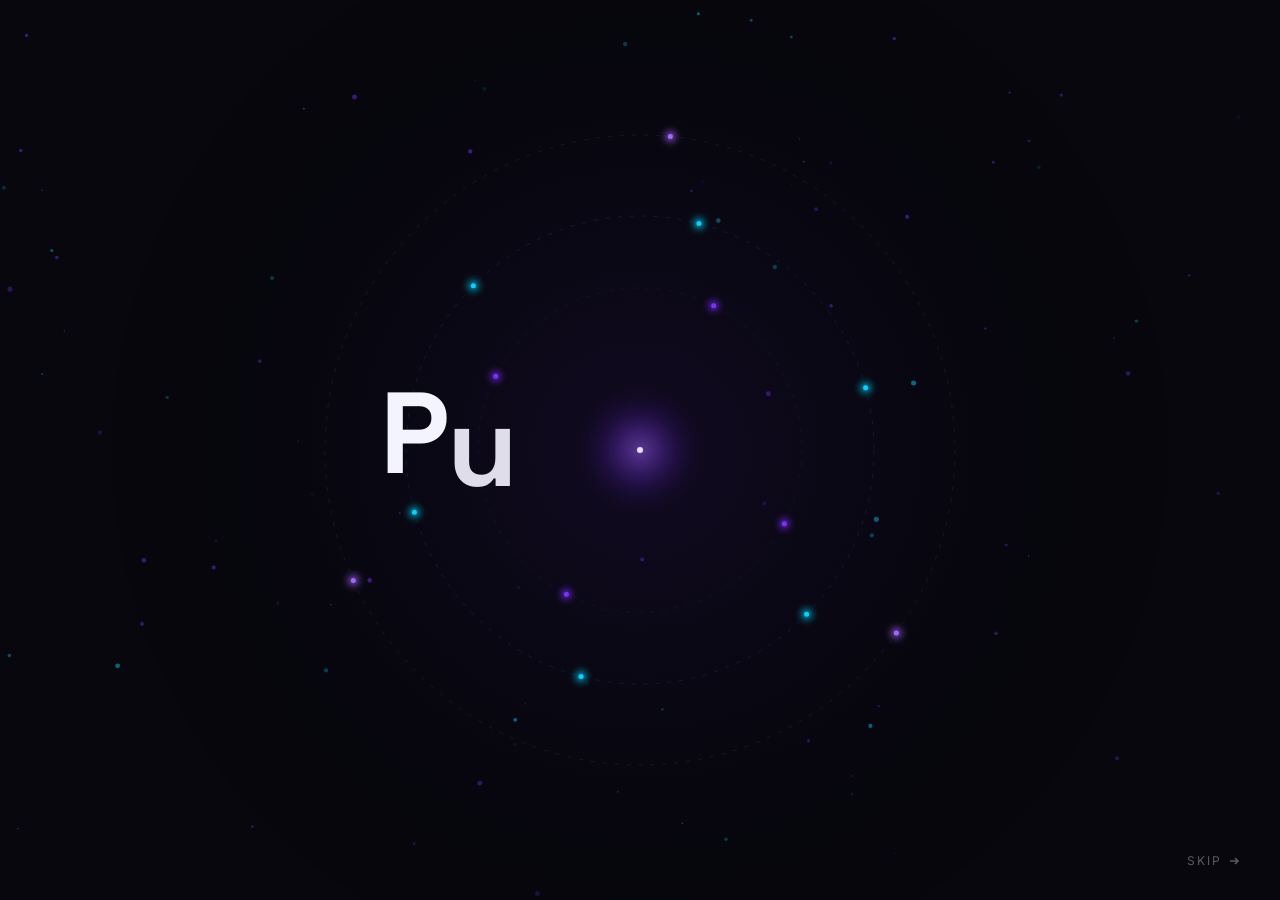
<file: index.html>
<!DOCTYPE html>
<html lang="en">
<head>
    <meta name="google-adsense-account" content="ca-pub-2591400771729107">
    <meta name='impact-site-verification' value='79e2d52f-c433-4d8e-b9e6-30e7f434c0df'>
<meta charset="UTF-8">
<meta name="viewport" content="width=device-width, initial-scale=1.0">
<meta name="color-scheme" content="dark">
<title>PurePulse — Web Design &amp; Development</title>
<meta name="description" content="PurePulse builds web experiences with sharp aesthetics, clean code, and creative instinct on every scroll. Professional websites starting at a $150 deposit.">
<meta property="og:title" content="PurePulse — Web Design &amp; Development">
<meta property="og:description" content="Design that moves people forward. Professional websites starting at a $150 deposit.">
<meta property="og:type" content="website">
<link rel="icon" type="image/svg+xml" href="favicon.svg">
<link rel="preconnect" href="https://fonts.googleapis.com">
<link rel="preconnect" href="https://fonts.gstatic.com" crossorigin>
<link href="https://fonts.googleapis.com/css2?family=Space+Grotesk:wght@300;500;700&family=Inter:wght@300;400;600&display=swap" rel="stylesheet">
<style>
*,*::before,*::after{margin:0;padding:0;box-sizing:border-box}
:root{--bg:#07070D;--v:#7B2FFF;--vg:#A066FF;--c:#00D4FF;--w:#F4F4FF;--mu:rgba(244,244,255,0.35)}
html,body{width:100%;height:100%;background:var(--bg);overflow:hidden;font-family:'Space Grotesk',sans-serif;color:var(--w)}
#intro{position:fixed;inset:0;display:flex;align-items:center;justify-content:center;z-index:100;background:var(--bg)}
canvas{position:absolute;inset:0;width:100%;height:100%}
.lw{position:relative;z-index:2;text-align:center}
.ln{font-size:clamp(3.5rem,9vw,8.5rem);font-weight:700;letter-spacing:-0.03em;line-height:1;display:flex;overflow:hidden;justify-content:center}
.char{display:inline-block;transform:translateY(120%);opacity:0}
.accent{color:var(--vg)}
.lt{margin-top:0.9rem;font-family:'Inter',sans-serif;font-size:clamp(0.7rem,1.8vw,0.95rem);font-weight:300;letter-spacing:0.3em;text-transform:uppercase;color:var(--mu);opacity:0;transform:translateY(6px);transition:opacity 0.6s,transform 0.6s}
#skip{position:absolute;bottom:2rem;right:2.5rem;z-index:3;font-family:'Inter',sans-serif;font-size:0.75rem;letter-spacing:0.15em;text-transform:uppercase;color:var(--mu);background:none;border:none;cursor:pointer;opacity:0;transition:color 0.2s;display:flex;align-items:center;gap:0.4rem}
#skip:hover{color:var(--w)}
#intro.exit{animation:out 0.85s cubic-bezier(0.76,0,0.24,1) forwards}
@keyframes out{to{opacity:0;transform:scale(1.03)}}
#site{position:fixed;inset:0;opacity:0;background:var(--bg);display:flex;flex-direction:column;align-items:center;justify-content:center;transition:opacity 0.8s ease 0.4s;font-family:'Space Grotesk',sans-serif;color:var(--w);pointer-events:none}
#site.vis{opacity:1;pointer-events:auto}
nav{position:absolute;top:0;left:0;right:0;padding:2rem 2.5rem;display:flex;align-items:center;justify-content:space-between}
.nl{font-size:1.1rem;font-weight:700;letter-spacing:-0.02em;color:var(--w);text-decoration:none}.nl span{color:var(--vg)}
.nr{display:flex;gap:2rem;list-style:none}
.nr a{font-size:0.82rem;color:var(--mu);text-decoration:none;transition:color 0.2s;font-family:'Inter',sans-serif}.nr a:hover{color:var(--w)}
.hero{text-align:center;max-width:780px;padding:0 2rem}
.hero h1{font-size:clamp(2.2rem,5.5vw,4.8rem);font-weight:700;line-height:1.05;letter-spacing:-0.03em;margin-bottom:1.4rem}
.hero h1 em{font-style:normal;color:var(--vg)}
.hero p{font-family:'Inter',sans-serif;font-size:1.05rem;font-weight:300;color:var(--mu);line-height:1.7;max-width:520px;margin:0 auto 2.2rem}
.cta{display:inline-flex;align-items:center;gap:0.5rem;background:var(--v);color:#fff;padding:0.8rem 1.9rem;border-radius:100px;font-size:0.88rem;font-weight:600;letter-spacing:0.02em;text-decoration:none;box-shadow:0 0 36px rgba(123,47,255,0.3);transition:box-shadow 0.3s,transform 0.2s;font-family:'Inter',sans-serif}
.cta:hover{box-shadow:0 0 60px rgba(123,47,255,0.5);transform:translateY(-2px)}
@media (max-width:640px){
  nav{padding:1.5rem 1.25rem}
  .nr{gap:1.1rem}
  .nr a{font-size:0.75rem}
  #skip{bottom:1.25rem;right:1.25rem}
}
</style>
</head>
<body>

<div id="intro">
  <canvas id="c"></canvas>
  <div class="lw">
    <div class="ln" id="name"></div>
    <div class="lt" id="tag">Web Design &amp; Development</div>
  </div>
  <button id="skip" aria-label="Skip intro">Skip <svg width="12" height="12" viewBox="0 0 12 12" fill="none" stroke="currentColor" stroke-width="1.5" aria-hidden="true"><path d="M2 6h8M7 3l3 3-3 3"/></svg></button>
</div>

<div id="site">
  <nav>
    <a class="nl" href="home.html">Pure<span>Pulse</span></a>
    <ul class="nr">
      <li><a href="home.html#portfolio">Work</a></li>
      <li><a href="home.html#how-it-works">Process</a></li>
      <li><a href="home.html#pricing">Pricing</a></li>
      <li><a href="home.html#consult">Contact</a></li>
    </ul>
  </nav>
  <div class="hero">
    <h1>Design that <em>moves</em><br>people forward</h1>
    <p>PurePulse builds web experiences with sharp aesthetics, clean code, and creative instinct on every scroll.</p>
    <a href="home.html#portfolio" class="cta" id="ctaWork">See our work ↗</a>
  </div>
</div>

<script>
(function(){
// Deep links (purepulse.one/#pricing etc.) and referral links
// (purepulse.one/?ref=CODE) skip the intro entirely and forward the
// full query string + hash on to home.html, where they're handled.
if((location.hash&&location.hash.length>1)||location.search){
  location.replace('home.html'+location.search+location.hash);
  return;
}

// ---- Shared: logo chars ----
var W1='Pure',W2='Pulse';
var nameEl=document.getElementById('name');
W1.split('').forEach(function(ch){var s=document.createElement('span');s.className='char';s.textContent=ch;nameEl.appendChild(s)});
W2.split('').forEach(function(ch){var s=document.createElement('span');s.className='char accent';s.textContent=ch;nameEl.appendChild(s)});
var chars=Array.prototype.slice.call(nameEl.querySelectorAll('.char'));

var cv=document.getElementById('c'),ctx=cv.getContext('2d');
var W,H,cx,cy;
function resize(){W=cv.width=window.innerWidth;H=cv.height=window.innerHeight;cx=W/2;cy=H/2}
resize();window.addEventListener('resize',resize);

function rgba(r,g,b,a){return 'rgba('+r+','+g+','+b+','+a+')'}
function eout3(t){return 1-Math.pow(1-t,3)}
function eout5(t){return 1-Math.pow(1-t,5)}

function animChars(p){
  chars.forEach(function(el,i){
    var thr=i/chars.length;
    var loc=Math.max(0,Math.min(1,(p-thr)/(1/chars.length+0.18)));
    var e=eout3(loc);
    el.style.transform='translateY('+((1-e)*120)+'%)';
    el.style.opacity=e;
  });
}
function animCharsBloom(p){
  chars.forEach(function(el,i){
    var thr=i/chars.length;
    var loc=Math.max(0,Math.min(1,(p-thr)/(1/chars.length+0.2)));
    var e=eout5(loc);
    var sc=0.4+0.6*e;
    var bl=Math.round((1-e)*12);
    el.style.transform='scale('+sc+') translateY('+((1-e)*30)+'px)';
    el.style.filter='blur('+bl+'px)';
    el.style.opacity=e;
  });
}

// ---- Variant picker ----
var VARIANT=Math.floor(Math.random()*4); // 0 orbital, 1 grid warp, 2 bloom, 3 ECG pulse
var start=null,done=false;
var D1=VARIANT===1?2400:(VARIANT===2?2000:(VARIANT===3?2200:1800));
var D2=VARIANT===2?1000:(VARIANT===1||VARIANT===3?900:800);
var D3=500;
var D4=VARIANT===1?1800:(VARIANT===3?1400:1600);
var TOTAL=D1+D2+D3+D4;
var charFn=VARIANT===2?animCharsBloom:animChars;
if(VARIANT===2){chars.forEach(function(el){el.style.transform='scale(0.4) translateY(30px)';el.style.filter='blur(12px)'})}

// ---- Variant 0: Orbital ----
var rings=[
  {r:0.18,speed:0.00022,phase:0,dots:4,col:{r:123,g:47,b:255}},
  {r:0.26,speed:-0.00015,phase:1.1,dots:6,col:{r:0,g:212,b:255}},
  {r:0.35,speed:0.00010,phase:2.5,dots:3,col:{r:160,g:102,b:255}}
];
var pts=[];
for(var i=0;i<90;i++){pts.push({x:Math.random(),y:Math.random(),vx:(Math.random()-0.5)*0.0003,vy:(Math.random()-0.5)*0.0003,s:0.6+Math.random()*2,a:0.1+Math.random()*0.4,col:Math.random()<0.6?{r:123,g:47,b:255}:{r:0,g:212,b:255}})}

function drawOrbital(ts,el,p1){
  var bg=ctx.createRadialGradient(cx,cy,0,cx,cy,Math.min(W,H)*0.6);
  bg.addColorStop(0,rgba(123,47,255,0.09));bg.addColorStop(1,'transparent');
  ctx.fillStyle=bg;ctx.fillRect(0,0,W,H);
  pts.forEach(function(p){
    p.x+=p.vx;p.y+=p.vy;
    if(p.x<0)p.x=1;if(p.x>1)p.x=0;if(p.y<0)p.y=1;if(p.y>1)p.y=0;
    ctx.beginPath();ctx.arc(p.x*W,p.y*H,p.s,0,Math.PI*2);
    ctx.fillStyle=rgba(p.col.r,p.col.g,p.col.b,p.a*p1);ctx.fill();
  });
  rings.forEach(function(ring){
    var rad=Math.min(W,H)*ring.r*p1;
    ctx.beginPath();ctx.arc(cx,cy,rad,0,Math.PI*2);
    ctx.strokeStyle=rgba(ring.col.r,ring.col.g,ring.col.b,0.12*p1);
    ctx.lineWidth=1;ctx.setLineDash([4,8]);ctx.stroke();ctx.setLineDash([]);
    for(var d=0;d<ring.dots;d++){
      var angle=ring.phase+d*(Math.PI*2/ring.dots)+ts*ring.speed;
      var dx=cx+Math.cos(angle)*rad,dy=cy+Math.sin(angle)*rad;
      var dg=ctx.createRadialGradient(dx,dy,0,dx,dy,14);
      dg.addColorStop(0,rgba(ring.col.r,ring.col.g,ring.col.b,0.7*p1));dg.addColorStop(1,'transparent');
      ctx.beginPath();ctx.arc(dx,dy,14,0,Math.PI*2);ctx.fillStyle=dg;ctx.fill();
      ctx.beginPath();ctx.arc(dx,dy,2.5,0,Math.PI*2);ctx.fillStyle=rgba(ring.col.r,ring.col.g,ring.col.b,p1);ctx.fill();
    }
  });
  if(p1>0.3){
    var cp=Math.min(1,(p1-0.3)/0.7);
    var cg=ctx.createRadialGradient(cx,cy,0,cx,cy,Math.min(W,H)*0.08);
    cg.addColorStop(0,rgba(160,102,255,0.5*cp));cg.addColorStop(0.5,rgba(123,47,255,0.15*cp));cg.addColorStop(1,'transparent');
    ctx.beginPath();ctx.arc(cx,cy,Math.min(W,H)*0.08,0,Math.PI*2);ctx.fillStyle=cg;ctx.fill();
    ctx.beginPath();ctx.arc(cx,cy,3,0,Math.PI*2);ctx.fillStyle=rgba(244,244,255,0.9*cp);ctx.fill();
  }
}

// ---- Variant 1: Grid Warp ----
var COLS=28,ROWS=18,nodes=[];
(function(){
  for(var r=0;r<=ROWS;r++)for(var c=0;c<=COLS;c++){
    var nx=c/COLS,ny=r/ROWS,dx=nx-0.5,dy=ny-0.5;
    var dist=Math.sqrt(dx*dx+dy*dy);
    nodes.push({nx:nx,ny:ny,dist:dist,phase:dist*6+Math.random()*0.5});
  }
})();
function drawGrid(ts,el,p1){
  var t=el*0.001;
  var pulse=0.5+0.5*Math.sin(t*1.8);
  var bg=ctx.createRadialGradient(cx,cy,0,cx,cy,Math.min(W,H)*0.55);
  bg.addColorStop(0,rgba(123,47,255,(0.06+pulse*0.04)*p1));
  bg.addColorStop(0.5,rgba(0,212,255,0.03*p1));
  bg.addColorStop(1,'transparent');
  ctx.fillStyle=bg;ctx.fillRect(0,0,W,H);
  var cellW=W/COLS,cellH=H/ROWS,maxWarp=Math.min(cellW,cellH)*0.55;
  function nodePos(r,c){
    var n=nodes[r*(COLS+1)+c];
    var wave=Math.sin(t*1.2+n.phase)*maxWarp*p1*(1-n.dist*0.8);
    var wave2=Math.cos(t*0.9+n.phase*1.3)*maxWarp*0.4*p1*(1-n.dist*0.6);
    return{x:n.nx*W+wave*0.5+wave2*0.3,y:n.ny*H+wave*0.4+wave2*0.5}
  }
  var r,c,a,b,frac,alpha;
  for(r=0;r<=ROWS;r++)for(c=0;c<COLS;c++){
    a=nodePos(r,c);b=nodePos(r,c+1);
    frac=1-(Math.abs(r/ROWS-0.5)*2);alpha=0.06*frac*p1;
    ctx.beginPath();ctx.moveTo(a.x,a.y);ctx.lineTo(b.x,b.y);
    ctx.strokeStyle=rgba(123,47,255,alpha);ctx.lineWidth=0.8;ctx.stroke();
  }
  for(c=0;c<=COLS;c++)for(r=0;r<ROWS;r++){
    a=nodePos(r,c);b=nodePos(r+1,c);
    frac=1-(Math.abs(c/COLS-0.5)*2);alpha=0.06*frac*p1;
    ctx.beginPath();ctx.moveTo(a.x,a.y);ctx.lineTo(b.x,b.y);
    ctx.strokeStyle=rgba(0,212,255,alpha);ctx.lineWidth=0.8;ctx.stroke();
  }
  for(r=0;r<=ROWS;r++)for(c=0;c<=COLS;c++){
    var n=nodes[r*(COLS+1)+c];
    if(n.dist>0.3)continue;
    var pos=nodePos(r,c);
    var brightness=(0.3-n.dist)/0.3;
    var flicker=0.7+0.3*Math.sin(t*3+n.phase*2);
    ctx.beginPath();ctx.arc(pos.x,pos.y,1.5,0,Math.PI*2);
    ctx.fillStyle=rgba(160,102,255,brightness*flicker*p1*0.7);ctx.fill();
  }
  if(p1<0.8){
    var scanY=p1*(1/0.8)*H;
    var sg=ctx.createLinearGradient(0,scanY-60,0,scanY+10);
    sg.addColorStop(0,'transparent');sg.addColorStop(0.7,rgba(123,47,255,0.06));sg.addColorStop(1,rgba(0,212,255,0.18));
    ctx.fillStyle=sg;ctx.fillRect(0,scanY-60,W,70);
  }
}

// ---- Variant 2: Bloom ----
var blooms=[];[0,200,450,750,1100,1500].forEach(function(delay){
  blooms.push({delay:delay,r:0,maxR:0,alpha:0,born:false,col:Math.random()<0.6?[123,47,255]:[0,212,255]});
});
var tendrils=[];
(function(){
  var len=Math.min(window.innerWidth,window.innerHeight)*0.32;
  for(var i=0;i<14;i++){
    var angle=(i/14)*Math.PI*2;
    tendrils.push({
      angle:angle,len:len,
      cp1:{dx:Math.cos(angle+0.8)*len*0.4,dy:Math.sin(angle+0.8)*len*0.4},
      cp2:{dx:Math.cos(angle-0.5)*len*0.8,dy:Math.sin(angle-0.5)*len*0.8},
      col:Math.random()<0.5?[123,47,255]:[0,212,255],
      progress:0
    });
  }
})();
function drawBloom(ts,el,p1){
  var t=el*0.001;
  var breath=0.5+0.5*Math.sin(t*1.5);
  var bg=ctx.createRadialGradient(cx,cy,0,cx,cy,Math.min(W,H)*0.6);
  bg.addColorStop(0,rgba(123,47,255,(0.05+breath*0.03)*p1));
  bg.addColorStop(0.6,rgba(0,212,255,0.02*p1));
  bg.addColorStop(1,'transparent');
  ctx.fillStyle=bg;ctx.fillRect(0,0,W,H);
  blooms.forEach(function(b){
    if(el<b.delay)return;
    if(!b.born){b.born=true;b.maxR=Math.min(W,H)*(0.25+Math.random()*0.25)}
    var age=(el-b.delay)*0.0008;
    b.r=Math.min(b.maxR,b.maxR*eout5(Math.min(1,age)));
    b.alpha=age<0.5?age*2:(2-age*1.5);
    if(b.alpha<=0)return;
    [{w:b.r*0.18,o:0.04},{w:b.r*0.06,o:0.08},{w:2,o:0.25}].forEach(function(l){
      ctx.beginPath();ctx.arc(cx,cy,Math.max(1,b.r),0,Math.PI*2);
      ctx.strokeStyle=rgba(b.col[0],b.col[1],b.col[2],b.alpha*l.o*p1);
      ctx.lineWidth=l.w;ctx.stroke();
    });
  });
  tendrils.forEach(function(td,i){
    var delay=i*120;
    if(el<delay)return;
    td.progress=Math.min(1,(el-delay)/(D1*0.7));
    var ep=eout3(td.progress);
    var ex=cx+Math.cos(td.angle)*td.len*ep;
    var ey=cy+Math.sin(td.angle)*td.len*ep;
    ctx.beginPath();ctx.moveTo(cx,cy);
    ctx.bezierCurveTo(cx+td.cp1.dx*ep,cy+td.cp1.dy*ep,cx+td.cp2.dx*ep,cy+td.cp2.dy*ep,ex,ey);
    var alpha=(0.5-Math.abs(td.progress-0.5))*0.3;
    ctx.strokeStyle=rgba(td.col[0],td.col[1],td.col[2],alpha*p1);
    ctx.lineWidth=1.5;ctx.stroke();
    if(td.progress>0.1&&td.progress<0.95){
      var tg=ctx.createRadialGradient(ex,ey,0,ex,ey,12);
      tg.addColorStop(0,rgba(td.col[0],td.col[1],td.col[2],0.5*td.progress*p1));
      tg.addColorStop(1,'transparent');
      ctx.beginPath();ctx.arc(ex,ey,12,0,Math.PI*2);ctx.fillStyle=tg;ctx.fill();
    }
  });
  if(p1>0.2){
    var cp=Math.min(1,(p1-0.2)/0.8);
    var pls=0.5+0.5*Math.sin(t*4);
    var rr=Math.min(W,H)*0.06*(1+pls*0.2);
    var cg=ctx.createRadialGradient(cx,cy,0,cx,cy,rr);
    cg.addColorStop(0,rgba(244,244,255,0.85*cp));
    cg.addColorStop(0.3,rgba(160,102,255,0.4*cp));
    cg.addColorStop(1,'transparent');
    ctx.beginPath();ctx.arc(cx,cy,rr,0,Math.PI*2);ctx.fillStyle=cg;ctx.fill();
    ctx.beginPath();ctx.arc(cx,cy,3,0,Math.PI*2);ctx.fillStyle=rgba(244,244,255,cp);ctx.fill();
  }
}

// ---- Variant 3: ECG Pulse ----
var VCOL={r:123,g:47,b:255},CCOL={r:0,g:212,b:255};
function buildWavePoints(w,h){
  var y0=h*0.5,baseAmp=h*0.12,wp=[],steps=600;
  for(var i=0;i<=steps;i++){
    var t=i/steps,x=t*w,y=y0,local;
    if(t<0.25){local=t/0.25;y=y0+Math.sin(local*Math.PI*4)*baseAmp*0.15*local}
    else if(t<0.35){local=(t-0.25)/0.1;y=y0-baseAmp*2.6*Math.sin(local*Math.PI)}
    else if(t<0.42){local=(t-0.35)/0.07;y=y0+baseAmp*1.1*Math.sin(local*Math.PI)}
    else if(t<0.52){local=(t-0.42)/0.10;y=y0-baseAmp*0.6*Math.sin(local*Math.PI)}
    else if(t<0.75){local=(t-0.52)/0.23;y=y0+Math.sin(local*Math.PI*3+Math.PI)*baseAmp*0.08*(1-local)}
    wp.push({x:x,y:y});
  }
  return wp;
}
var ecgParticles=[];
function spawnEcgParticle(x,y){
  ecgParticles.push({x:x,y:y,vx:(Math.random()-0.5)*1.2,vy:(Math.random()-0.85)*1.6,life:1,decay:0.012+Math.random()*0.014,size:1.5+Math.random()*2.5,col:Math.random()<0.5?VCOL:CCOL});
}
function drawECG(ts,el,p1){
  var bgGlow=ctx.createRadialGradient(cx,cy,0,cx,cy,W*0.5);
  bgGlow.addColorStop(0,rgba(VCOL.r,VCOL.g,VCOL.b,0.07));
  bgGlow.addColorStop(1,'transparent');
  ctx.fillStyle=bgGlow;ctx.fillRect(0,0,W,H);
  var wavePoints=buildWavePoints(W,H);
  if(p1>0){
    var endIdx=Math.floor(p1*(wavePoints.length-1)),i;
    ctx.beginPath();ctx.moveTo(wavePoints[0].x,wavePoints[0].y);
    for(i=1;i<=endIdx;i++)ctx.lineTo(wavePoints[i].x,wavePoints[i].y);
    ctx.strokeStyle=rgba(VCOL.r,VCOL.g,VCOL.b,0.18);ctx.lineWidth=18;
    ctx.lineCap='round';ctx.lineJoin='round';
    ctx.filter='blur(10px)';ctx.stroke();ctx.filter='none';
    ctx.beginPath();ctx.moveTo(wavePoints[0].x,wavePoints[0].y);
    for(i=1;i<=endIdx;i++)ctx.lineTo(wavePoints[i].x,wavePoints[i].y);
    ctx.strokeStyle=rgba(VCOL.r,VCOL.g,VCOL.b,0.45);ctx.lineWidth=5;
    ctx.filter='blur(3px)';ctx.stroke();ctx.filter='none';
    var grad=ctx.createLinearGradient(0,0,W,0);
    grad.addColorStop(0,rgba(VCOL.r,VCOL.g,VCOL.b,0.9));
    grad.addColorStop(0.5,rgba(VCOL.r,VCOL.g,VCOL.b,1));
    grad.addColorStop(1,rgba(CCOL.r,CCOL.g,CCOL.b,1));
    ctx.beginPath();ctx.moveTo(wavePoints[0].x,wavePoints[0].y);
    for(i=1;i<=endIdx;i++)ctx.lineTo(wavePoints[i].x,wavePoints[i].y);
    ctx.strokeStyle=grad;ctx.lineWidth=1.8;ctx.stroke();
    var tip=wavePoints[endIdx];
    var dotGlow=ctx.createRadialGradient(tip.x,tip.y,0,tip.x,tip.y,24);
    dotGlow.addColorStop(0,rgba(CCOL.r,CCOL.g,CCOL.b,0.9));
    dotGlow.addColorStop(0.3,rgba(VCOL.r,VCOL.g,VCOL.b,0.5));
    dotGlow.addColorStop(1,'transparent');
    ctx.beginPath();ctx.arc(tip.x,tip.y,24,0,Math.PI*2);ctx.fillStyle=dotGlow;ctx.fill();
    ctx.beginPath();ctx.arc(tip.x,tip.y,3.5,0,Math.PI*2);ctx.fillStyle=rgba(CCOL.r,CCOL.g,CCOL.b,1);ctx.fill();
    if(p1<0.99&&Math.random()<0.4)spawnEcgParticle(tip.x,tip.y);
  }
  for(var j=ecgParticles.length-1;j>=0;j--){
    var p=ecgParticles[j];
    p.x+=p.vx;p.y+=p.vy;p.vy+=0.04;p.life-=p.decay;
    if(p.life<=0){ecgParticles.splice(j,1);continue}
    ctx.beginPath();ctx.arc(p.x,p.y,p.size*p.life,0,Math.PI*2);
    ctx.fillStyle=rgba(p.col.r,p.col.g,p.col.b,p.life*0.8);ctx.fill();
  }
  if(p1>0.1){
    ctx.fillStyle=rgba(VCOL.r,VCOL.g,VCOL.b,0.015);
    for(var yy=0;yy<H;yy+=4)ctx.fillRect(0,yy,W,1);
  }
}

var draws=[drawOrbital,drawGrid,drawBloom,drawECG];

function frame(ts){
  if(!start)start=ts;
  var el=ts-start;
  if(done)return;
  ctx.clearRect(0,0,W,H);
  var p1=Math.min(1,el/D1);
  draws[VARIANT](ts,el,p1);
  if(el>D1)charFn(Math.min(1,(el-D1)/D2));
  if(el>D1+D2){
    var p3=eout3(Math.min(1,(el-D1-D2)/D3));
    var tg=document.getElementById('tag');
    tg.style.opacity=p3;tg.style.transform='translateY('+((1-p3)*6)+'px)';
  }
  if(el>500)document.getElementById('skip').style.opacity=Math.min(1,(el-500)/400);
  if(el>TOTAL){exitIntro();return}
  requestAnimationFrame(frame);
}

function exitIntro(){
  if(done)return;done=true;
  charFn(1);
  chars.forEach(function(el){el.style.filter='none'});
  var tg=document.getElementById('tag');tg.style.opacity=1;tg.style.transform='translateY(0)';
  var intro=document.getElementById('intro');
  intro.classList.add('exit');
  setTimeout(function(){document.getElementById('site').classList.add('vis');intro.style.pointerEvents='none'},300);
  setTimeout(function(){intro.style.display='none'},1200);
}

// Safety: never trap the user — force exit after 9s no matter what
setTimeout(exitIntro,9000);

document.getElementById('skip').addEventListener('click',exitIntro);
if(window.matchMedia('(prefers-reduced-motion:reduce)').matches){
  charFn(1);chars.forEach(function(el){el.style.filter='none'});
  setTimeout(exitIntro,800);
}else{
  requestAnimationFrame(frame);
}
})();
</script>
</body>
</html>
</file>
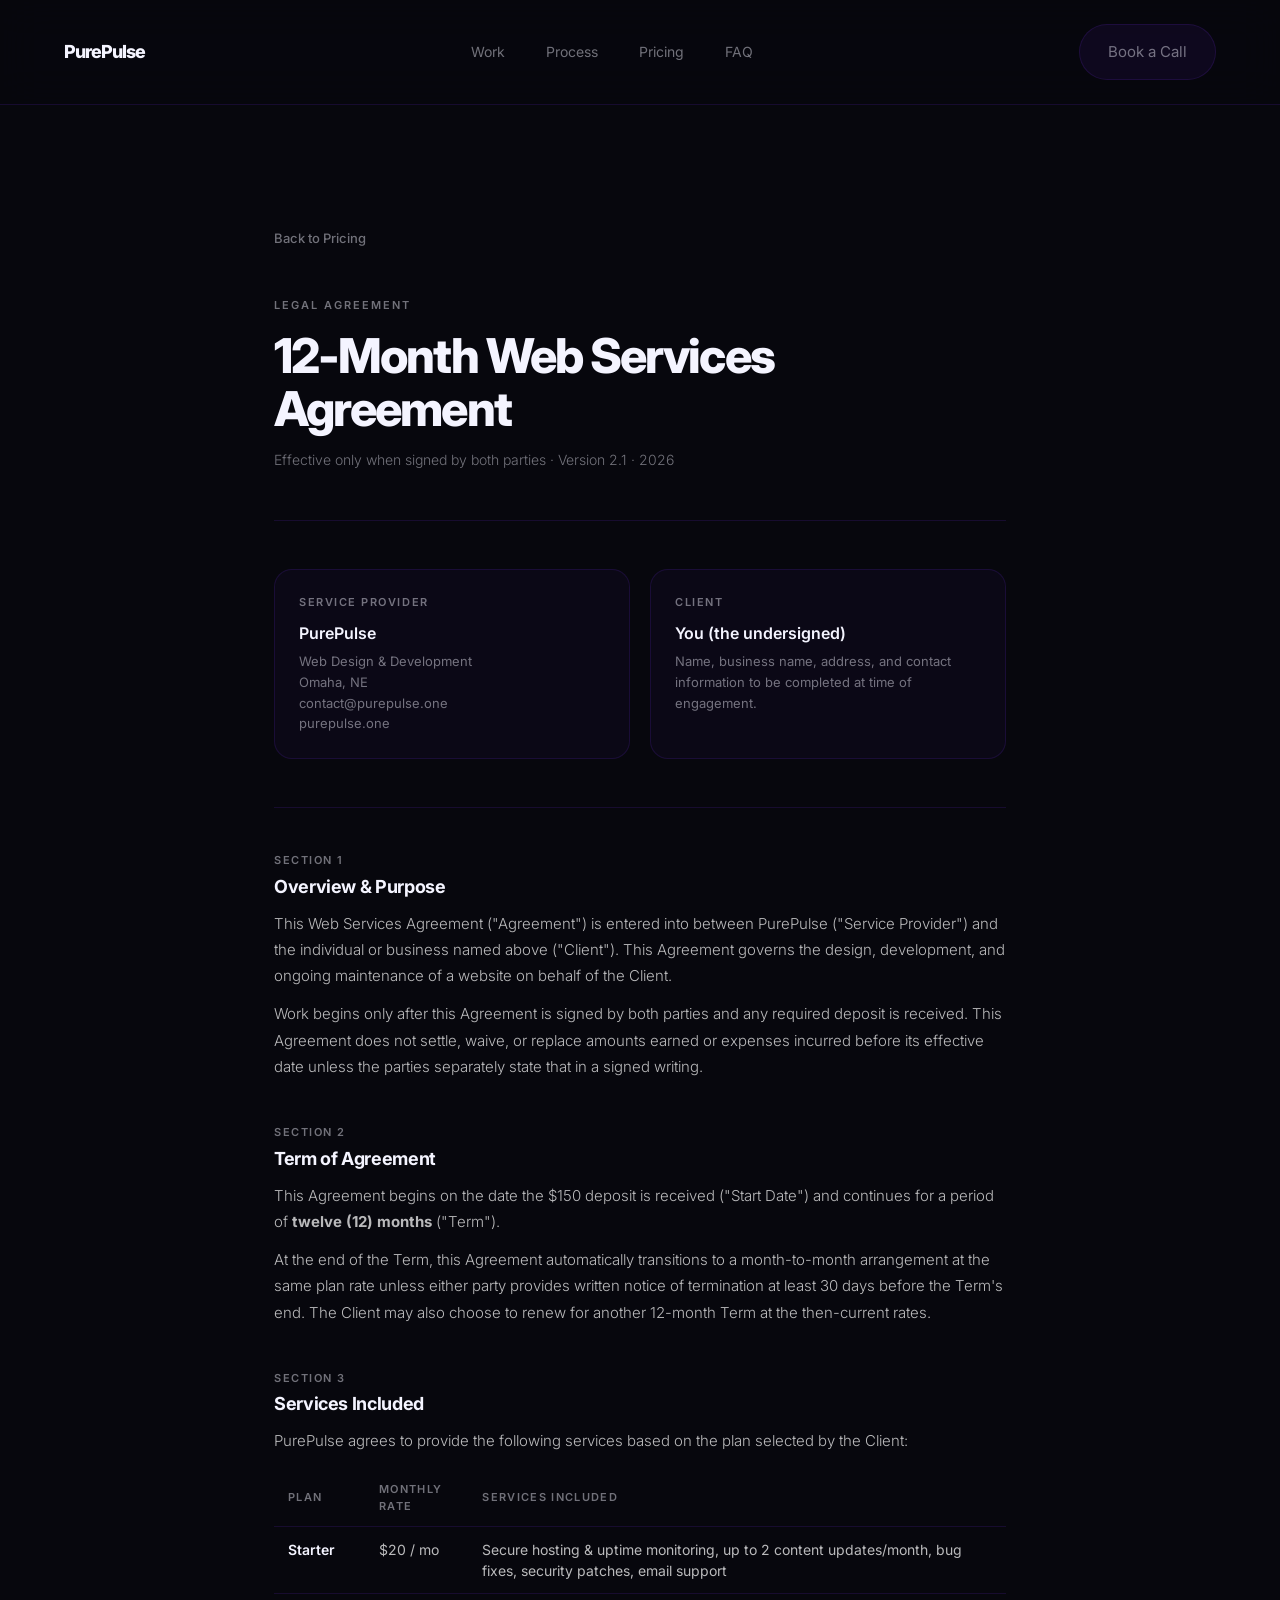
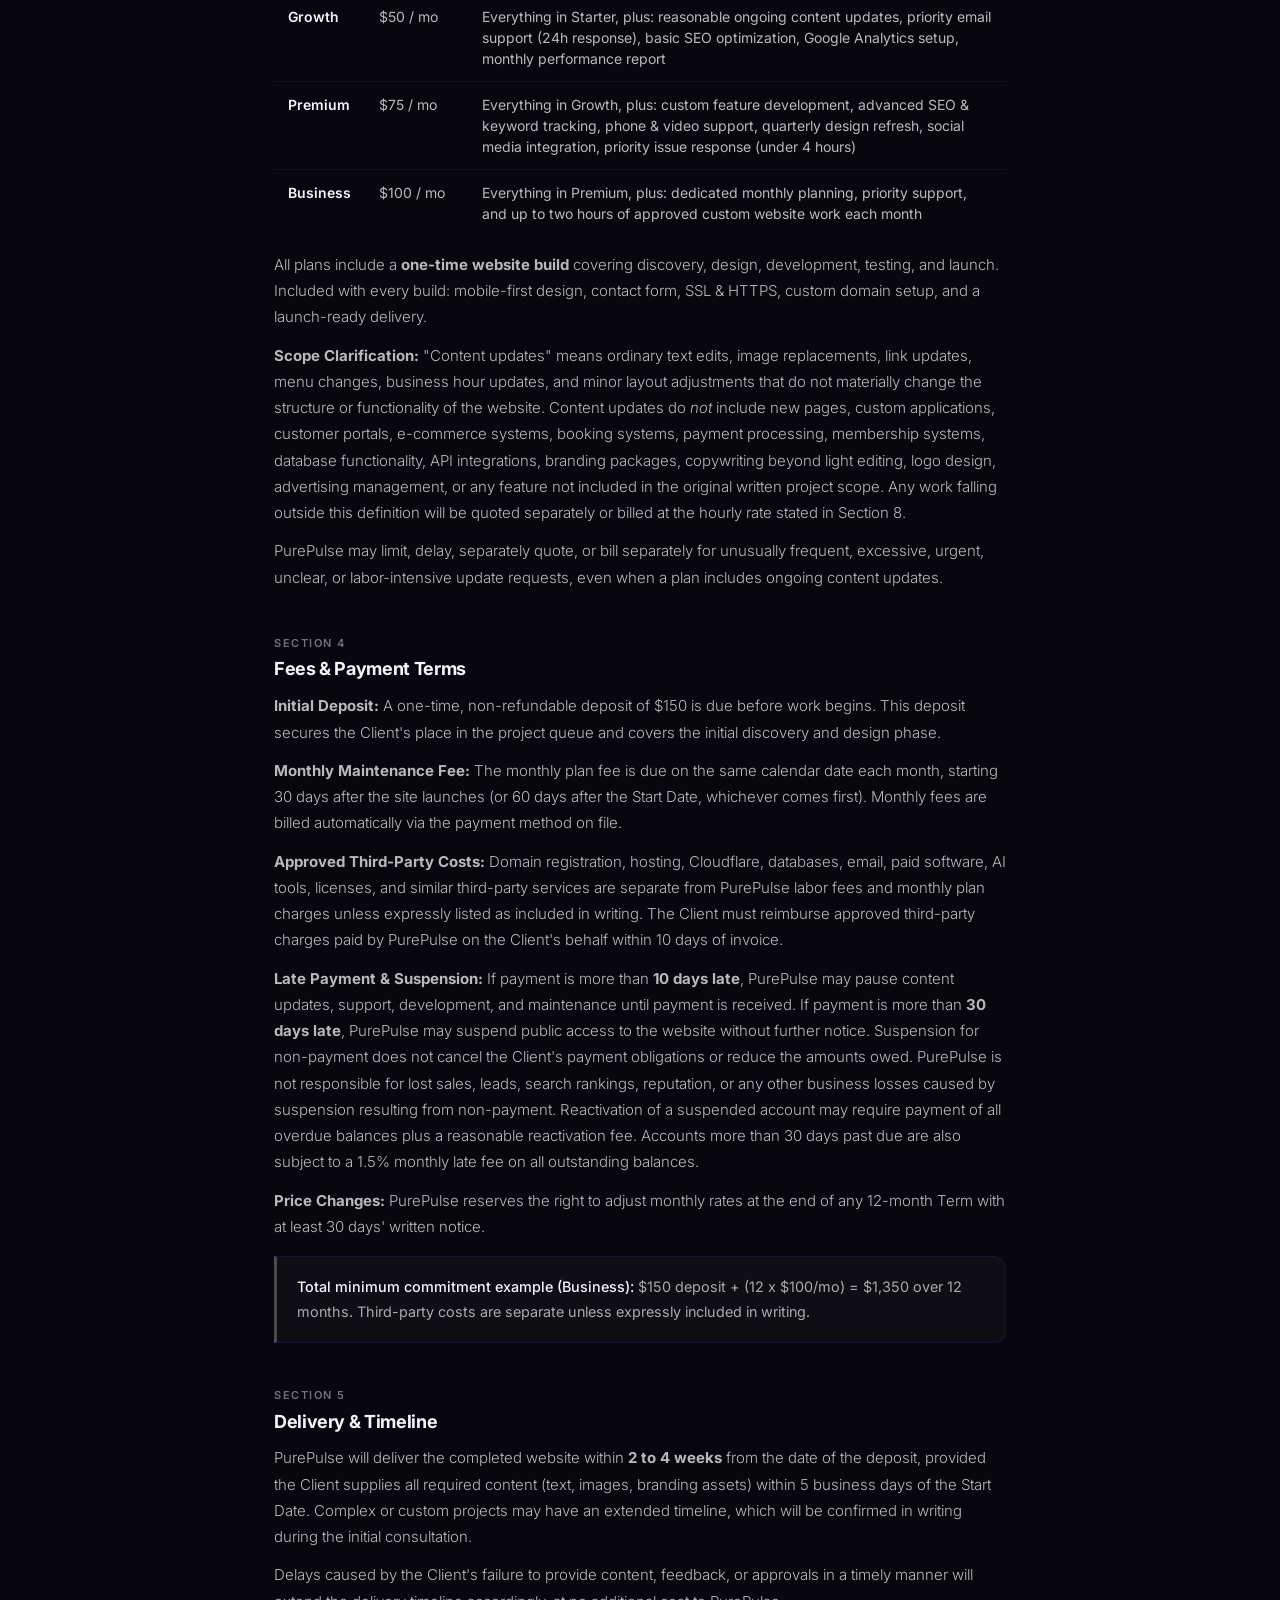
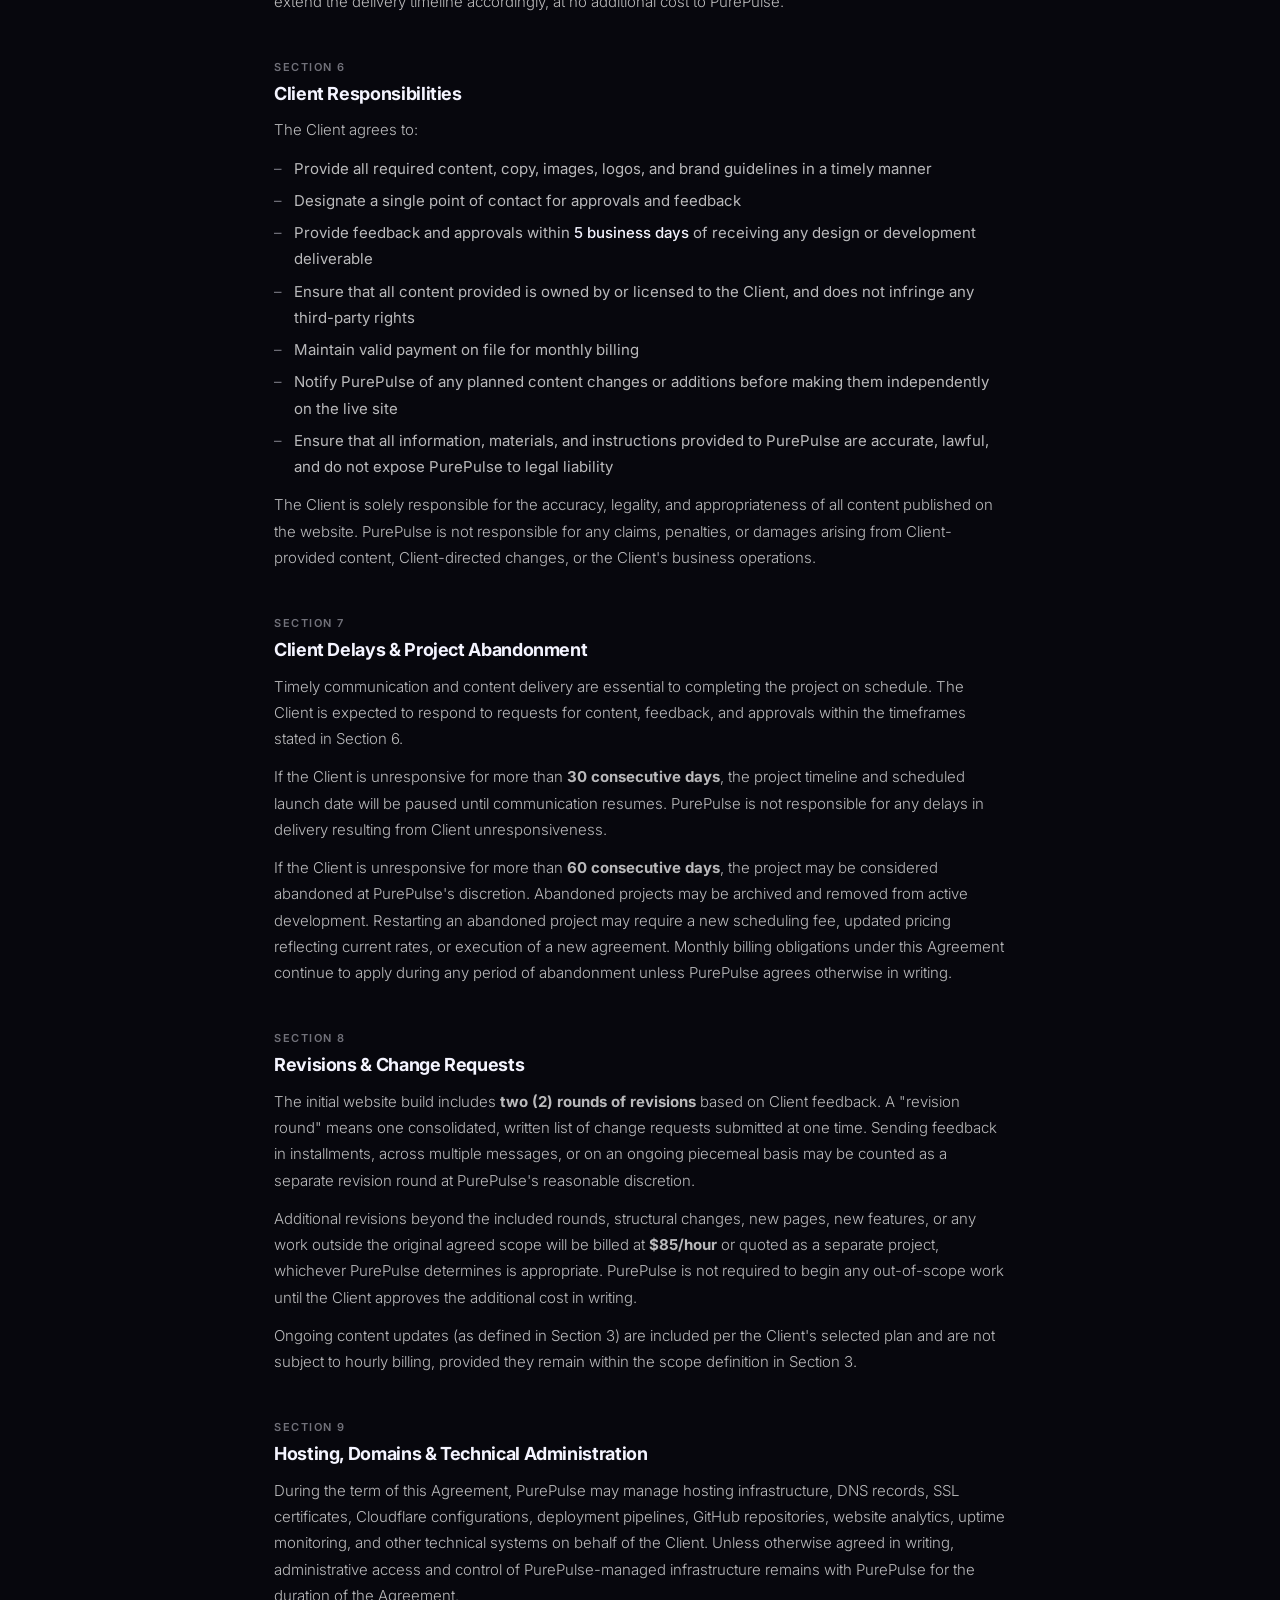
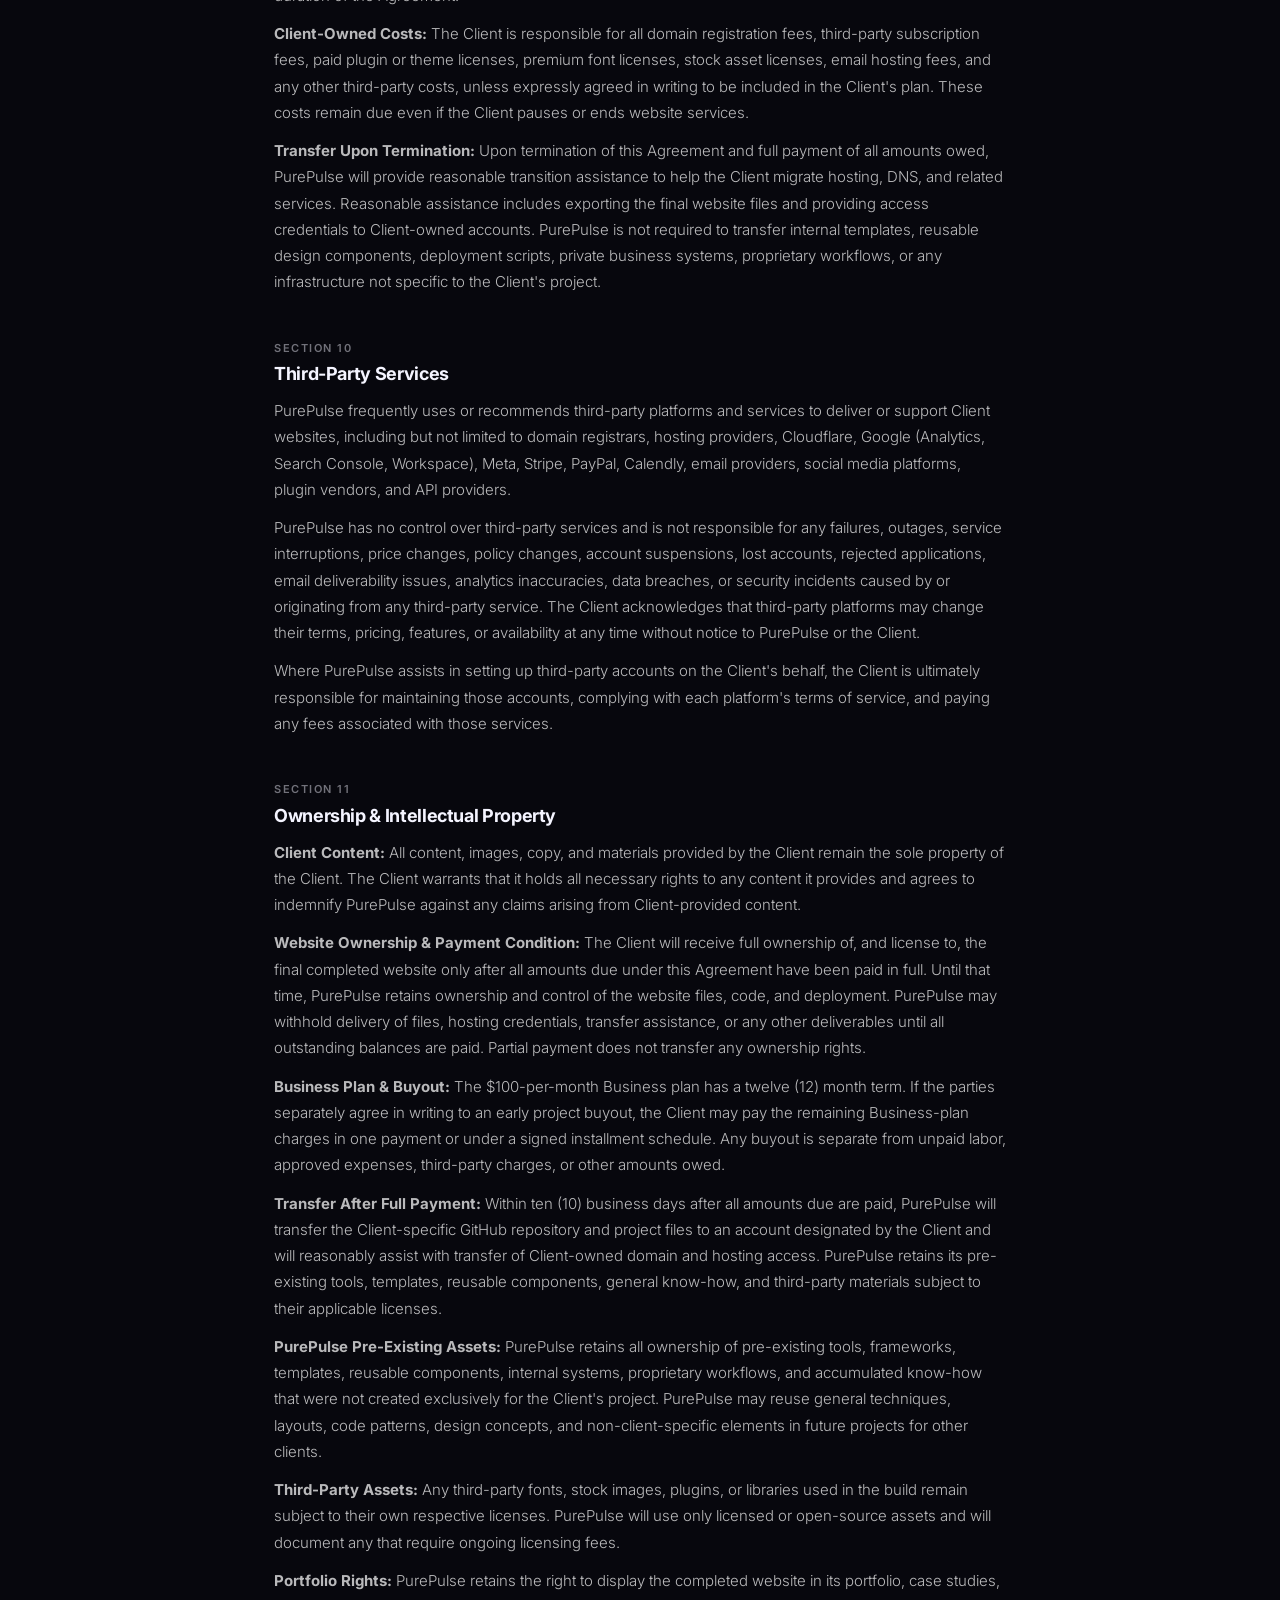
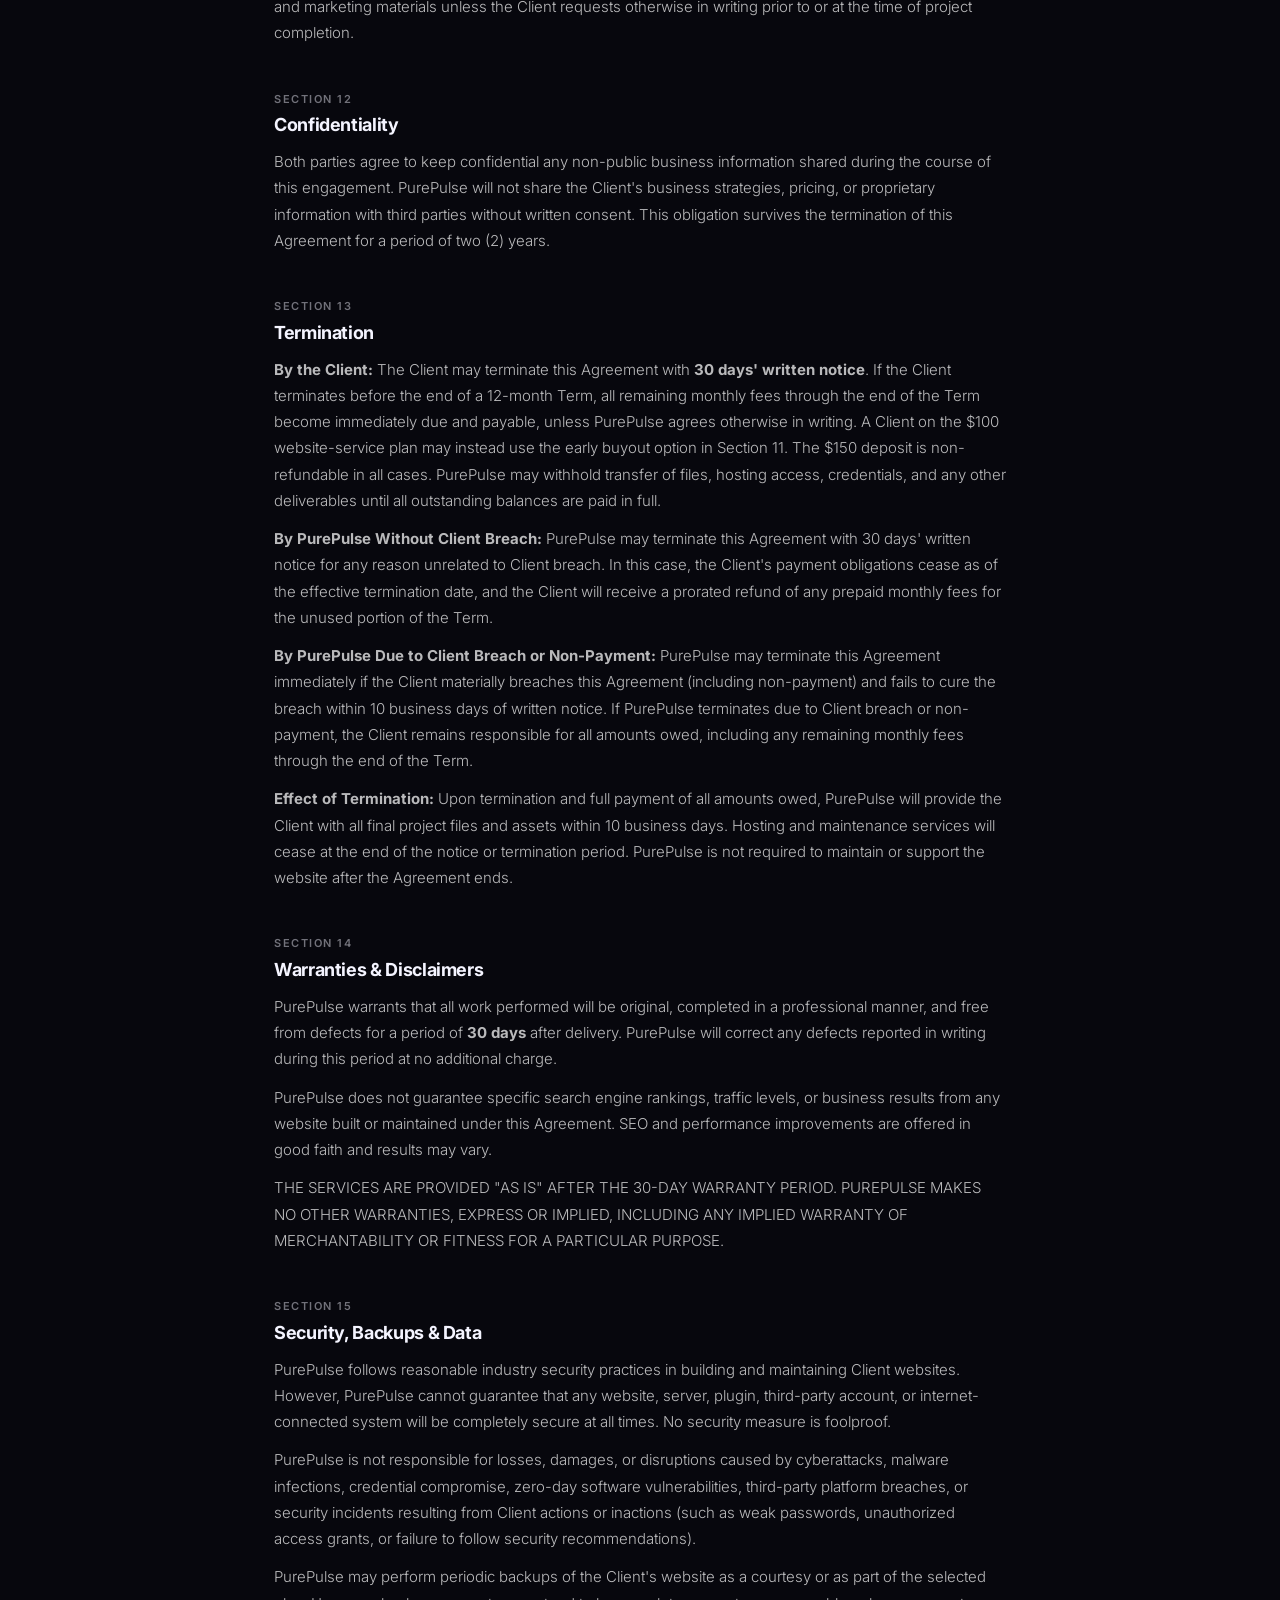
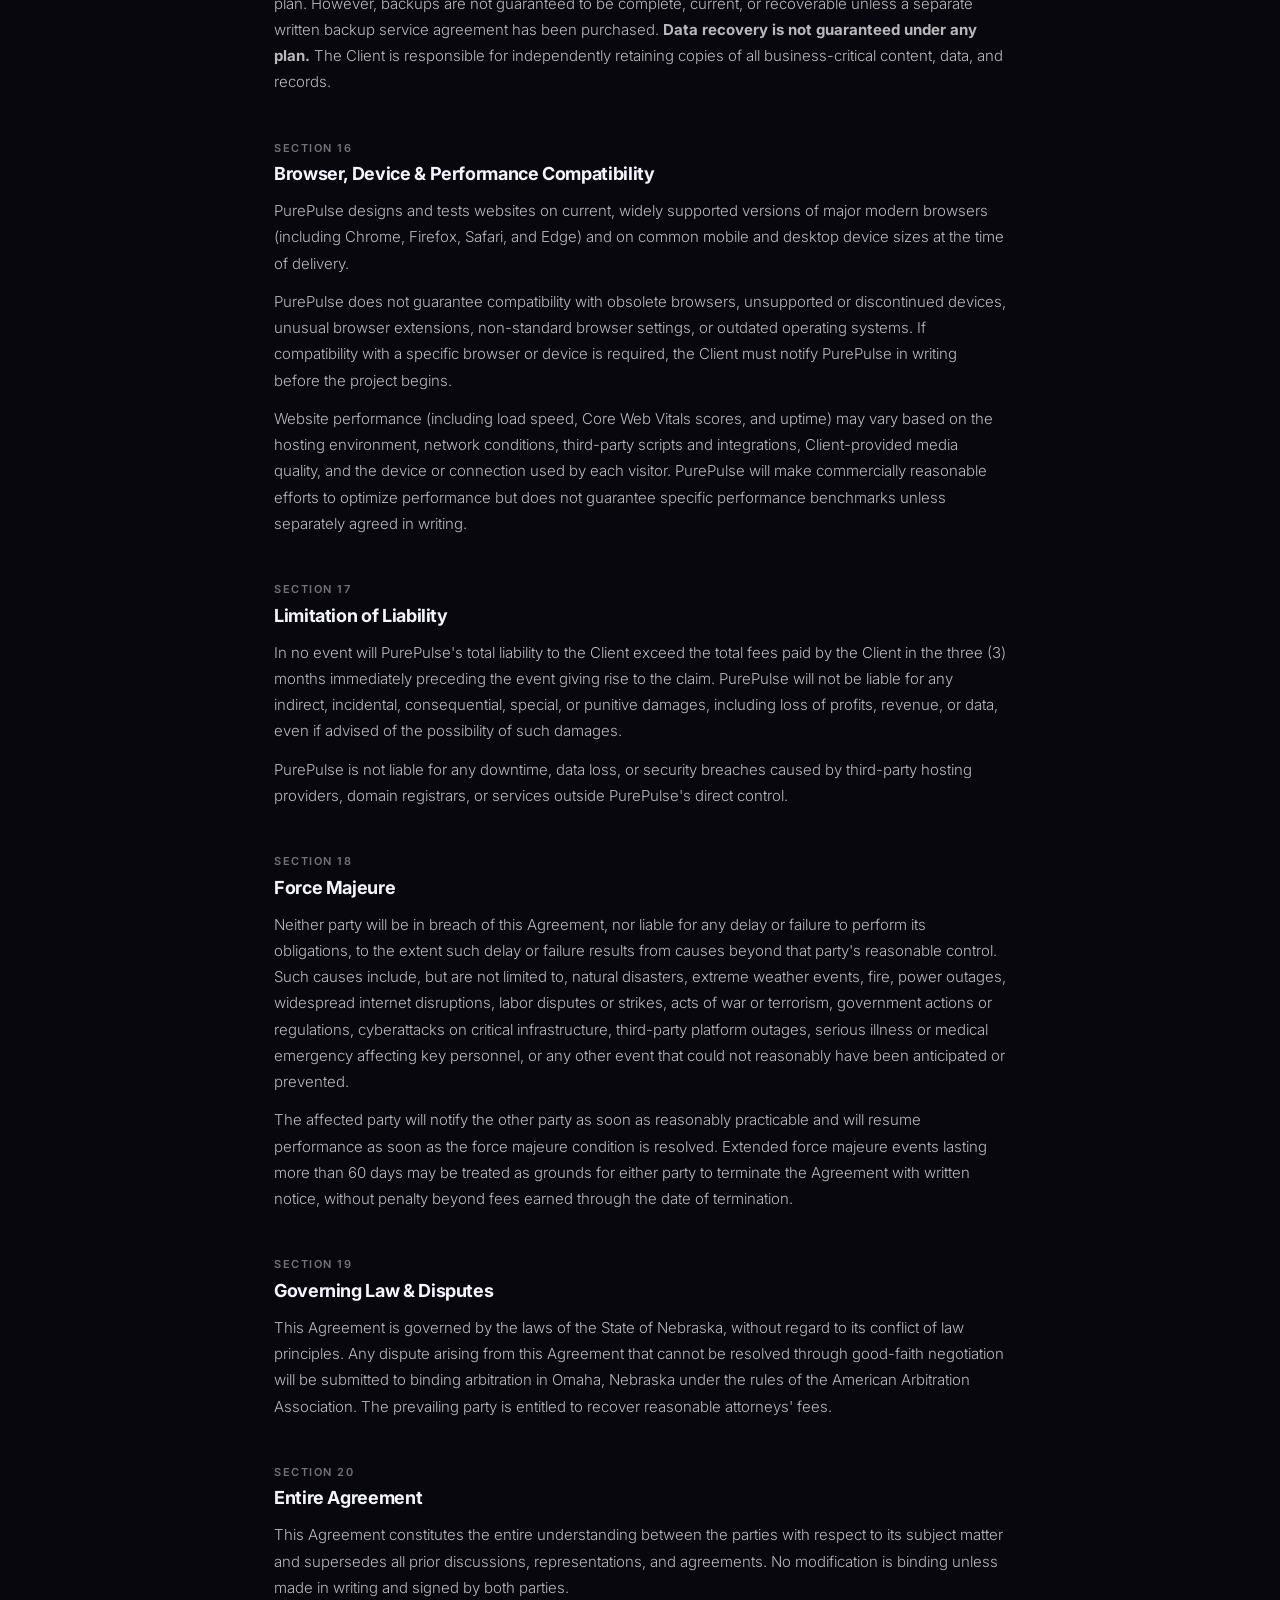
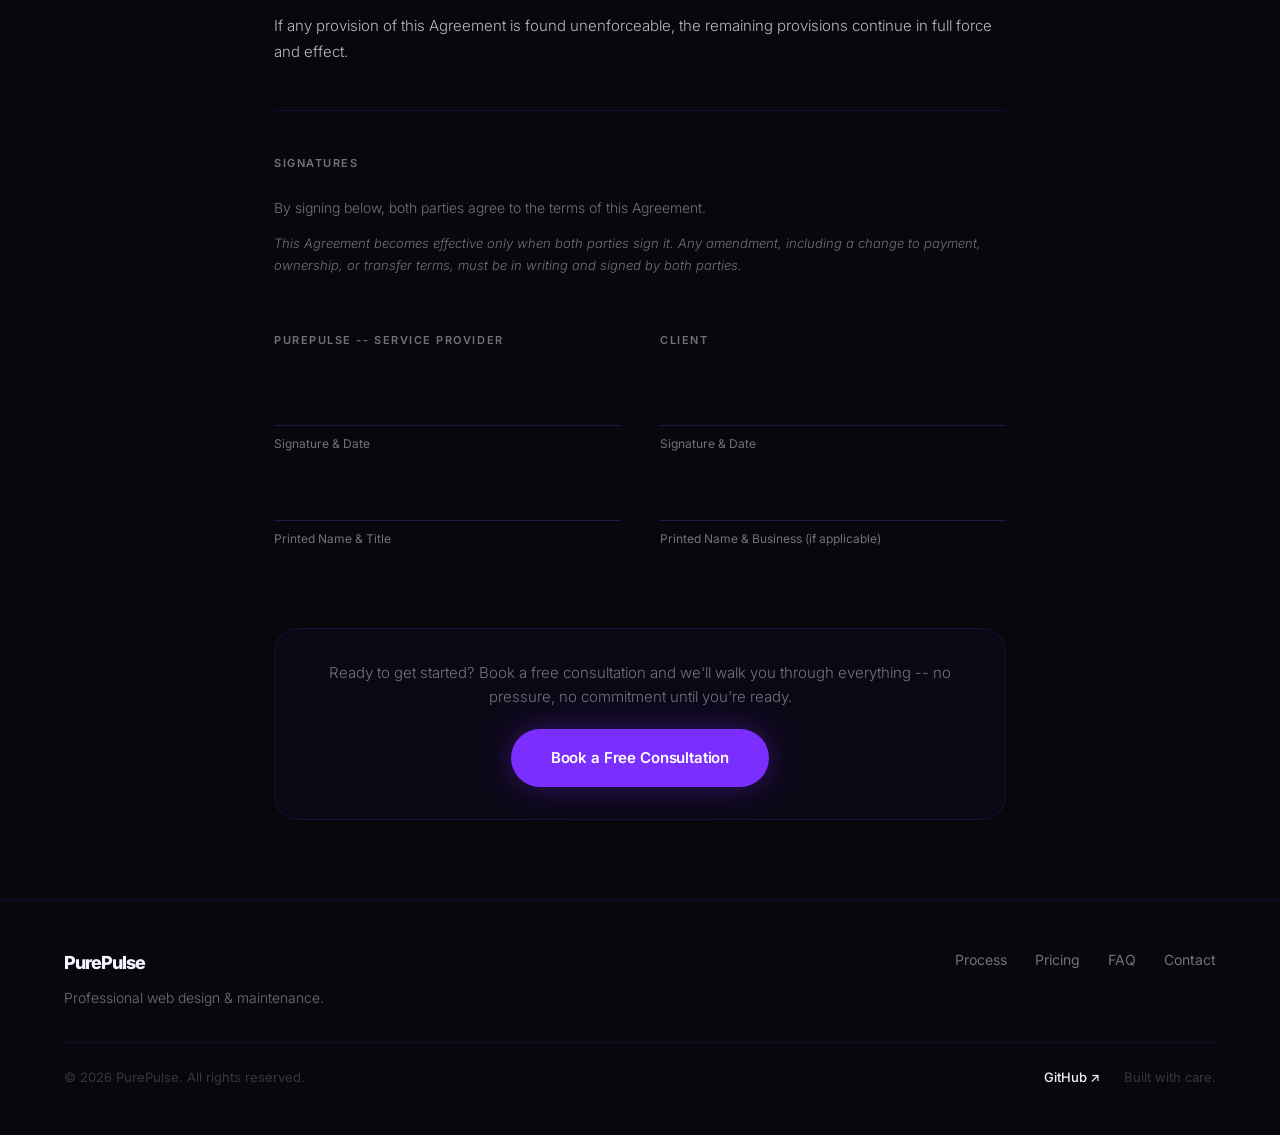
<file: contract.html>
<!DOCTYPE html>
<html lang="en">
<head>
    <meta charset="UTF-8">
    <meta name="viewport" content="width=device-width, initial-scale=1.0">
    <meta name="color-scheme" content="dark">
    <title>12-Month Service Agreement — PurePulse</title>
    <link rel="stylesheet" href="style.css">
    <link rel="preconnect" href="https://fonts.googleapis.com">
    <link rel="preconnect" href="https://fonts.gstatic.com" crossorigin>
    <link href="https://fonts.googleapis.com/css2?family=Inter:wght@300;400;500;600;700;800&amp;display=swap" rel="stylesheet">
    <link rel="icon" type="image/svg+xml" href="favicon.svg">
    <style>
        .contract-wrap {
            max-width: 780px;
            margin: 0 auto;
            padding: 120px 24px 80px;
        }

        .contract-back {
            display: inline-flex;
            align-items: center;
            gap: 6px;
            font-size: 0.8125rem;
            font-weight: 500;
            color: var(--text-muted);
            margin-bottom: 48px;
            transition: color 0.2s ease;
        }
        .contract-back:hover { color: var(--text); }

        .contract-eyebrow {
            font-size: 0.6875rem;
            font-weight: 600;
            letter-spacing: 0.18em;
            text-transform: uppercase;
            color: var(--text-muted);
            margin-bottom: 16px;
        }

        .contract-title {
            font-size: clamp(2rem, 5vw, 3rem);
            font-weight: 800;
            letter-spacing: -0.04em;
            line-height: 1.1;
            margin-bottom: 12px;
        }

        .contract-meta {
            font-size: 0.875rem;
            color: var(--text-muted);
            margin-bottom: 48px;
            padding-bottom: 48px;
            border-bottom: 1px solid var(--border);
        }

        .contract-parties {
            display: grid;
            grid-template-columns: 1fr 1fr;
            gap: 20px;
            margin-bottom: 48px;
        }

        @media (max-width: 600px) {
            .contract-parties { grid-template-columns: 1fr; }
        }

        .party-card {
            background: var(--bg-card);
            border: 1px solid var(--border);
            border-radius: var(--radius-md);
            padding: 24px;
        }

        .party-label {
            font-size: 0.6875rem;
            font-weight: 600;
            letter-spacing: 0.14em;
            text-transform: uppercase;
            color: var(--text-muted);
            margin-bottom: 10px;
        }

        .party-name {
            font-size: 1rem;
            font-weight: 600;
            color: var(--text);
            margin-bottom: 4px;
        }

        .party-detail {
            font-size: 0.8125rem;
            color: var(--text-muted);
            line-height: 1.6;
        }

        .contract-section {
            margin-bottom: 44px;
        }

        .contract-section-num {
            font-size: 0.6875rem;
            font-weight: 600;
            letter-spacing: 0.14em;
            text-transform: uppercase;
            color: var(--text-muted);
            margin-bottom: 8px;
        }

        .contract-section h2 {
            font-size: 1.125rem;
            font-weight: 700;
            letter-spacing: -0.02em;
            color: var(--text);
            margin-bottom: 14px;
        }

        .contract-section p {
            font-size: 0.9375rem;
            color: rgba(255, 255, 255, 0.72);
            line-height: 1.75;
            margin-bottom: 12px;
        }

        .contract-section p:last-child { margin-bottom: 0; }

        .contract-section ul {
            list-style: none;
            padding: 0;
            margin: 0 0 12px;
        }

        .contract-section ul li {
            font-size: 0.9375rem;
            color: rgba(255, 255, 255, 0.72);
            line-height: 1.75;
            padding-left: 20px;
            position: relative;
            margin-bottom: 6px;
        }

        .contract-section ul li::before {
            content: '–';
            position: absolute;
            left: 0;
            color: var(--text-muted);
        }

        .contract-section ul li strong {
            color: var(--text);
            font-weight: 500;
        }

        .contract-divider {
            border: none;
            border-top: 1px solid var(--border);
            margin: 44px 0;
        }

        .plan-table {
            width: 100%;
            border-collapse: collapse;
            margin: 16px 0 0;
            font-size: 0.875rem;
        }

        .plan-table th {
            text-align: left;
            font-size: 0.6875rem;
            font-weight: 600;
            letter-spacing: 0.12em;
            text-transform: uppercase;
            color: var(--text-muted);
            padding: 10px 14px;
            border-bottom: 1px solid var(--border);
        }

        .plan-table td {
            padding: 12px 14px;
            color: rgba(255, 255, 255, 0.72);
            border-bottom: 1px solid var(--border);
            line-height: 1.5;
            vertical-align: top;
        }

        .plan-table tr:last-child td { border-bottom: none; }

        .plan-table td:first-child {
            font-weight: 600;
            color: var(--text);
            white-space: nowrap;
        }

        .contract-highlight {
            background: rgba(255, 255, 255, 0.03);
            border: 1px solid var(--border);
            border-left: 3px solid rgba(255, 255, 255, 0.25);
            border-radius: 0 var(--radius-sm) var(--radius-sm) 0;
            padding: 18px 20px;
            margin: 16px 0;
            font-size: 0.9rem;
            color: rgba(255, 255, 255, 0.65);
            line-height: 1.7;
        }

        .contract-highlight strong { color: var(--text); font-weight: 500; }

        .sig-block {
            margin-top: 56px;
            display: grid;
            grid-template-columns: 1fr 1fr;
            gap: 40px;
        }

        @media (max-width: 600px) {
            .sig-block { grid-template-columns: 1fr; }
        }

        .sig-party { }

        .sig-party-label {
            font-size: 0.6875rem;
            font-weight: 600;
            letter-spacing: 0.14em;
            text-transform: uppercase;
            color: var(--text-muted);
            margin-bottom: 32px;
        }

        .sig-line {
            border-bottom: 1px solid var(--border-strong);
            margin-bottom: 8px;
            height: 44px;
        }

        .sig-field-label {
            font-size: 0.75rem;
            color: var(--text-muted);
            margin-bottom: 24px;
        }

        .contract-cta {
            margin-top: 56px;
            background: var(--bg-card);
            border: 1px solid var(--border);
            border-radius: var(--radius-lg);
            padding: 32px;
            text-align: center;
        }

        .contract-cta p {
            font-size: 0.9375rem;
            color: var(--text-muted);
            margin-bottom: 20px;
            line-height: 1.6;
        }

        .contract-cta .btn-primary {
            display: inline-block;
        }
    </style>
</head>
<body>

    <div class="ambient-bg"></div>

    <header class="header">
        <div class="logo">PurePulse</div>
        <nav class="nav-links">
            <a href="home.html#portfolio">Work</a>
            <a href="home.html#how-it-works">Process</a>
            <a href="home.html#pricing">Pricing</a>
            <a href="home.html#faq">FAQ</a>
        </nav>
        <a href="home.html#consult" class="btn-ghost">Book a Call</a>
    </header>

    <div class="contract-wrap">

        <a href="home.html#pricing" class="contract-back">Back to Pricing</a>

        <div class="contract-eyebrow">Legal Agreement</div>
        <h1 class="contract-title">12-Month Web Services Agreement</h1>
        <p class="contract-meta">Effective only when signed by both parties &middot; Version 2.1 &middot; 2026</p>

        <!-- Parties -->
        <div class="contract-parties">
            <div class="party-card">
                <div class="party-label">Service Provider</div>
                <div class="party-name">PurePulse</div>
                <div class="party-detail">
                    Web Design &amp; Development<br>
                    Omaha, NE<br>
                    contact@purepulse.one<br>
                    purepulse.one
                </div>
            </div>
            <div class="party-card">
                <div class="party-label">Client</div>
                <div class="party-name">You (the undersigned)</div>
                <div class="party-detail">
                    Name, business name, address, and contact information to be completed at time of engagement.
                </div>
            </div>
        </div>

        <hr class="contract-divider">

        <!-- Section 1 -->
        <div class="contract-section">
            <div class="contract-section-num">Section 1</div>
            <h2>Overview &amp; Purpose</h2>
            <p>This Web Services Agreement ("Agreement") is entered into between PurePulse ("Service Provider") and the individual or business named above ("Client"). This Agreement governs the design, development, and ongoing maintenance of a website on behalf of the Client.</p>
            <p>Work begins only after this Agreement is signed by both parties and any required deposit is received. This Agreement does not settle, waive, or replace amounts earned or expenses incurred before its effective date unless the parties separately state that in a signed writing.</p>
        </div>

        <!-- Section 2 -->
        <div class="contract-section">
            <div class="contract-section-num">Section 2</div>
            <h2>Term of Agreement</h2>
            <p>This Agreement begins on the date the $150 deposit is received ("Start Date") and continues for a period of <strong>twelve (12) months</strong> ("Term").</p>
            <p>At the end of the Term, this Agreement automatically transitions to a month-to-month arrangement at the same plan rate unless either party provides written notice of termination at least 30 days before the Term's end. The Client may also choose to renew for another 12-month Term at the then-current rates.</p>
        </div>

        <!-- Section 3 -->
        <div class="contract-section">
            <div class="contract-section-num">Section 3</div>
            <h2>Services Included</h2>
            <p>PurePulse agrees to provide the following services based on the plan selected by the Client:</p>

            <table class="plan-table">
                <thead>
                    <tr>
                        <th>Plan</th>
                        <th>Monthly Rate</th>
                        <th>Services Included</th>
                    </tr>
                </thead>
                <tbody>
                    <tr>
                        <td>Starter</td>
                        <td>$20 / mo</td>
                        <td>Secure hosting &amp; uptime monitoring, up to 2 content updates/month, bug fixes, security patches, email support</td>
                    </tr>
                    <tr>
                        <td>Growth</td>
                        <td>$50 / mo</td>
                        <td>Everything in Starter, plus: reasonable ongoing content updates, priority email support (24h response), basic SEO optimization, Google Analytics setup, monthly performance report</td>
                    </tr>
                    <tr>
                        <td>Premium</td>
                        <td>$75 / mo</td>
                        <td>Everything in Growth, plus: custom feature development, advanced SEO &amp; keyword tracking, phone &amp; video support, quarterly design refresh, social media integration, priority issue response (under 4 hours)</td>
                    </tr>
                    <tr>
                        <td>Business</td>
                        <td>$100 / mo</td>
                        <td>Everything in Premium, plus: dedicated monthly planning, priority support, and up to two hours of approved custom website work each month</td>
                    </tr>
                </tbody>
            </table>

            <p style="margin-top: 16px;">All plans include a <strong>one-time website build</strong> covering discovery, design, development, testing, and launch. Included with every build: mobile-first design, contact form, SSL &amp; HTTPS, custom domain setup, and a launch-ready delivery.</p>

            <p><strong>Scope Clarification:</strong> "Content updates" means ordinary text edits, image replacements, link updates, menu changes, business hour updates, and minor layout adjustments that do not materially change the structure or functionality of the website. Content updates do <em>not</em> include new pages, custom applications, customer portals, e-commerce systems, booking systems, payment processing, membership systems, database functionality, API integrations, branding packages, copywriting beyond light editing, logo design, advertising management, or any feature not included in the original written project scope. Any work falling outside this definition will be quoted separately or billed at the hourly rate stated in Section 8.</p>

            <p>PurePulse may limit, delay, separately quote, or bill separately for unusually frequent, excessive, urgent, unclear, or labor-intensive update requests, even when a plan includes ongoing content updates.</p>
        </div>

        <!-- Section 4 -->
        <div class="contract-section">
            <div class="contract-section-num">Section 4</div>
            <h2>Fees &amp; Payment Terms</h2>
            <p><strong>Initial Deposit:</strong> A one-time, non-refundable deposit of $150 is due before work begins. This deposit secures the Client's place in the project queue and covers the initial discovery and design phase.</p>
            <p><strong>Monthly Maintenance Fee:</strong> The monthly plan fee is due on the same calendar date each month, starting 30 days after the site launches (or 60 days after the Start Date, whichever comes first). Monthly fees are billed automatically via the payment method on file.</p>
            <p><strong>Approved Third-Party Costs:</strong> Domain registration, hosting, Cloudflare, databases, email, paid software, AI tools, licenses, and similar third-party services are separate from PurePulse labor fees and monthly plan charges unless expressly listed as included in writing. The Client must reimburse approved third-party charges paid by PurePulse on the Client's behalf within 10 days of invoice.</p>
            <p><strong>Late Payment &amp; Suspension:</strong> If payment is more than <strong>10 days late</strong>, PurePulse may pause content updates, support, development, and maintenance until payment is received. If payment is more than <strong>30 days late</strong>, PurePulse may suspend public access to the website without further notice. Suspension for non-payment does not cancel the Client's payment obligations or reduce the amounts owed. PurePulse is not responsible for lost sales, leads, search rankings, reputation, or any other business losses caused by suspension resulting from non-payment. Reactivation of a suspended account may require payment of all overdue balances plus a reasonable reactivation fee. Accounts more than 30 days past due are also subject to a 1.5% monthly late fee on all outstanding balances.</p>
            <p><strong>Price Changes:</strong> PurePulse reserves the right to adjust monthly rates at the end of any 12-month Term with at least 30 days' written notice.</p>

            <div class="contract-highlight">
                <strong>Total minimum commitment example (Business):</strong> $150 deposit + (12 x $100/mo) = $1,350 over 12 months. Third-party costs are separate unless expressly included in writing.
            </div>
        </div>

        <!-- Section 5 -->
        <div class="contract-section">
            <div class="contract-section-num">Section 5</div>
            <h2>Delivery &amp; Timeline</h2>
            <p>PurePulse will deliver the completed website within <strong>2 to 4 weeks</strong> from the date of the deposit, provided the Client supplies all required content (text, images, branding assets) within 5 business days of the Start Date. Complex or custom projects may have an extended timeline, which will be confirmed in writing during the initial consultation.</p>
            <p>Delays caused by the Client's failure to provide content, feedback, or approvals in a timely manner will extend the delivery timeline accordingly, at no additional cost to PurePulse.</p>
        </div>

        <!-- Section 6 -->
        <div class="contract-section">
            <div class="contract-section-num">Section 6</div>
            <h2>Client Responsibilities</h2>
            <p>The Client agrees to:</p>
            <ul>
                <li>Provide all required content, copy, images, logos, and brand guidelines in a timely manner</li>
                <li>Designate a single point of contact for approvals and feedback</li>
                <li>Provide feedback and approvals within <strong>5 business days</strong> of receiving any design or development deliverable</li>
                <li>Ensure that all content provided is owned by or licensed to the Client, and does not infringe any third-party rights</li>
                <li>Maintain valid payment on file for monthly billing</li>
                <li>Notify PurePulse of any planned content changes or additions before making them independently on the live site</li>
                <li>Ensure that all information, materials, and instructions provided to PurePulse are accurate, lawful, and do not expose PurePulse to legal liability</li>
            </ul>
            <p>The Client is solely responsible for the accuracy, legality, and appropriateness of all content published on the website. PurePulse is not responsible for any claims, penalties, or damages arising from Client-provided content, Client-directed changes, or the Client's business operations.</p>
        </div>

        <!-- Section 7 -->
        <div class="contract-section">
            <div class="contract-section-num">Section 7</div>
            <h2>Client Delays &amp; Project Abandonment</h2>
            <p>Timely communication and content delivery are essential to completing the project on schedule. The Client is expected to respond to requests for content, feedback, and approvals within the timeframes stated in Section 6.</p>
            <p>If the Client is unresponsive for more than <strong>30 consecutive days</strong>, the project timeline and scheduled launch date will be paused until communication resumes. PurePulse is not responsible for any delays in delivery resulting from Client unresponsiveness.</p>
            <p>If the Client is unresponsive for more than <strong>60 consecutive days</strong>, the project may be considered abandoned at PurePulse's discretion. Abandoned projects may be archived and removed from active development. Restarting an abandoned project may require a new scheduling fee, updated pricing reflecting current rates, or execution of a new agreement. Monthly billing obligations under this Agreement continue to apply during any period of abandonment unless PurePulse agrees otherwise in writing.</p>
        </div>

        <!-- Section 8 -->
        <div class="contract-section">
            <div class="contract-section-num">Section 8</div>
            <h2>Revisions &amp; Change Requests</h2>
            <p>The initial website build includes <strong>two (2) rounds of revisions</strong> based on Client feedback. A "revision round" means one consolidated, written list of change requests submitted at one time. Sending feedback in installments, across multiple messages, or on an ongoing piecemeal basis may be counted as a separate revision round at PurePulse's reasonable discretion.</p>
            <p>Additional revisions beyond the included rounds, structural changes, new pages, new features, or any work outside the original agreed scope will be billed at <strong>$85/hour</strong> or quoted as a separate project, whichever PurePulse determines is appropriate. PurePulse is not required to begin any out-of-scope work until the Client approves the additional cost in writing.</p>
            <p>Ongoing content updates (as defined in Section 3) are included per the Client's selected plan and are not subject to hourly billing, provided they remain within the scope definition in Section 3.</p>
        </div>

        <!-- Section 9 -->
        <div class="contract-section">
            <div class="contract-section-num">Section 9</div>
            <h2>Hosting, Domains &amp; Technical Administration</h2>
            <p>During the term of this Agreement, PurePulse may manage hosting infrastructure, DNS records, SSL certificates, Cloudflare configurations, deployment pipelines, GitHub repositories, website analytics, uptime monitoring, and other technical systems on behalf of the Client. Unless otherwise agreed in writing, administrative access and control of PurePulse-managed infrastructure remains with PurePulse for the duration of the Agreement.</p>
            <p><strong>Client-Owned Costs:</strong> The Client is responsible for all domain registration fees, third-party subscription fees, paid plugin or theme licenses, premium font licenses, stock asset licenses, email hosting fees, and any other third-party costs, unless expressly agreed in writing to be included in the Client's plan. These costs remain due even if the Client pauses or ends website services.</p>
            <p><strong>Transfer Upon Termination:</strong> Upon termination of this Agreement and full payment of all amounts owed, PurePulse will provide reasonable transition assistance to help the Client migrate hosting, DNS, and related services. Reasonable assistance includes exporting the final website files and providing access credentials to Client-owned accounts. PurePulse is not required to transfer internal templates, reusable design components, deployment scripts, private business systems, proprietary workflows, or any infrastructure not specific to the Client's project.</p>
        </div>

        <!-- Section 10 -->
        <div class="contract-section">
            <div class="contract-section-num">Section 10</div>
            <h2>Third-Party Services</h2>
            <p>PurePulse frequently uses or recommends third-party platforms and services to deliver or support Client websites, including but not limited to domain registrars, hosting providers, Cloudflare, Google (Analytics, Search Console, Workspace), Meta, Stripe, PayPal, Calendly, email providers, social media platforms, plugin vendors, and API providers.</p>
            <p>PurePulse has no control over third-party services and is not responsible for any failures, outages, service interruptions, price changes, policy changes, account suspensions, lost accounts, rejected applications, email deliverability issues, analytics inaccuracies, data breaches, or security incidents caused by or originating from any third-party service. The Client acknowledges that third-party platforms may change their terms, pricing, features, or availability at any time without notice to PurePulse or the Client.</p>
            <p>Where PurePulse assists in setting up third-party accounts on the Client's behalf, the Client is ultimately responsible for maintaining those accounts, complying with each platform's terms of service, and paying any fees associated with those services.</p>
        </div>

        <!-- Section 11 -->
        <div class="contract-section">
            <div class="contract-section-num">Section 11</div>
            <h2>Ownership &amp; Intellectual Property</h2>
            <p><strong>Client Content:</strong> All content, images, copy, and materials provided by the Client remain the sole property of the Client. The Client warrants that it holds all necessary rights to any content it provides and agrees to indemnify PurePulse against any claims arising from Client-provided content.</p>
            <p><strong>Website Ownership &amp; Payment Condition:</strong> The Client will receive full ownership of, and license to, the final completed website only after all amounts due under this Agreement have been paid in full. Until that time, PurePulse retains ownership and control of the website files, code, and deployment. PurePulse may withhold delivery of files, hosting credentials, transfer assistance, or any other deliverables until all outstanding balances are paid. Partial payment does not transfer any ownership rights.</p>
            <p><strong>Business Plan &amp; Buyout:</strong> The $100-per-month Business plan has a twelve (12) month term. If the parties separately agree in writing to an early project buyout, the Client may pay the remaining Business-plan charges in one payment or under a signed installment schedule. Any buyout is separate from unpaid labor, approved expenses, third-party charges, or other amounts owed.</p>
            <p><strong>Transfer After Full Payment:</strong> Within ten (10) business days after all amounts due are paid, PurePulse will transfer the Client-specific GitHub repository and project files to an account designated by the Client and will reasonably assist with transfer of Client-owned domain and hosting access. PurePulse retains its pre-existing tools, templates, reusable components, general know-how, and third-party materials subject to their applicable licenses.</p>
            <p><strong>PurePulse Pre-Existing Assets:</strong> PurePulse retains all ownership of pre-existing tools, frameworks, templates, reusable components, internal systems, proprietary workflows, and accumulated know-how that were not created exclusively for the Client's project. PurePulse may reuse general techniques, layouts, code patterns, design concepts, and non-client-specific elements in future projects for other clients.</p>
            <p><strong>Third-Party Assets:</strong> Any third-party fonts, stock images, plugins, or libraries used in the build remain subject to their own respective licenses. PurePulse will use only licensed or open-source assets and will document any that require ongoing licensing fees.</p>
            <p><strong>Portfolio Rights:</strong> PurePulse retains the right to display the completed website in its portfolio, case studies, and marketing materials unless the Client requests otherwise in writing prior to or at the time of project completion.</p>
        </div>

        <!-- Section 12 -->
        <div class="contract-section">
            <div class="contract-section-num">Section 12</div>
            <h2>Confidentiality</h2>
            <p>Both parties agree to keep confidential any non-public business information shared during the course of this engagement. PurePulse will not share the Client's business strategies, pricing, or proprietary information with third parties without written consent. This obligation survives the termination of this Agreement for a period of two (2) years.</p>
        </div>

        <!-- Section 13 -->
        <div class="contract-section">
            <div class="contract-section-num">Section 13</div>
            <h2>Termination</h2>
            <p><strong>By the Client:</strong> The Client may terminate this Agreement with <strong>30 days' written notice</strong>. If the Client terminates before the end of a 12-month Term, all remaining monthly fees through the end of the Term become immediately due and payable, unless PurePulse agrees otherwise in writing. A Client on the $100 website-service plan may instead use the early buyout option in Section 11. The $150 deposit is non-refundable in all cases. PurePulse may withhold transfer of files, hosting access, credentials, and any other deliverables until all outstanding balances are paid in full.</p>
            <p><strong>By PurePulse Without Client Breach:</strong> PurePulse may terminate this Agreement with 30 days' written notice for any reason unrelated to Client breach. In this case, the Client's payment obligations cease as of the effective termination date, and the Client will receive a prorated refund of any prepaid monthly fees for the unused portion of the Term.</p>
            <p><strong>By PurePulse Due to Client Breach or Non-Payment:</strong> PurePulse may terminate this Agreement immediately if the Client materially breaches this Agreement (including non-payment) and fails to cure the breach within 10 business days of written notice. If PurePulse terminates due to Client breach or non-payment, the Client remains responsible for all amounts owed, including any remaining monthly fees through the end of the Term.</p>
            <p><strong>Effect of Termination:</strong> Upon termination and full payment of all amounts owed, PurePulse will provide the Client with all final project files and assets within 10 business days. Hosting and maintenance services will cease at the end of the notice or termination period. PurePulse is not required to maintain or support the website after the Agreement ends.</p>
        </div>

        <!-- Section 14 -->
        <div class="contract-section">
            <div class="contract-section-num">Section 14</div>
            <h2>Warranties &amp; Disclaimers</h2>
            <p>PurePulse warrants that all work performed will be original, completed in a professional manner, and free from defects for a period of <strong>30 days</strong> after delivery. PurePulse will correct any defects reported in writing during this period at no additional charge.</p>
            <p>PurePulse does not guarantee specific search engine rankings, traffic levels, or business results from any website built or maintained under this Agreement. SEO and performance improvements are offered in good faith and results may vary.</p>
            <p>THE SERVICES ARE PROVIDED "AS IS" AFTER THE 30-DAY WARRANTY PERIOD. PUREPULSE MAKES NO OTHER WARRANTIES, EXPRESS OR IMPLIED, INCLUDING ANY IMPLIED WARRANTY OF MERCHANTABILITY OR FITNESS FOR A PARTICULAR PURPOSE.</p>
        </div>

        <!-- Section 15 -->
        <div class="contract-section">
            <div class="contract-section-num">Section 15</div>
            <h2>Security, Backups &amp; Data</h2>
            <p>PurePulse follows reasonable industry security practices in building and maintaining Client websites. However, PurePulse cannot guarantee that any website, server, plugin, third-party account, or internet-connected system will be completely secure at all times. No security measure is foolproof.</p>
            <p>PurePulse is not responsible for losses, damages, or disruptions caused by cyberattacks, malware infections, credential compromise, zero-day software vulnerabilities, third-party platform breaches, or security incidents resulting from Client actions or inactions (such as weak passwords, unauthorized access grants, or failure to follow security recommendations).</p>
            <p>PurePulse may perform periodic backups of the Client's website as a courtesy or as part of the selected plan. However, backups are not guaranteed to be complete, current, or recoverable unless a separate written backup service agreement has been purchased. <strong>Data recovery is not guaranteed under any plan.</strong> The Client is responsible for independently retaining copies of all business-critical content, data, and records.</p>
        </div>

        <!-- Section 16 -->
        <div class="contract-section">
            <div class="contract-section-num">Section 16</div>
            <h2>Browser, Device &amp; Performance Compatibility</h2>
            <p>PurePulse designs and tests websites on current, widely supported versions of major modern browsers (including Chrome, Firefox, Safari, and Edge) and on common mobile and desktop device sizes at the time of delivery.</p>
            <p>PurePulse does not guarantee compatibility with obsolete browsers, unsupported or discontinued devices, unusual browser extensions, non-standard browser settings, or outdated operating systems. If compatibility with a specific browser or device is required, the Client must notify PurePulse in writing before the project begins.</p>
            <p>Website performance (including load speed, Core Web Vitals scores, and uptime) may vary based on the hosting environment, network conditions, third-party scripts and integrations, Client-provided media quality, and the device or connection used by each visitor. PurePulse will make commercially reasonable efforts to optimize performance but does not guarantee specific performance benchmarks unless separately agreed in writing.</p>
        </div>

        <!-- Section 17 -->
        <div class="contract-section">
            <div class="contract-section-num">Section 17</div>
            <h2>Limitation of Liability</h2>
            <p>In no event will PurePulse's total liability to the Client exceed the total fees paid by the Client in the three (3) months immediately preceding the event giving rise to the claim. PurePulse will not be liable for any indirect, incidental, consequential, special, or punitive damages, including loss of profits, revenue, or data, even if advised of the possibility of such damages.</p>
            <p>PurePulse is not liable for any downtime, data loss, or security breaches caused by third-party hosting providers, domain registrars, or services outside PurePulse's direct control.</p>
        </div>

        <!-- Section 18 -->
        <div class="contract-section">
            <div class="contract-section-num">Section 18</div>
            <h2>Force Majeure</h2>
            <p>Neither party will be in breach of this Agreement, nor liable for any delay or failure to perform its obligations, to the extent such delay or failure results from causes beyond that party's reasonable control. Such causes include, but are not limited to, natural disasters, extreme weather events, fire, power outages, widespread internet disruptions, labor disputes or strikes, acts of war or terrorism, government actions or regulations, cyberattacks on critical infrastructure, third-party platform outages, serious illness or medical emergency affecting key personnel, or any other event that could not reasonably have been anticipated or prevented.</p>
            <p>The affected party will notify the other party as soon as reasonably practicable and will resume performance as soon as the force majeure condition is resolved. Extended force majeure events lasting more than 60 days may be treated as grounds for either party to terminate the Agreement with written notice, without penalty beyond fees earned through the date of termination.</p>
        </div>

        <!-- Section 19 -->
        <div class="contract-section">
            <div class="contract-section-num">Section 19</div>
            <h2>Governing Law &amp; Disputes</h2>
            <p>This Agreement is governed by the laws of the State of Nebraska, without regard to its conflict of law principles. Any dispute arising from this Agreement that cannot be resolved through good-faith negotiation will be submitted to binding arbitration in Omaha, Nebraska under the rules of the American Arbitration Association. The prevailing party is entitled to recover reasonable attorneys' fees.</p>
        </div>

        <!-- Section 20 -->
        <div class="contract-section">
            <div class="contract-section-num">Section 20</div>
            <h2>Entire Agreement</h2>
            <p>This Agreement constitutes the entire understanding between the parties with respect to its subject matter and supersedes all prior discussions, representations, and agreements. No modification is binding unless made in writing and signed by both parties.</p>
            <p>If any provision of this Agreement is found unenforceable, the remaining provisions continue in full force and effect.</p>
        </div>

        <hr class="contract-divider">

        <!-- Signature Block -->
        <div>
            <div class="contract-section-num" style="margin-bottom: 24px;">Signatures</div>
            <p style="font-size: 0.875rem; color: var(--text-muted); margin-bottom: 12px; line-height: 1.7;">By signing below, both parties agree to the terms of this Agreement.</p>
            <p style="font-size: 0.8125rem; color: var(--text-muted); margin-bottom: 32px; line-height: 1.7;"><em>This Agreement becomes effective only when both parties sign it. Any amendment, including a change to payment, ownership, or transfer terms, must be in writing and signed by both parties.</em></p>

            <div class="sig-block">
                <div class="sig-party">
                    <div class="sig-party-label">PurePulse -- Service Provider</div>
                    <div class="sig-line"></div>
                    <div class="sig-field-label">Signature &amp; Date</div>
                    <div class="sig-line"></div>
                    <div class="sig-field-label">Printed Name &amp; Title</div>
                </div>
                <div class="sig-party">
                    <div class="sig-party-label">Client</div>
                    <div class="sig-line"></div>
                    <div class="sig-field-label">Signature &amp; Date</div>
                    <div class="sig-line"></div>
                    <div class="sig-field-label">Printed Name &amp; Business (if applicable)</div>
                </div>
            </div>
        </div>

        <!-- CTA -->
        <div class="contract-cta">
            <p>Ready to get started? Book a free consultation and we'll walk you through everything -- no pressure, no commitment until you're ready.</p>
            <a href="home.html#consult" class="btn-primary">Book a Free Consultation</a>
        </div>

    </div>

    <!-- Footer -->
    <footer class="footer">
        <div class="footer-inner">
            <div class="footer-brand">
                <div class="logo">PurePulse</div>
                <p>Professional web design &amp; maintenance.</p>
            </div>
            <div class="footer-links">
                <a href="home.html#how-it-works">Process</a>
                <a href="home.html#pricing">Pricing</a>
                <a href="home.html#faq">FAQ</a>
                <a href="home.html#consult">Contact</a>
            </div>
        </div>
        <div class="footer-bottom">
            <span>&copy; 2026 PurePulse. All rights reserved.</span>
            <span style="display:flex;align-items:center;gap:1.5rem;">
                <a href="https://github.com/Mattjhagen/PurePulse" target="_blank" rel="noopener" style="color:#F4F4FF;font-size:0.8125rem;font-weight:500;text-decoration:none;display:inline-flex;align-items:center;gap:0.2rem;transition:opacity 0.15s;" onmouseover="this.style.opacity='0.75'" onmouseout="this.style.opacity='1'">GitHub&nbsp;↗</a>
                <span>Built with care.</span>
            </span>
        </div>
    </footer>

</body>
</html>
</file>
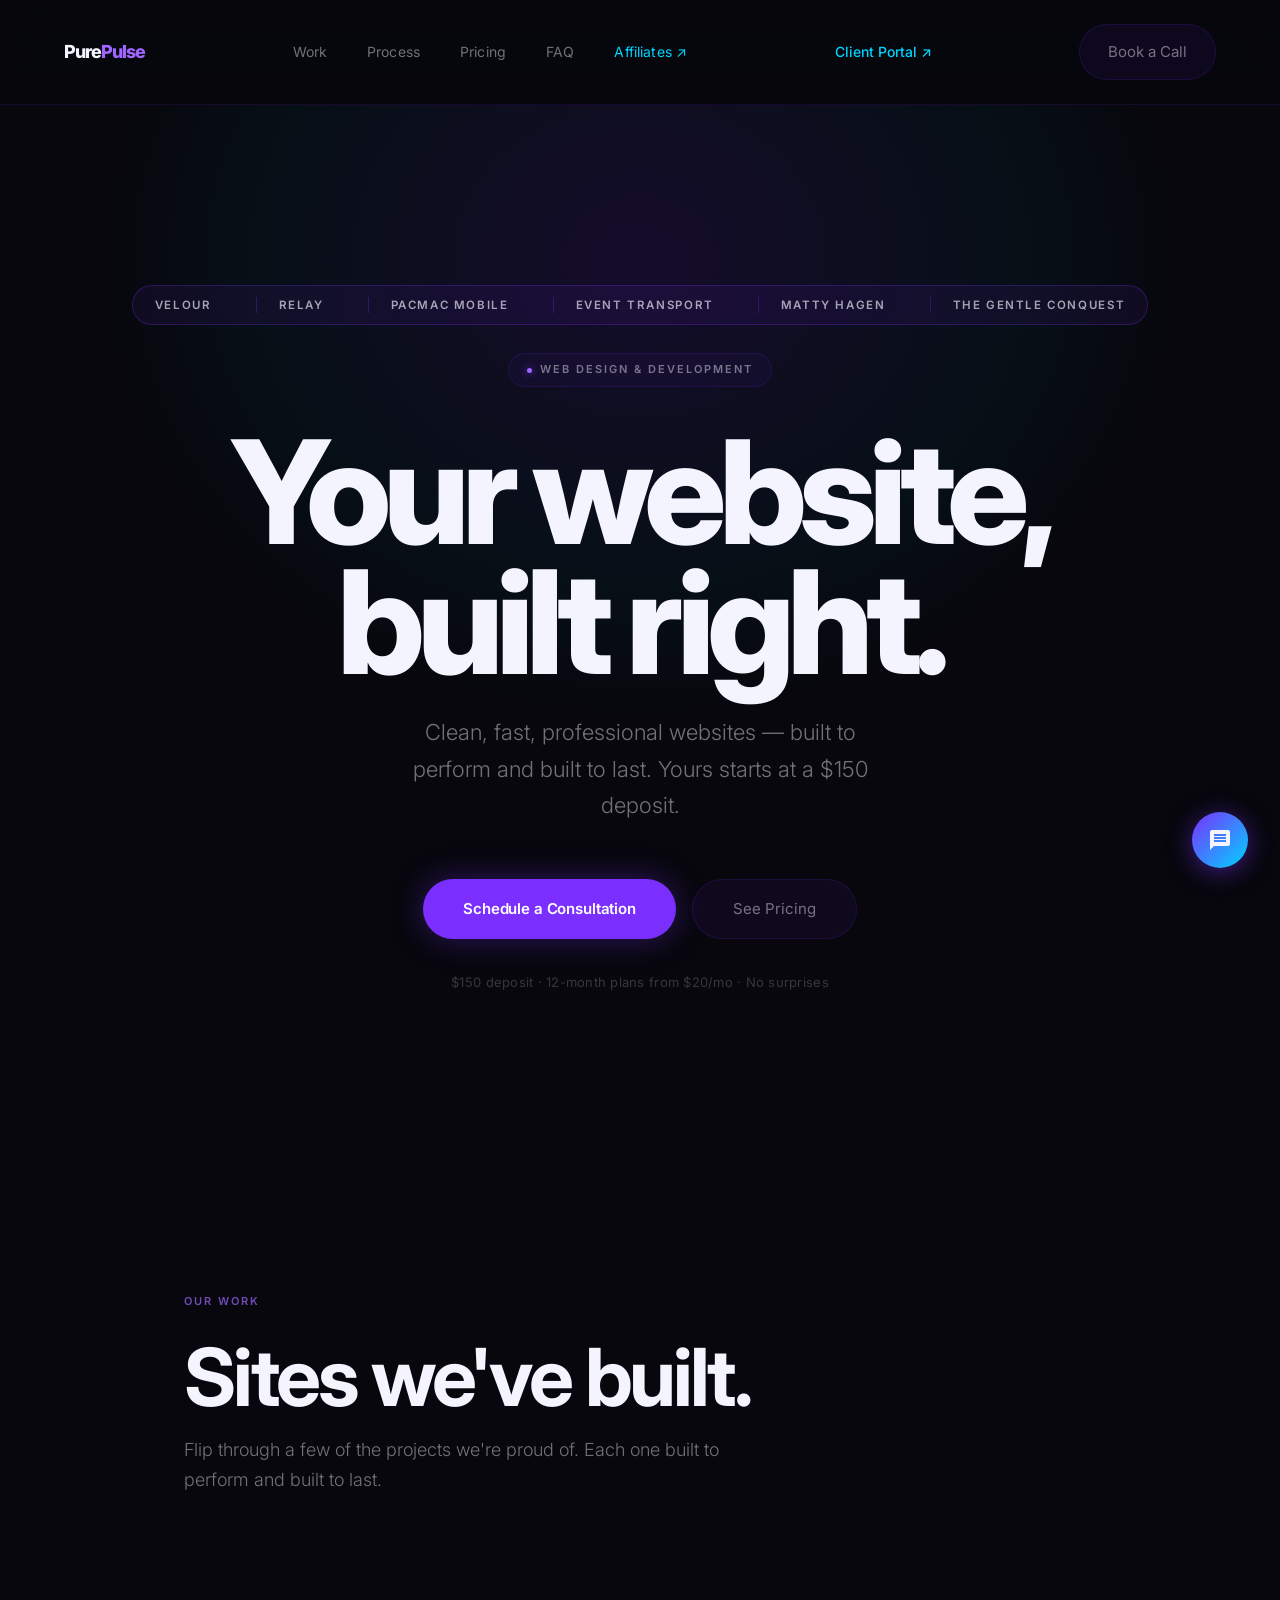
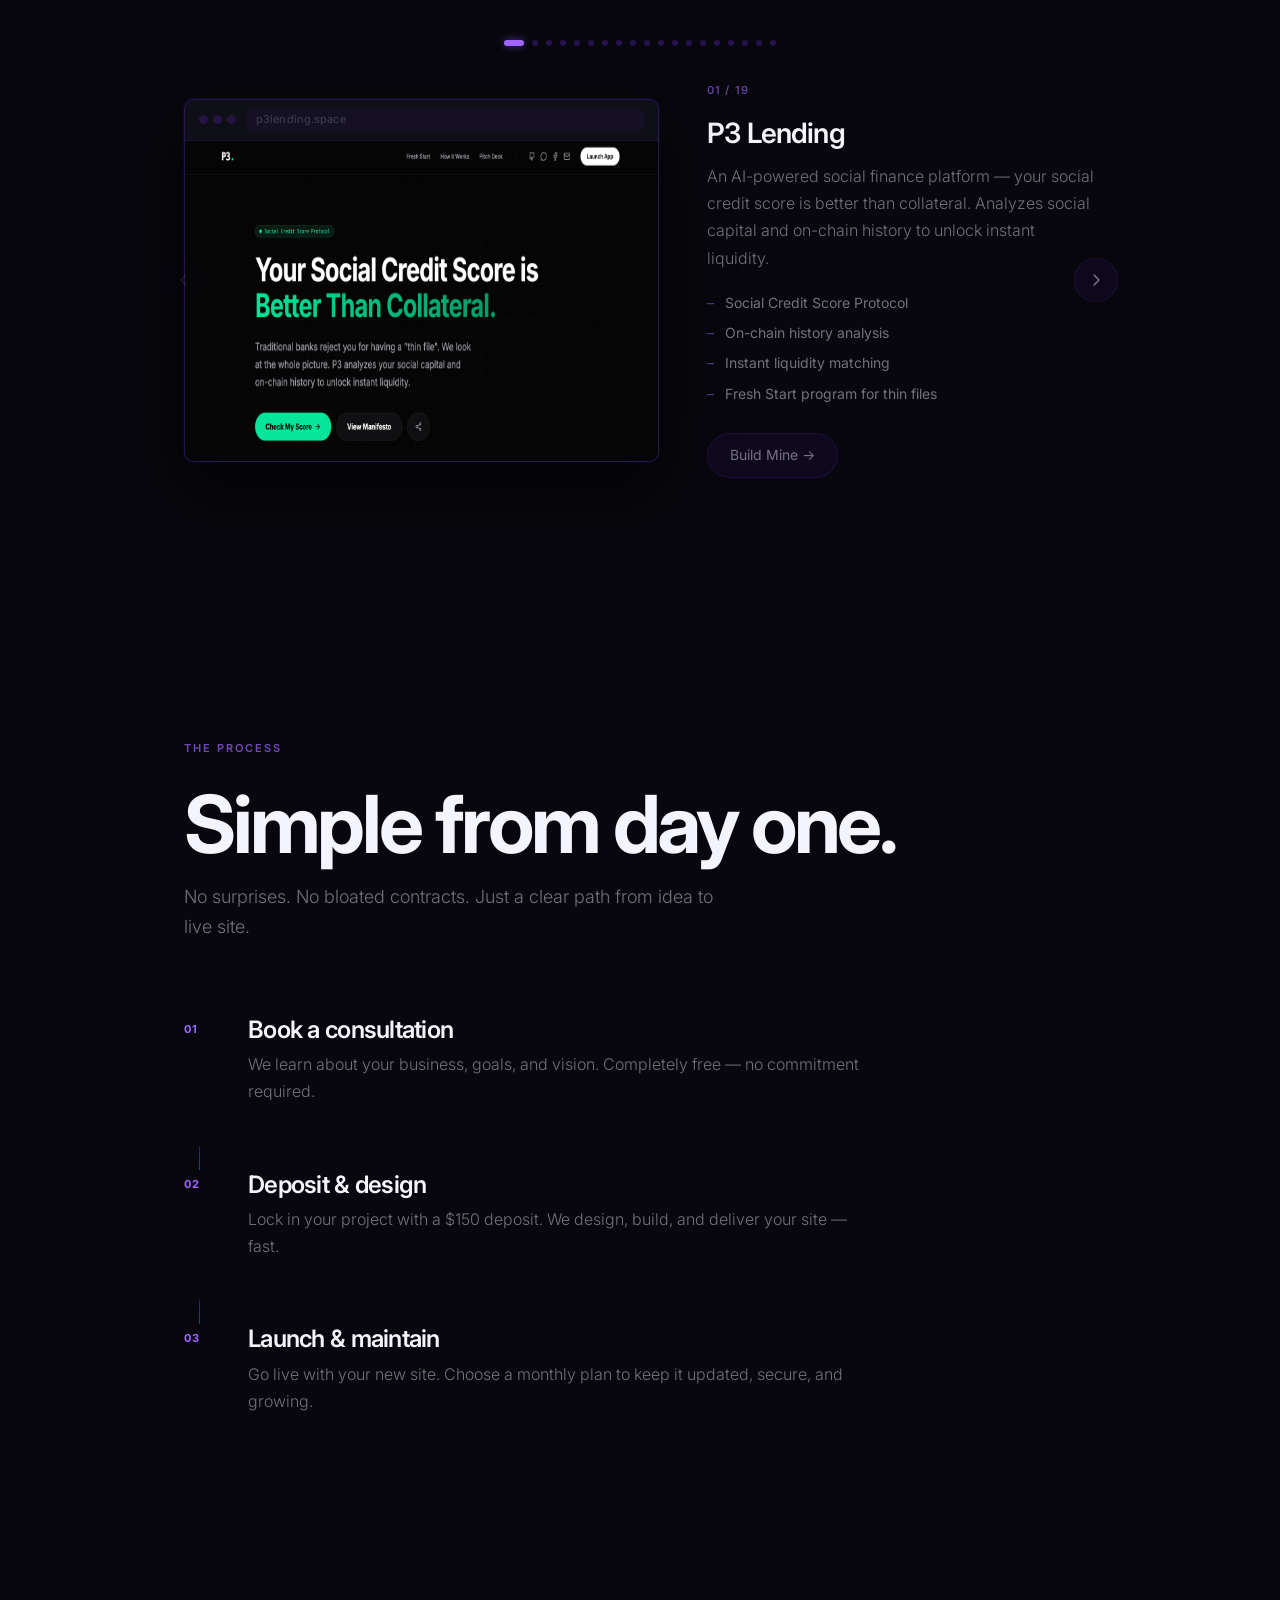
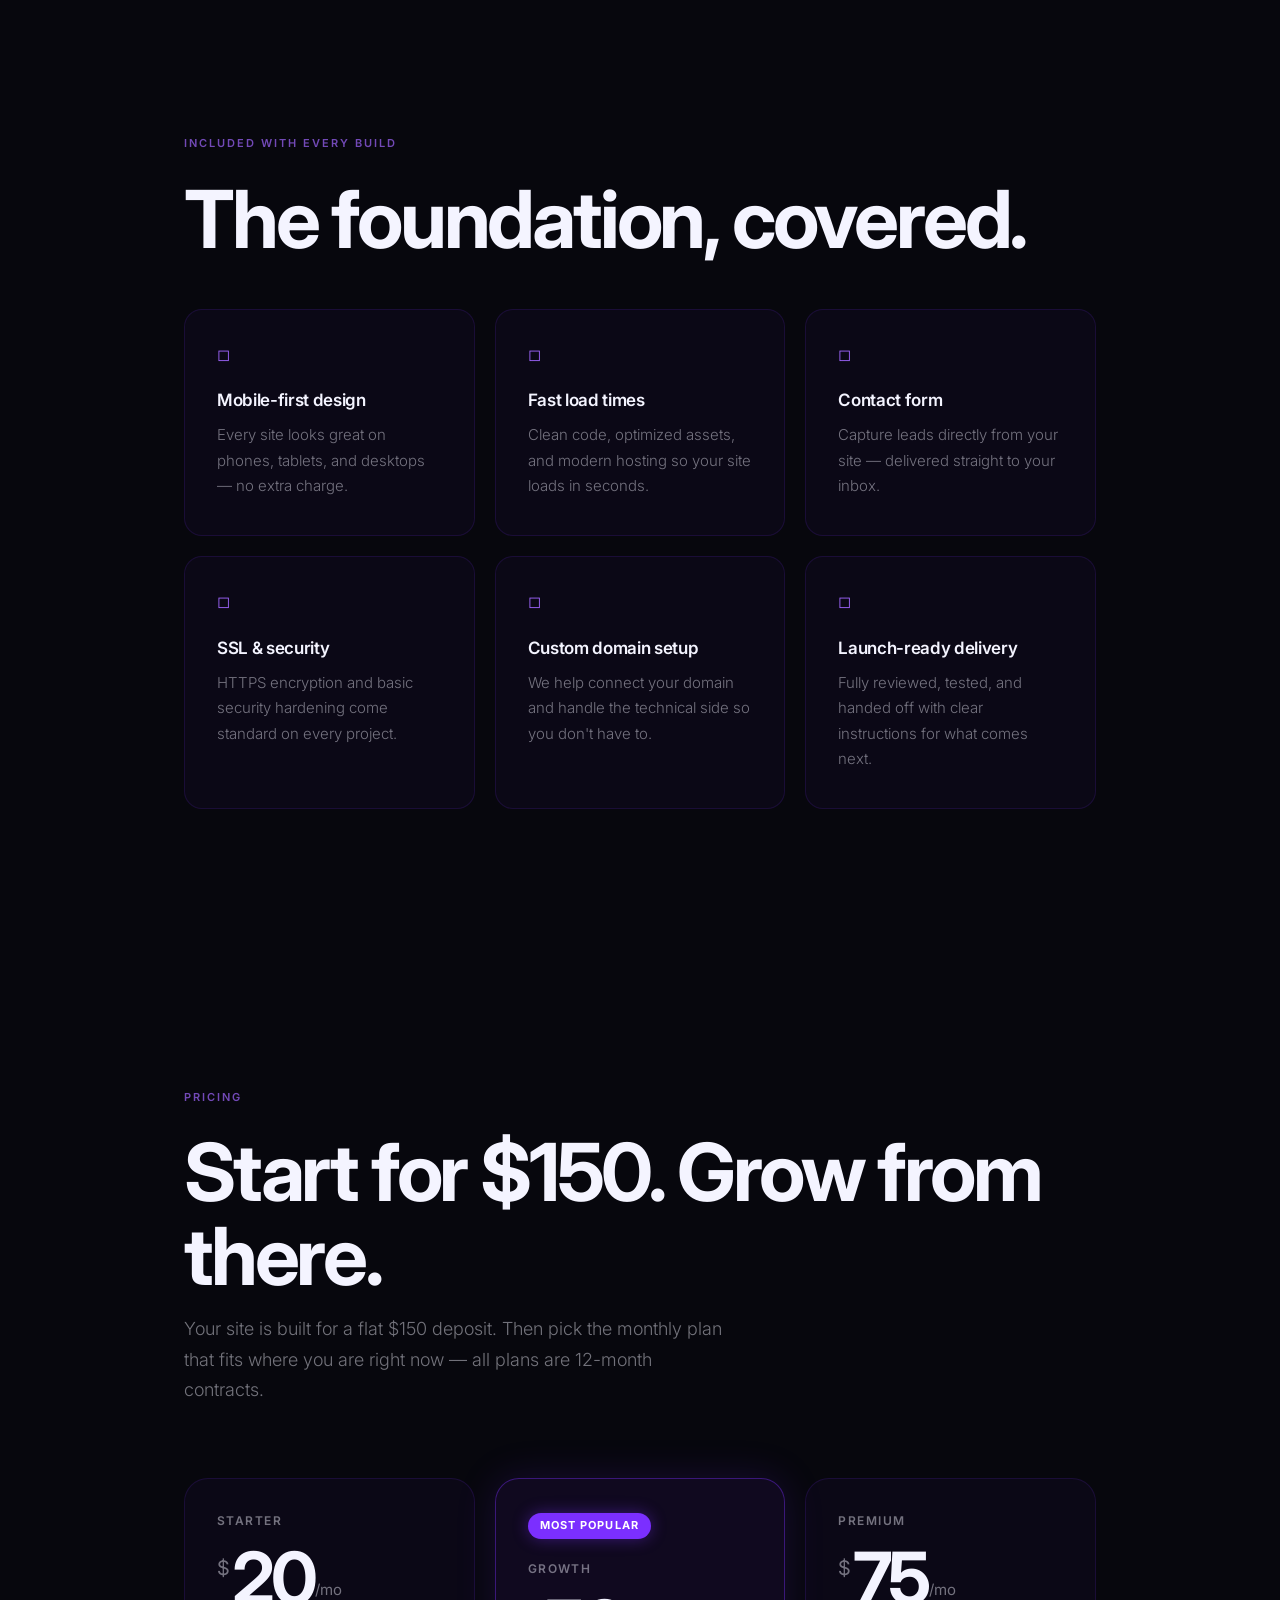
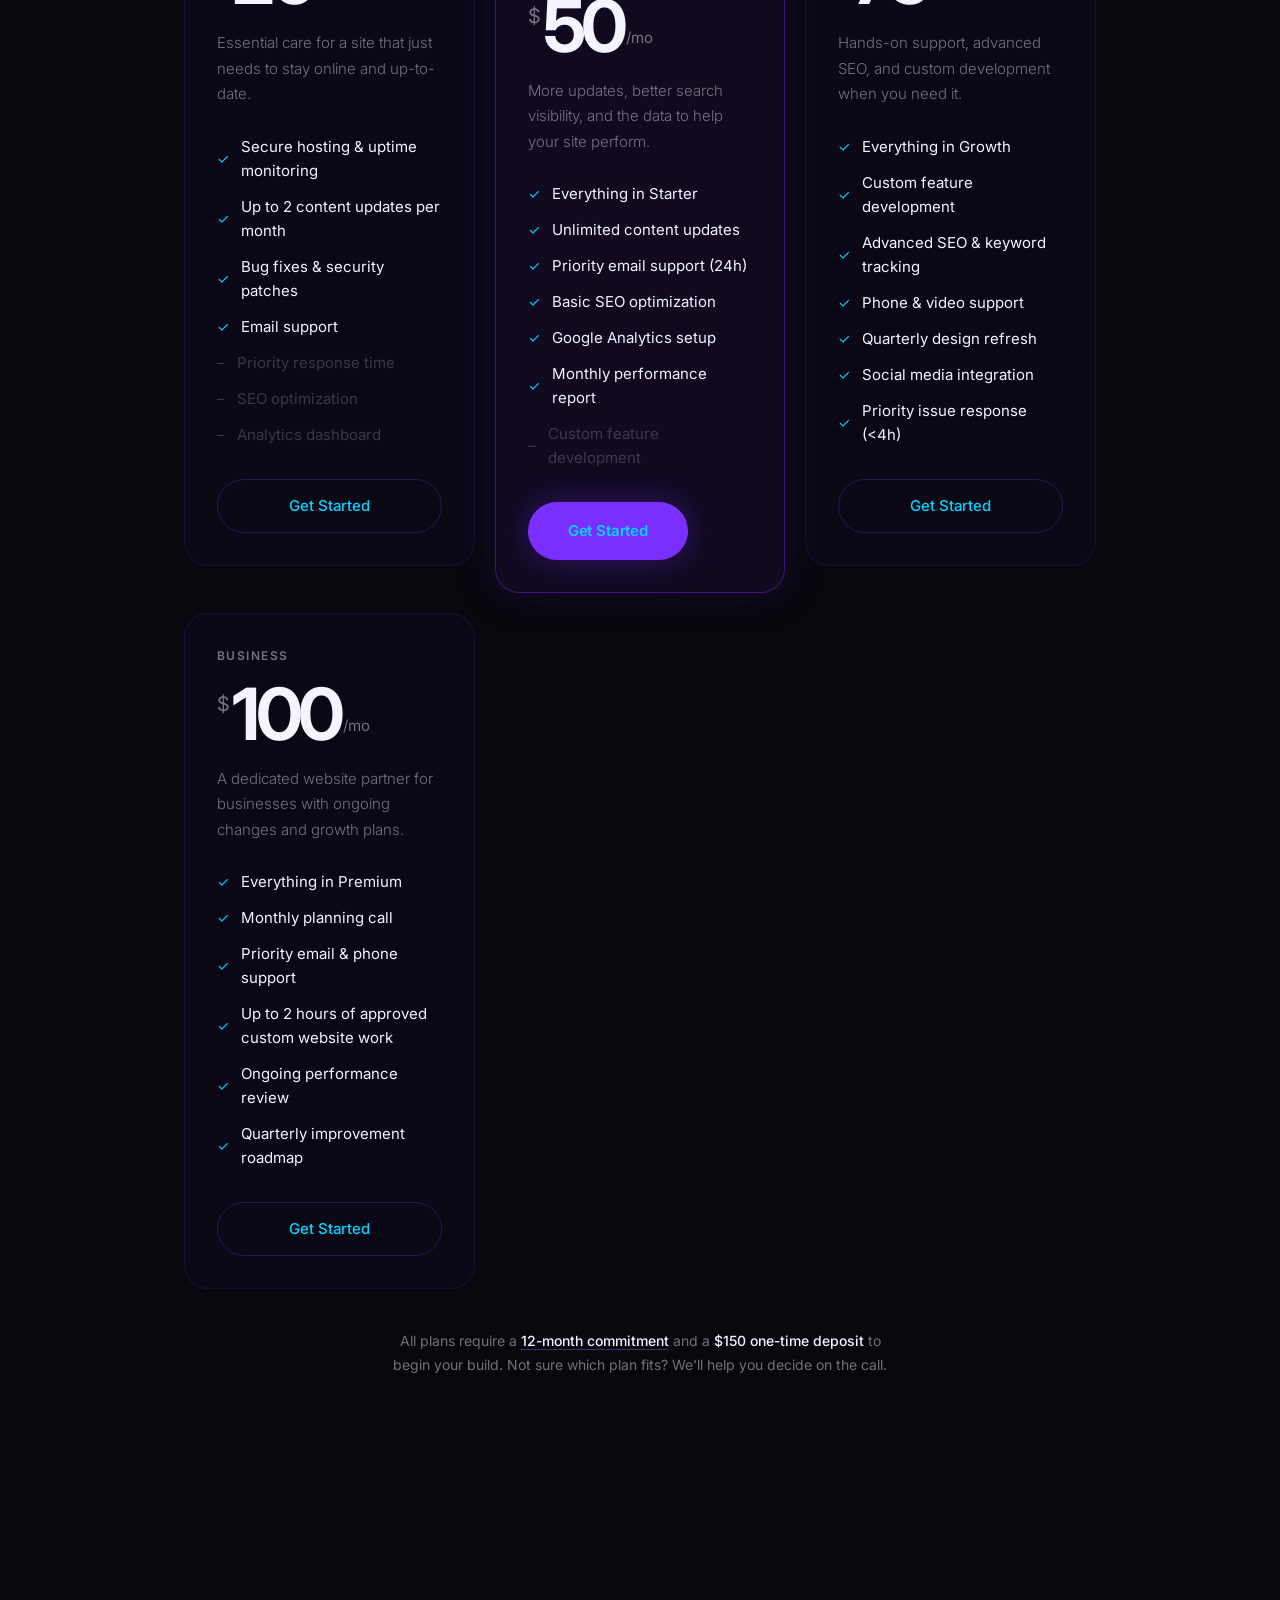
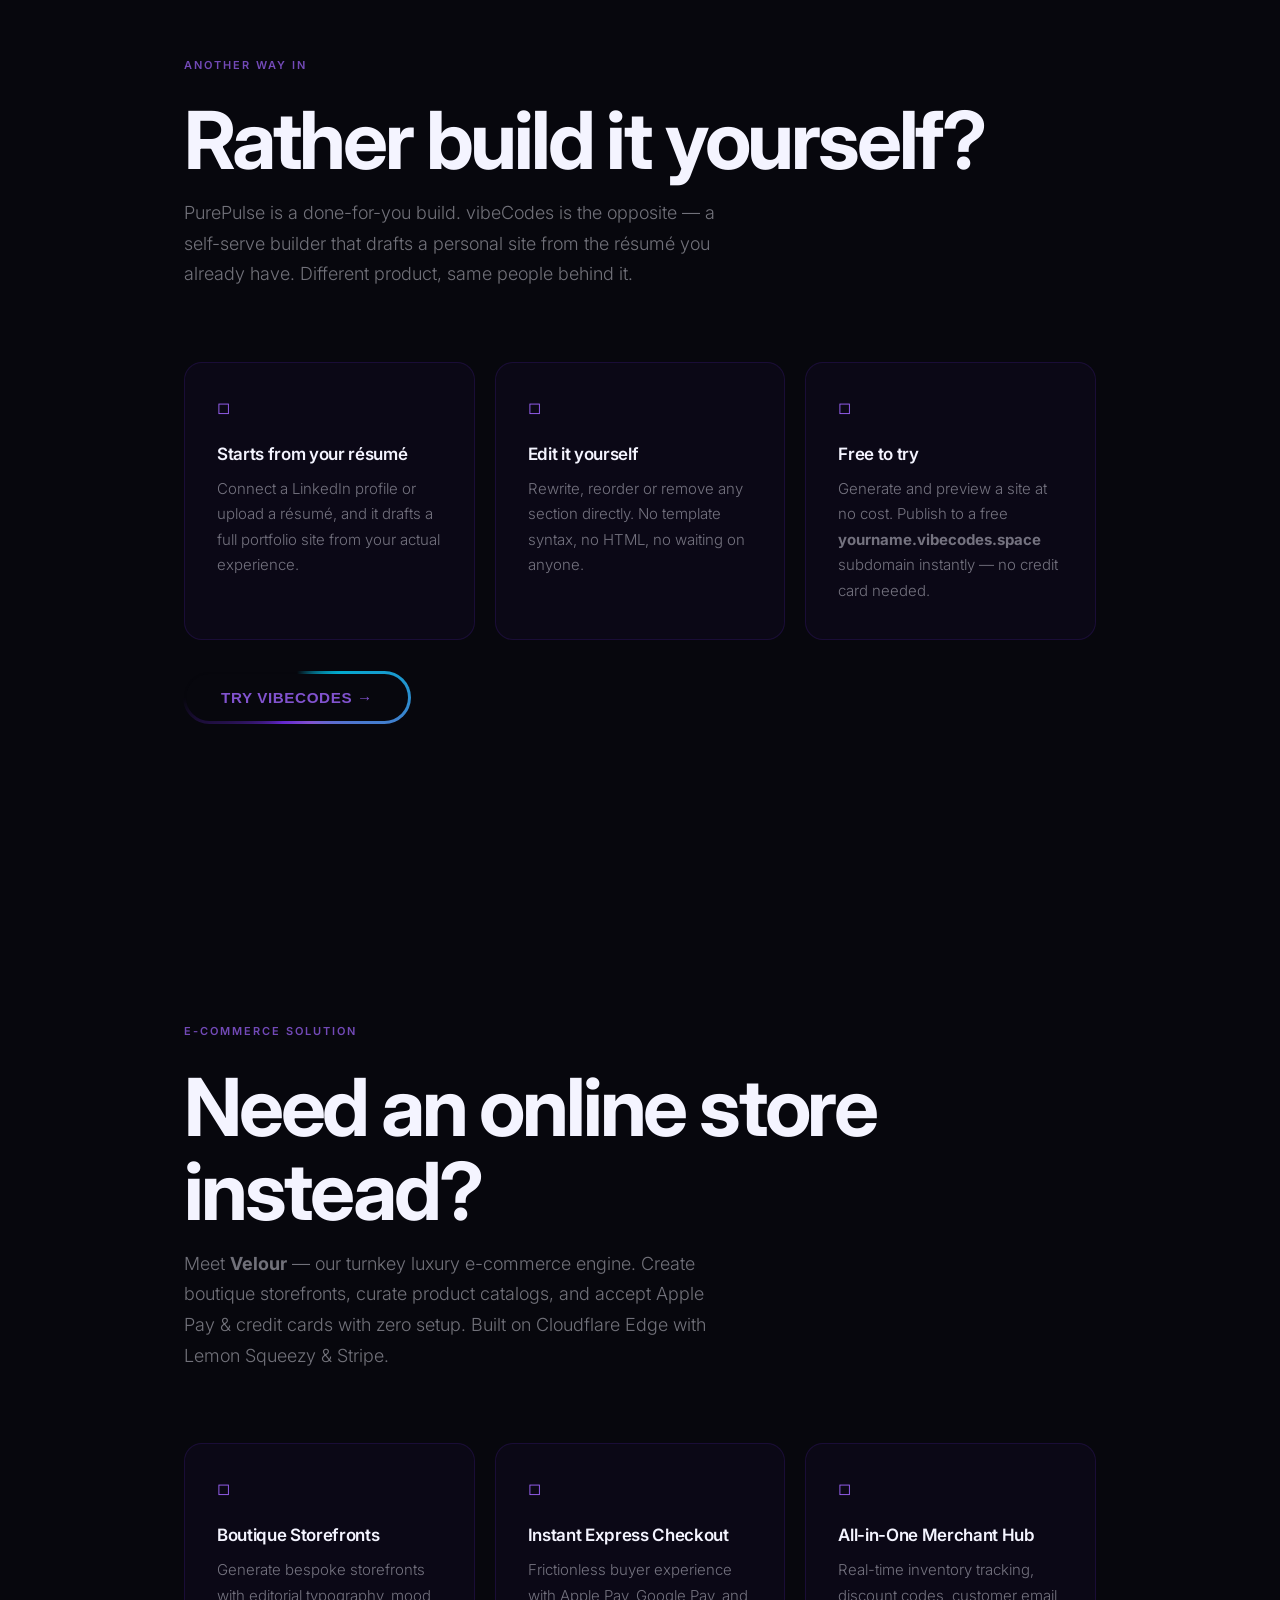
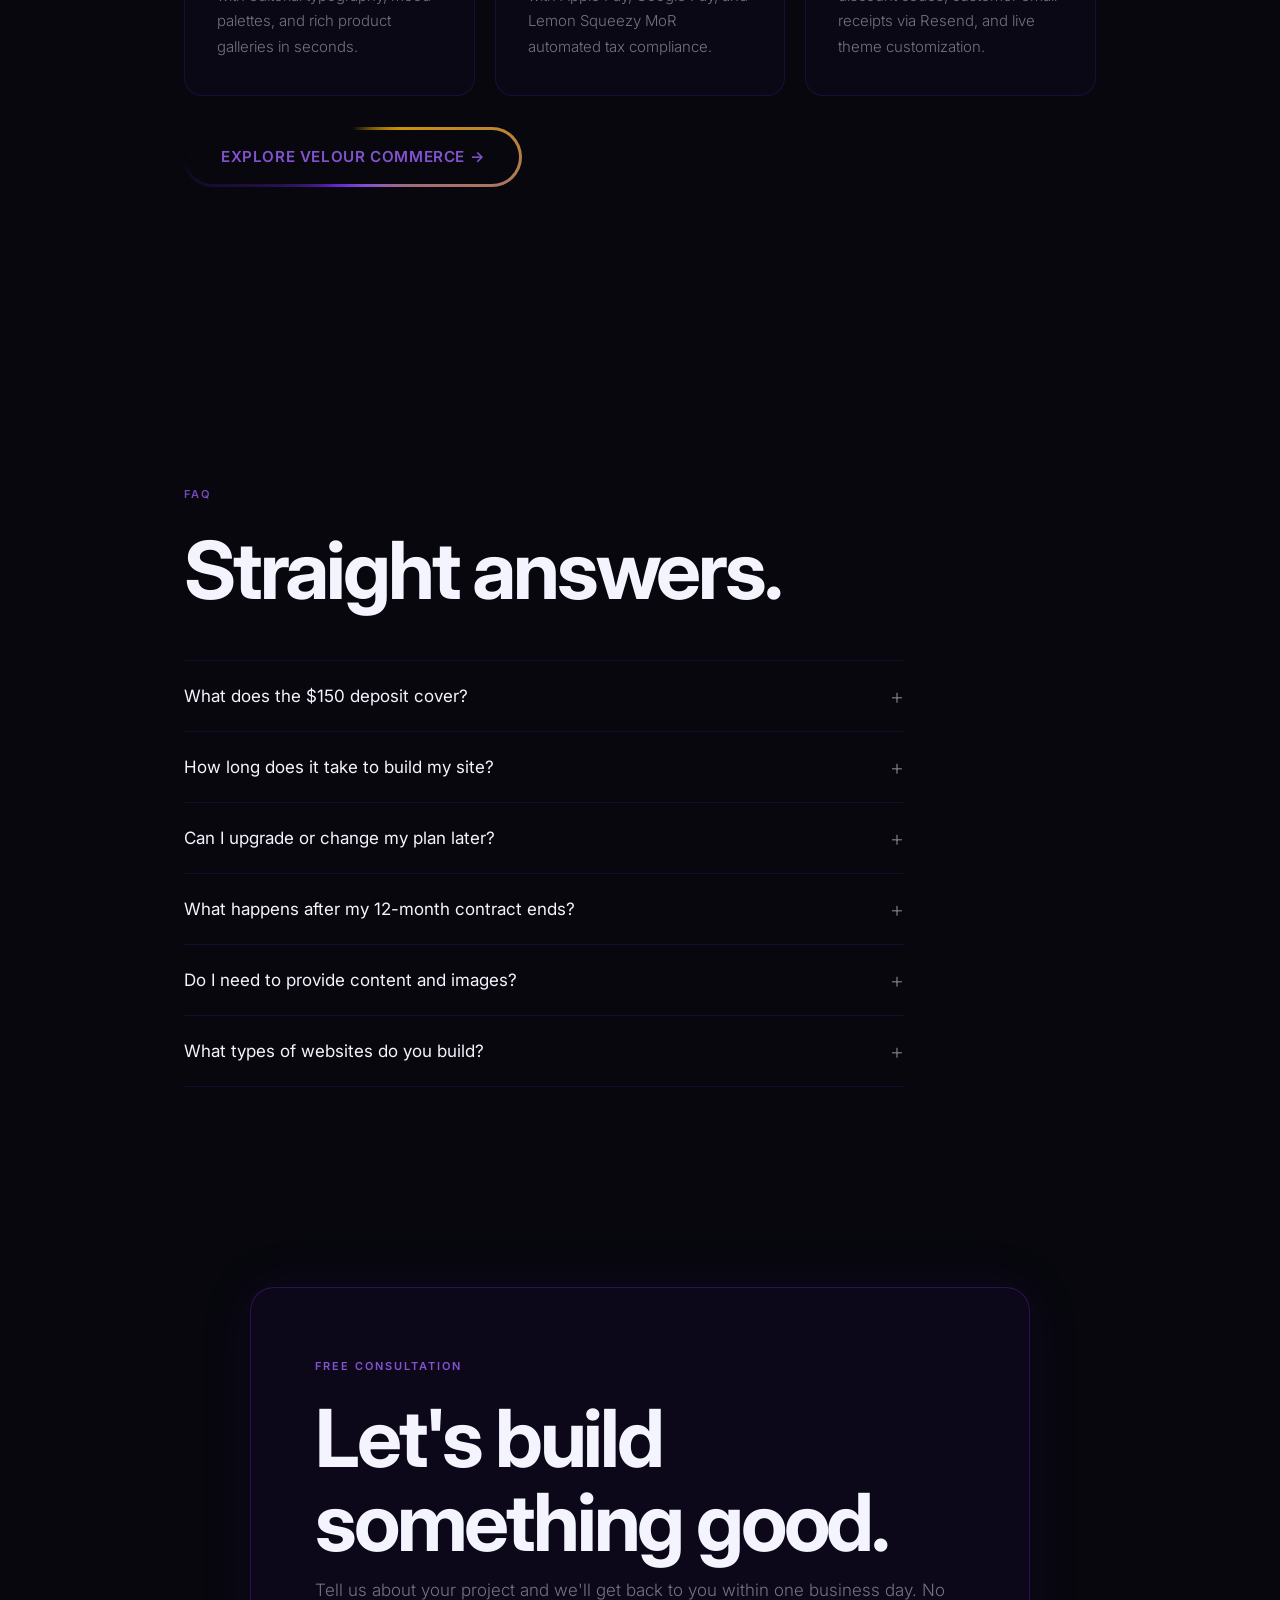
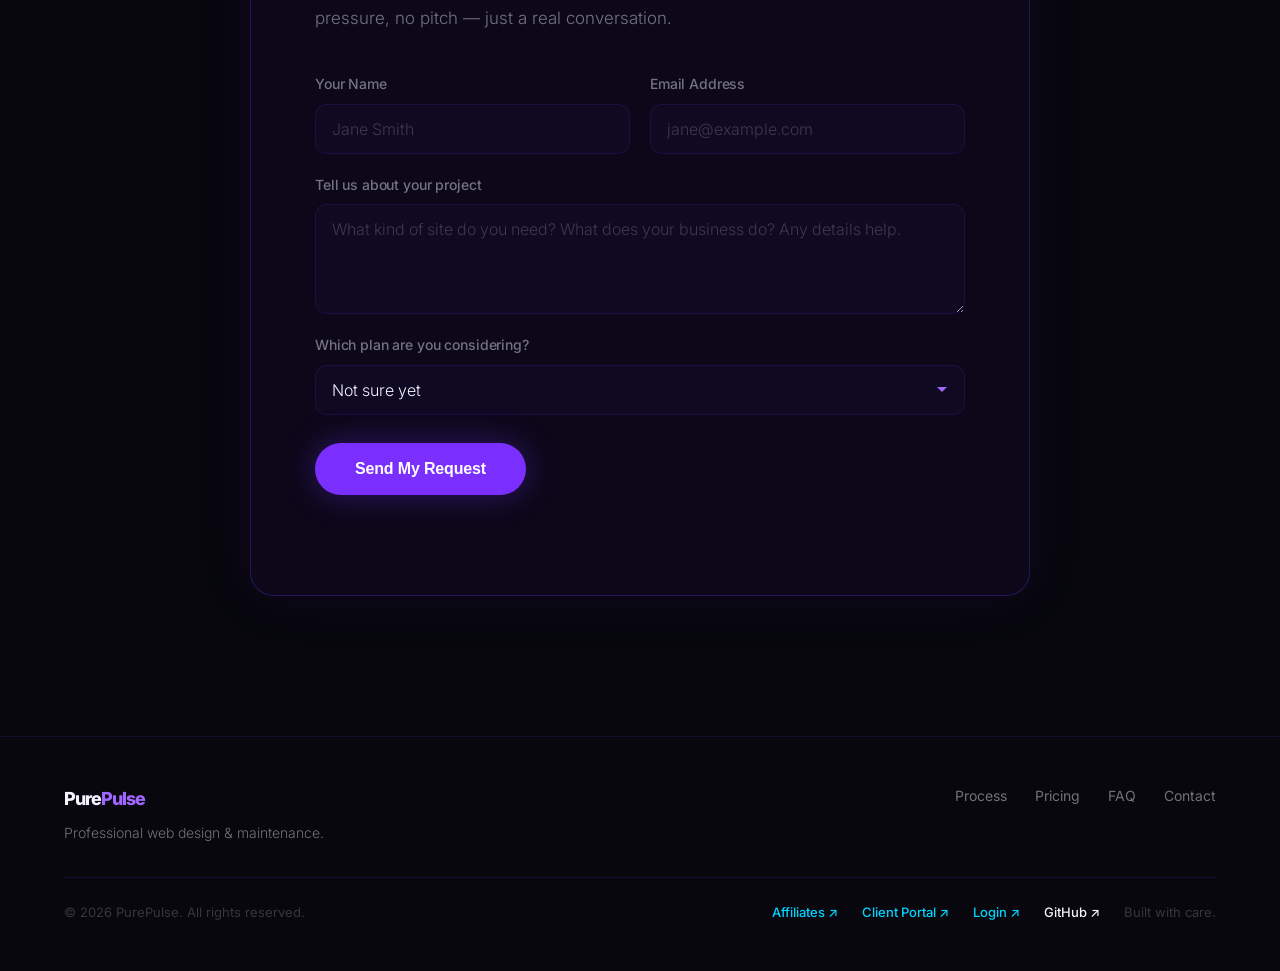
<file: home.html>
<!DOCTYPE html>
<html lang="en">
<!-- v2 -->
<head>
    <meta name="google-adsense-account" content="ca-pub-2591400771729107">
    <meta charset="UTF-8">
    <meta name="viewport" content="width=device-width, initial-scale=1.0">
    <meta name="color-scheme" content="dark">
    <meta name='impact-site-verification' value='79e2d52f-c433-4d8e-b9e6-30e7f434c0df'>
    <title>PurePulse — Web Design &amp; Maintenance</title>
    <link rel="stylesheet" href="style.css">
    <link rel="preconnect" href="https://fonts.googleapis.com">
    <link rel="preconnect" href="https://fonts.gstatic.com" crossorigin>
    <link href="https://fonts.googleapis.com/css2?family=Inter:wght@300;400;500;600;700;800&display=swap" rel="stylesheet">

    <meta property="og:title" content="PurePulse — Web Design &amp; Maintenance">
    <meta property="og:description" content="Professional websites starting at a $150 deposit. Choose your maintenance plan and grow with confidence.">
    <meta property="og:type" content="website">
    <meta name="twitter:card" content="summary_large_image">
    <meta name="twitter:title" content="PurePulse — Web Design &amp; Maintenance">
    <meta name="twitter:description" content="Professional websites starting at a $150 deposit. Choose your maintenance plan and grow with confidence.">
    <link rel="icon" type="image/svg+xml" href="favicon.svg">
    <!-- Vercel Web Analytics -->
    <script>
      window.va = window.va || function () { 
        (window.vaq = window.vaq || []).push(arguments); 
      };
    </script>
<style>
to   { width: 100%; }
}

/* ECG line */
.splash-ecg {
  width: 200px; height: 40px;
  opacity: 0.6;
}
</style>
</head>
<body>


    


    <div class="ambient-bg"></div>

    <!-- Header -->
    <header class="header">
        <div class="logo">Pure<span style="color:#A066FF">Pulse</span></div>
        <nav class="nav-links">
            <a href="#portfolio">Work</a>
            <a href="#how-it-works">Process</a>
            <a href="#pricing">Pricing</a>
            <a href="#faq">FAQ</a>
            <a href="https://login.purepulse.one/affiliates/apply" target="_blank" rel="noopener" style="color:#A066FF;">Affiliates&nbsp;↗</a>
        </nav>
        <a href="https://login.purepulse.one/portal" target="_blank" rel="noopener" style="color:#00D4FF;font-size:0.875rem;font-weight:500;text-decoration:none;display:inline-flex;align-items:center;gap:0.25rem;transition:opacity 0.15s;" onmouseover="this.style.opacity='0.75'" onmouseout="this.style.opacity='1'">Client Portal&nbsp;↗</a>
        <a href="#consult" class="btn-ghost">Book a Call</a>
    </header>

    <!-- Hero -->
    <section class="hero">
        <div class="hero-glow"></div>
        <nav class="hero-sisters" aria-label="Sister sites">
            <a href="https://velour.live" target="_blank" rel="noopener">Velour</a>
            <a href="https://relayapp.pro" target="_blank" rel="noopener">Relay</a>
            <a href="https://pacmacmobile.com" target="_blank" rel="noopener">PacMac Mobile</a>
            <a href="https://eventtransport.space" target="_blank" rel="noopener">Event Transport</a>
            <a href="https://mattjhagen.xyz" target="_blank" rel="noopener">Matty Hagen</a>
            <a href="http://thegentlecon.quest" target="_blank" rel="noopener">The Gentle Conquest</a>
        </nav>
        <div class="hero-tag">Web Design &amp; Development</div>
        <h1>Your website,<br>built right.</h1>
        <p class="hero-sub">Clean, fast, professional websites — built to perform and built to last. Yours starts at a $150 deposit.</p>
        <div class="hero-actions">
            <a href="#consult" class="btn-primary">Schedule a Consultation</a>
            <a href="#pricing" class="btn-ghost btn-ghost--lg">See Pricing</a>
        </div>
        <p class="hero-note">$150 deposit &middot; 12-month plans from $20/mo &middot; No surprises</p>
    </section>

    <!-- Portfolio Lookbook -->
    <section id="portfolio" class="portfolio-section scroll-reveal">
        <div class="portfolio-header section">
            <div class="section-label">Our Work</div>
            <h2>Sites we've built.</h2>
            <p class="section-sub">Flip through a few of the projects we're proud of. Each one built to perform and built to last.</p>
        </div>

        <div class="lookbook-wrap">
            <div class="lookbook" id="lookbook">

                <!-- 01: P3 Lending -->
                <article class="lb-page active" data-index="0" aria-label="Project 1 of 19: P3 Lending">
                    <div class="lb-mockup">
                        <div class="lb-browser">
                            <div class="lb-bar">
                                <div class="lb-dots-frame"><span></span><span></span><span></span></div>
                                <div class="lb-url">p3lending.space</div>
                            </div>
                            <div class="lb-screen lb-screen--img">
                                <img src="screenshots/p3lending.png" alt="P3 Lending" class="lb-screenshot">
                            </div>
                        </div>
                    </div>
                    <div class="lb-info">
                        <span class="lb-counter">01 / 19</span>
                        <h3>P3 Lending</h3>
                        <p>An AI-powered social finance platform — your social credit score is better than collateral. Analyzes social capital and on-chain history to unlock instant liquidity.</p>
                        <ul class="lb-features">
                            <li>Social Credit Score Protocol</li>
                            <li>On-chain history analysis</li>
                            <li>Instant liquidity matching</li>
                            <li>Fresh Start program for thin files</li>
                        </ul>
                        <a href="#consult" class="btn-ghost btn-view">Build Mine →</a>
                    </div>
                </article>

                <!-- 02: Rooted Daily -->
                <article class="lb-page" data-index="1" aria-label="Project 2 of 19: Rooted Daily">
                    <div class="lb-mockup">
                        <div class="lb-browser">
                            <div class="lb-bar">
                                <div class="lb-dots-frame"><span></span><span></span><span></span></div>
                                <div class="lb-url">rootedapp.space</div>
                            </div>
                            <div class="lb-screen lb-screen--img">
                                <img src="screenshots/rooted.png" alt="Rooted Daily" class="lb-screenshot">
                            </div>
                        </div>
                    </div>
                    <div class="lb-info">
                        <span class="lb-counter">02 / 19</span>
                        <h3>Rooted Daily</h3>
                        <p>Renew Your Mind. Rooted in Truth. Scripture with natural audio narration, AI-guided reflections, and spiritual habit tracking — web and mobile.</p>
                        <ul class="lb-features">
                            <li>Full Bible with audio narration</li>
                            <li>AI-guided Scripture reflections</li>
                            <li>Spiritual habit & reading tracking</li>
                            <li>Native iOS & Android apps</li>
                        </ul>
                        <div class="lb-app-links">
                            <a href="https://play.google.com/store/apps/details?id=com.rooteddaily.bible&hl=en_US" target="_blank" rel="noopener" class="lb-app-badge">▶ Google Play</a>
                            <a href="https://apps.apple.com/us/app/rooted-daily/id6763426267" target="_blank" rel="noopener" class="lb-app-badge">⬛ App Store</a>
                        </div>
                        <a href="#consult" class="btn-ghost btn-view">Build Mine →</a>
                    </div>
                </article>

                <!-- 03: FuelShield -->
                <article class="lb-page" data-index="2" aria-label="Project 3 of 19: FuelShield">
                    <div class="lb-mockup">
                        <div class="lb-browser">
                            <div class="lb-bar">
                                <div class="lb-dots-frame"><span></span><span></span><span></span></div>
                                <div class="lb-url">fuelshield.xyz</div>
                            </div>
                            <div class="lb-screen lb-screen--img">
                                <img src="screenshots/fuelshield.png" alt="FuelShield" class="lb-screenshot">
                            </div>
                        </div>
                    </div>
                    <div class="lb-info">
                        <span class="lb-counter">03 / 19</span>
                        <h3>FuelShield</h3>
                        <p>Know your fuel cost before prices spike. A monthly gas price protection subscription with a gallon allowance and a dedicated Fuel Card for every covered purchase.</p>
                        <ul class="lb-features">
                            <li>Monthly gallon allowance plans</li>
                            <li>Dedicated FuelShield Fuel Card</li>
                            <li>Price spike reimbursement protocol</li>
                            <li>Accepted at stations nationwide</li>
                        </ul>
                        <a href="#consult" class="btn-ghost btn-view">Build Mine →</a>
                    </div>
                </article>

                <!-- 04: Relay -->
                <article class="lb-page" data-index="3" aria-label="Project 4 of 19: Relay">
                    <div class="lb-mockup">
                        <div class="lb-browser">
                            <div class="lb-bar">
                                <div class="lb-dots-frame"><span></span><span></span><span></span></div>
                                <div class="lb-url">relayapp.pro</div>
                            </div>
                            <div class="lb-screen lb-screen--img">
                                <img src="screenshots/relay.png" alt="Relay" class="lb-screenshot">
                            </div>
                        </div>
                    </div>
                    <div class="lb-info">
                        <span class="lb-counter">04 / 19</span>
                        <h3>Relay</h3>
                        <p>The AI dev platform that goes everywhere. Build apps with AI, learn to code, browse docs, and monitor system status — one platform, every device.</p>
                        <ul class="lb-features">
                            <li>Archon IDE — full browser-based coding</li>
                            <li>Multi-model AI: Claude, GPT-4o, Gemini</li>
                            <li>Gamified learning center with XP</li>
                            <li>Real-time system status dashboard</li>
                        </ul>
                        <a href="https://relayapp.pro" target="_blank" rel="noopener" class="btn-ghost btn-view">Visit Site →</a>
                    </div>
                </article>

                <!-- 05: Matty Hagen — mattjhagen.xyz -->
                <article class="lb-page" data-index="4" aria-label="Project 5 of 19: Matty Hagen">
                    <div class="lb-mockup">
                        <div class="lb-browser">
                            <div class="lb-bar">
                                <div class="lb-dots-frame"><span></span><span></span><span></span></div>
                                <div class="lb-url">mattjhagen.xyz</div>
                            </div>
                            <div class="lb-screen lb-screen--img">
                                <img src="screenshots/mattjhagen.png" alt="Matty Hagen" class="lb-screenshot">
                            </div>
                        </div>
                    </div>
                    <div class="lb-info">
                        <span class="lb-counter">05 / 19</span>
                        <h3>Matty Hagen</h3>
                        <p>A terminal-aesthetic developer portfolio — monospace type, amber glow, and a live command prompt. Founder · Developer · Writer building products across fintech, AI, and privacy.</p>
                        <ul class="lb-features">
                            <li>Terminal-style interactive UI</li>
                            <li>Work across fintech, AI & privacy</li>
                            <li>Resume, writing & project showcase</li>
                            <li>Dark, distinctive personal brand</li>
                        </ul>
                        <a href="https://mattjhagen.xyz" target="_blank" rel="noopener" class="btn-ghost btn-view">Visit Site →</a>
                    </div>
                </article>

                <!-- 06: The Gentle Conquest -->
                <article class="lb-page" data-index="5" aria-label="Project 6 of 19: The Gentle Conquest">
                    <div class="lb-mockup">
                        <div class="lb-browser">
                            <div class="lb-bar">
                                <div class="lb-dots-frame"><span></span><span></span><span></span></div>
                                <div class="lb-url">thegentlecon.quest</div>
                            </div>
                            <div class="lb-screen lb-screen--img">
                                <img src="screenshots/gentleconquest.png" alt="The Gentle Conquest" class="lb-screenshot">
                            </div>
                        </div>
                    </div>
                    <div class="lb-info">
                        <span class="lb-counter">06 / 19</span>
                        <h3>The Gentle Conquest</h3>
                        <p>A novel by Matthew James Hagen — coming 2026. "The most dangerous lie is that convenience is harmless." A dark editorial landing page built to pull readers in.</p>
                        <ul class="lb-features">
                            <li>Full-bleed dark editorial design</li>
                            <li>Serif typography &amp; immersive atmosphere</li>
                            <li>AI-character terminal ("meridian")</li>
                            <li>Chapter 1 sneak peek &amp; email capture</li>
                        </ul>
                        <a href="http://thegentlecon.quest" target="_blank" rel="noopener" class="btn-ghost btn-view">Visit Site →</a>
                    </div>
                </article>

                <!-- 07: PacMac Mobile -->
                <article class="lb-page" data-index="6" aria-label="Project 7 of 19: PacMac Mobile">
                    <div class="lb-mockup">
                        <div class="lb-browser">
                            <div class="lb-bar">
                                <div class="lb-dots-frame"><span></span><span></span><span></span></div>
                                <div class="lb-url">pacmacmobile.com</div>
                            </div>
                            <div class="lb-screen lb-screen--img">
                                <img src="screenshots/pacmac.png" alt="PacMac Mobile" class="lb-screenshot">
                            </div>
                        </div>
                    </div>
                    <div class="lb-info">
                        <span class="lb-counter">07 / 19</span>
                        <h3>PacMac Mobile</h3>
                        <p>Prepaid wireless, rebuilt from the cell up. Cellular service that adjusts to your actual usage, backed by AI that blocks scam calls before your phone vibrates.</p>
                        <ul class="lb-features">
                            <li>Usage-based billing — no data tiers</li>
                            <li>AI scam call blocking</li>
                            <li>3-minute eSIM activation</li>
                            <li>Customer & admin dashboards</li>
                        </ul>
                        <a href="https://pacmacmobile.com" target="_blank" rel="noopener" class="btn-ghost btn-view">Visit Site →</a>
                    </div>
                </article>

                <!-- 08: Event Transport -->
                <article class="lb-page" data-index="7" aria-label="Project 8 of 19: Event Transport Protocol">
                    <div class="lb-mockup">
                        <div class="lb-browser">
                            <div class="lb-bar">
                                <div class="lb-dots-frame"><span></span><span></span><span></span></div>
                                <div class="lb-url">eventtransport.space</div>
                            </div>
                            <div class="lb-screen lb-screen--img">
                                <img src="screenshots/eventtransport.png" alt="Event Transport Protocol" class="lb-screenshot">
                            </div>
                        </div>
                    </div>
                    <div class="lb-info">
                        <span class="lb-counter">08 / 19</span>
                        <h3>Event Transport Protocol</h3>
                        <p>Meetings change. Static invites don't. ETP is the infrastructure layer for authoritative event-state synchronization across the living web.</p>
                        <ul class="lb-features">
                            <li>Live event state protocol v0.1</li>
                            <li>Real-time invite synchronization</li>
                            <li>CMAMeet integration</li>
                            <li>Living Scheduler & protocol source</li>
                        </ul>
                        <a href="https://eventtransport.space" target="_blank" rel="noopener" class="btn-ghost btn-view">Visit Site →</a>
                    </div>
                </article>

                <!-- 09: Living Legacy Translation -->
                <article class="lb-page" data-index="8" aria-label="Project 9 of 19: Living Legacy Translation">
                    <div class="lb-mockup">
                        <div class="lb-browser">
                            <div class="lb-bar">
                                <div class="lb-dots-frame"><span></span><span></span><span></span></div>
                                <div class="lb-url">llt.rootedapp.space</div>
                            </div>
                            <div class="lb-screen lb-screen--llt">
                                <div class="llt-nav">
                                     <span class="llt-logo">📖 Rooted Daily Bible (LLT)</span>
                                    <div class="llt-browse">Browse Bible →</div>
                                </div>
                                <div class="llt-hero">
                                    <div class="llt-headline">The Living Legacy<br>Translation</div>
                                    <div class="llt-sub">Ancient Truth in Today's Language — a modern, faithful English Bible built for clarity, depth, and daily reading.</div>
                                    <div class="llt-stats">
                                        <div class="llt-stat"><div class="llt-num">66</div><div class="llt-lbl">Books</div></div>
                                        <div class="llt-stat"><div class="llt-num">1,189</div><div class="llt-lbl">Chapters</div></div>
                                        <div class="llt-stat"><div class="llt-num">31,102</div><div class="llt-lbl">Verses</div></div>
                                    </div>
                                    <div class="llt-cta">Start Reading →</div>
                                </div>
                                <div class="llt-cards">
                                    <div class="llt-card">
                                        <div class="llt-card-icon">📖</div>
                                        <div class="llt-card-title">Complete Bible</div>
                                        <div class="llt-card-desc">All 66 books fully formatted for online reading.</div>
                                    </div>
                                    <div class="llt-card">
                                        <div class="llt-card-icon">🔍</div>
                                        <div class="llt-card-title">SEO Optimized</div>
                                        <div class="llt-card-desc">Structured data & meta tags on every chapter.</div>
                                    </div>
                                    <div class="llt-card">
                                        <div class="llt-card-icon">📄</div>
                                        <div class="llt-card-title">Open Format</div>
                                        <div class="llt-card-desc">Markdown, JSON, HTML — ready for any tool.</div>
                                    </div>
                                </div>
                            </div>
                        </div>
                    </div>
                    <div class="lb-info">
                        <span class="lb-counter">09 / 19</span>
                        <h3>Living Legacy Translation</h3>
                        <p>A complete digital Bible — 66 books, 31,102 verses, fully SEO-optimized with structured data on every page for maximum discoverability.</p>
                        <ul class="lb-features">
                            <li>Full Bible — 66 books, 31,102 verses</li>
                            <li>SEO-optimized chapter &amp; verse pages</li>
                            <li>Markdown, JSON &amp; HTML export</li>
                            <li>Daily reading plans &amp; search</li>
                        </ul>
                        <a href="#consult" class="btn-ghost btn-view">Build Mine →</a>
                    </div>
                </article>

                <!-- 10: Northstar Recovery -->
                <article class="lb-page" data-index="9" aria-label="Project 10 of 19: Northstar Recovery">
                    <div class="lb-mockup">
                        <div class="lb-browser">
                            <div class="lb-bar">
                                <div class="lb-dots-frame"><span></span><span></span><span></span></div>
                                <div class="lb-url">cmameet.site</div>
                            </div>
                            <div class="lb-screen lb-screen--img">
                                <img src="screenshots/cmameet.png" alt="Northstar Recovery" class="lb-screenshot">
                            </div>
                        </div>
                    </div>
                    <div class="lb-info">
                        <span class="lb-counter">10 / 19</span>
                        <h3>Northstar Recovery</h3>
                        <p>A calm, private recovery companion for Crystal Meth Anonymous — meeting discovery, guided learning paths, and connection tools across web, iOS, and Android.</p>
                        <ul class="lb-features">
                            <li>Live CMA meeting directory &amp; interactive map</li>
                            <li>TestFlight iOS beta &amp; Android APK releases</li>
                            <li>Private recovery companion &amp; daily readings</li>
                            <li>Event Transport Protocol synchronization</li>
                        </ul>
                        <div class="lb-app-links">
                            <a href="https://testflight.apple.com/join/9wZVur1F" target="_blank" rel="noopener" class="lb-app-badge">✈️ TestFlight (iOS)</a>
                            <a href="https://github.com/Mattjhagen/NorthStarRecovery/releases/download/v1-APK/NorthStarRecoveryAPK.apk" target="_blank" rel="noopener" class="lb-app-badge">🤖 Android APK</a>
                            <a href="https://github.com/Mattjhagen/NorthStarRecovery" target="_blank" rel="noopener" class="lb-app-badge">⚡ GitHub</a>
                        </div>
                        <a href="https://cmameet.site" target="_blank" rel="noopener" class="btn-ghost btn-view">Visit Site →</a>
                    </div>
                </article>

                <!-- 11: Velour -->
                <article class="lb-page" data-index="10" aria-label="Project 11 of 19: Velour">
                    <div class="lb-mockup">
                        <div class="lb-browser">
                            <div class="lb-bar">
                                <div class="lb-dots-frame"><span></span><span></span><span></span></div>
                                <div class="lb-url">velour.live</div>
                            </div>
                            <div class="lb-screen lb-screen--img">
                                <img src="screenshots/velour.png" alt="Velour" class="lb-screenshot">
                            </div>
                        </div>
                    </div>
                    <div class="lb-info">
                        <span class="lb-counter">11 / 19</span>
                        <h3>Velour</h3>
                        <p>The calmest way to sell online. Describe what you make, choose a feeling, and Velour creates your store and storefront before lunch.</p>
                        <ul class="lb-features">
                            <li>AI storefront generator &amp; theme studio</li>
                            <li>Stripe-native checkout &amp; payments</li>
                            <li>Human-friendly orders &amp; inventory workspace</li>
                            <li>Custom domains &amp; zero-setup hosting</li>
                        </ul>
                        <a href="https://velour.live" target="_blank" rel="noopener" class="btn-ghost btn-view">Visit Site →</a>
                    </div>
                </article>

                <!-- 12: Project Aquarius -->
                <article class="lb-page" data-index="11" aria-label="Project 12 of 19: Project Aquarius">
                    <div class="lb-mockup">
                        <div class="lb-browser">
                            <div class="lb-bar">
                                <div class="lb-dots-frame"><span></span><span></span><span></span></div>
                                <div class="lb-url">projectaquarius.space</div>
                            </div>
                            <div class="lb-screen lb-screen--img">
                                <img src="screenshots/projectaquarius.png" alt="Project Aquarius" class="lb-screenshot">
                            </div>
                        </div>
                    </div>
                    <div class="lb-info">
                        <span class="lb-counter">12 / 19</span>
                        <h3>Project Aquarius</h3>
                        <p>A bootable Linux operating system where AI is the interface. No icon grid or file managers — just speak or type your intent and FlowOS handles the rest.</p>
                        <ul class="lb-features">
                            <li>AI-native natural language shell &amp; intent engine</li>
                            <li>Live bootable ISO with persistent encrypted USB</li>
                            <li>FlowOS Desktop environment &amp; plugin system</li>
                            <li>Open source Linux operating system</li>
                        </ul>
                        <div class="lb-app-links">
                            <a href="https://github.com/Mattjhagen/FlowOS-Project-Aquarius" target="_blank" rel="noopener" class="lb-app-badge">⚡ GitHub Repo</a>
                        </div>
                        <a href="https://projectaquarius.space" target="_blank" rel="noopener" class="btn-ghost btn-view">Visit Site →</a>
                    </div>
                </article>

                <!-- 13: TapCard -->
                <article class="lb-page" data-index="12" aria-label="Project 13 of 19: TapCard">
                    <div class="lb-mockup">
                        <div class="lb-browser">
                            <div class="lb-bar">
                                <div class="lb-dots-frame"><span></span><span></span><span></span></div>
                                <div class="lb-url">tapcard.space</div>
                            </div>
                            <div class="lb-screen lb-screen--img">
                                <img src="screenshots/tapcard.png" alt="TapCard" class="lb-screenshot">
                            </div>
                        </div>
                    </div>
                    <div class="lb-info">
                        <span class="lb-counter">13 / 19</span>
                        <h3>TapCard</h3>
                        <p>Your business card, one tap away. TapCard turns your contact info into a digital identity you share via NFC phone taps, dynamic QR codes, or custom web links.</p>
                        <ul class="lb-features">
                            <li>Instant NFC tap-to-share with no app needed</li>
                            <li>Dynamic QR code fallback &amp; custom web URLs</li>
                            <li>1-tap vCard export straight to mobile contacts</li>
                            <li>Native Android app with multiple digital identities</li>
                        </ul>
                        <div class="lb-app-links">
                            <a href="https://github.com/Mattjhagen/TapCard/releases/download/v2beta/TapCard.apk" target="_blank" rel="noopener" class="lb-app-badge">🤖 Android APK</a>
                            <a href="https://github.com/Mattjhagen/TapCard" target="_blank" rel="noopener" class="lb-app-badge">⚡ GitHub</a>
                        </div>
                        <a href="https://www.tapcard.space" target="_blank" rel="noopener" class="btn-ghost btn-view">Visit Site →</a>
                    </div>
                </article>

                <!-- 14: PackieAI -->
                <article class="lb-page" data-index="13" aria-label="Project 14 of 19: PackieAI">
                    <div class="lb-mockup">
                        <div class="lb-browser">
                            <div class="lb-bar">
                                <div class="lb-dots-frame"><span></span><span></span><span></span></div>
                                <div class="lb-url">mattjhagen.github.io/PackieAIStatic</div>
                            </div>
                            <div class="lb-screen lb-screen--img">
                                <img src="screenshots/packieai.png" alt="PackieAI" class="lb-screenshot">
                            </div>
                        </div>
                    </div>
                    <div class="lb-info">
                        <span class="lb-counter">14 / 19</span>
                        <h3>PackieAI</h3>
                        <p>Protect your phone line with artificial intelligence. PackieAI intercepts scam calls with conversational AI voice personas, wasting fraudster time and keeping phone lines secure.</p>
                        <ul class="lb-features">
                            <li>Real-time AI voice scam call interception</li>
                            <li>Conversational personas that counter fraudsters</li>
                            <li>Live interactive test line: (947) 225-4324</li>
                            <li>Developer APIs &amp; telephone carrier integration</li>
                        </ul>
                        <a href="https://mattjhagen.github.io/PackieAIStatic/" target="_blank" rel="noopener" class="btn-ghost btn-view">Visit Site →</a>
                    </div>
                </article>

                <!-- 15: Hagen Blacksmithing -->
                <article class="lb-page" data-index="14" aria-label="Project 15 of 19: Hagen Blacksmithing">
                    <div class="lb-mockup">
                        <div class="lb-browser">
                            <div class="lb-bar">
                                <div class="lb-dots-frame"><span></span><span></span><span></span></div>
                                <div class="lb-url">mattjhagen.github.io/Hagen-Blacksmithing</div>
                            </div>
                            <div class="lb-screen lb-screen--img">
                                <img src="screenshots/hagenblacksmithing.png" alt="Hagen Blacksmithing" class="lb-screenshot">
                            </div>
                        </div>
                    </div>
                    <div class="lb-info">
                        <span class="lb-counter">15 / 19</span>
                        <h3>Hagen Blacksmithing</h3>
                        <p>Handcrafted excellence from North Dakota's master blacksmith. Timeless ironwork, custom forging, decorative pieces, and traditional heritage craftsmanship.</p>
                        <ul class="lb-features">
                            <li>Custom ironwork &amp; traditional forgecraft</li>
                            <li>Online storefront for tools &amp; decorative pieces</li>
                            <li>Featured in regional media &amp; cultural heritage exhibits</li>
                            <li>Custom quote inquiry &amp; commissioning system</li>
                        </ul>
                        <a href="https://mattjhagen.github.io/Hagen-Blacksmithing/" target="_blank" rel="noopener" class="btn-ghost btn-view">Visit Site →</a>
                    </div>
                </article>

                <!-- 16: DOJ Files Forensic Analysis -->
                <article class="lb-page" data-index="15" aria-label="Project 16 of 19: Forensic Analysis: DOJ Files">
                    <div class="lb-mockup">
                        <div class="lb-browser">
                            <div class="lb-bar">
                                <div class="lb-dots-frame"><span></span><span></span><span></span></div>
                                <div class="lb-url">epstein-files-woad.vercel.app</div>
                            </div>
                            <div class="lb-screen lb-screen--img">
                                <img src="screenshots/epsteinfiles.png" alt="DOJ Files Forensic Analysis" class="lb-screenshot">
                            </div>
                        </div>
                    </div>
                    <div class="lb-info">
                        <span class="lb-counter">16 / 19</span>
                        <h3>Forensic Analysis: DOJ Files</h3>
                        <p>A comprehensive forensic report and investigative document engine reviewing the Department of Justice disclosures with chapter navigation and integrated AI analysis.</p>
                        <ul class="lb-features">
                            <li>Deep-dive investigative dossiers &amp; entity mapping</li>
                            <li>Interactive Forensic AI analysis assistant</li>
                            <li>Chapter navigation &amp; full PDF download options</li>
                            <li>Verifiable public record indexing &amp; citations</li>
                        </ul>
                        <a href="https://epstein-files-woad.vercel.app/" target="_blank" rel="noopener" class="btn-ghost btn-view">Visit Site →</a>
                    </div>
                </article>

                <!-- 17: Substrate Daily -->
                <article class="lb-page" data-index="16" aria-label="Project 17 of 19: Substrate Daily">
                    <div class="lb-mockup">
                        <div class="lb-browser">
                            <div class="lb-bar">
                                <div class="lb-dots-frame"><span></span><span></span><span></span></div>
                                <div class="lb-url">mattjhagen.github.io/substrate-daily</div>
                            </div>
                            <div class="lb-screen lb-screen--img">
                                <img src="screenshots/substratedaily.png" alt="Substrate Daily" class="lb-screenshot">
                            </div>
                        </div>
                    </div>
                    <div class="lb-info">
                        <span class="lb-counter">17 / 19</span>
                        <h3>Substrate Daily</h3>
                        <p>The daily briefing for people who think too much. A fast newswire curated by FinchBuddy AI — short, opinionated summaries on AI, infrastructure, tech, and culture.</p>
                        <ul class="lb-features">
                            <li>Daily intelligence &amp; technology dispatches</li>
                            <li>FinchBuddy AI-curated opinionated summaries</li>
                            <li>Distraction-free: no pop-ups, autoplay, or rage-bait</li>
                            <li>Signals from the PacMac Mobile ecosystem</li>
                        </ul>
                        <a href="https://mattjhagen.github.io/substrate-daily/" target="_blank" rel="noopener" class="btn-ghost btn-view">Visit Site →</a>
                    </div>
                </article>

                <!-- 18: CMAMeet ETP Video -->
                <article class="lb-page" data-index="17" aria-label="Project 18 of 19: CMAMeet ETP Video">
                    <div class="lb-mockup">
                        <div class="lb-browser">
                            <div class="lb-bar">
                                <div class="lb-dots-frame"><span></span><span></span><span></span></div>
                                <div class="lb-url">etp-video-demo.vercel.app</div>
                            </div>
                            <div class="lb-screen lb-screen--img">
                                <img src="screenshots/etpvideo.png" alt="CMAMeet ETP Video" class="lb-screenshot">
                            </div>
                        </div>
                    </div>
                    <div class="lb-info">
                        <span class="lb-counter">18 / 19</span>
                        <h3>CMAMeet ETP Video</h3>
                        <p>A frictionless live meeting environment powered by the Event Transport Protocol. Simple, synchronized meeting spaces designed for real-time collaboration.</p>
                        <ul class="lb-features">
                            <li>Instant synchronized live meeting rooms</li>
                            <li>Event Transport Protocol state management</li>
                            <li>Frictionless WebRTC video &amp; live collaboration</li>
                            <li>Real-time active room discovery &amp; presence</li>
                        </ul>
                        <a href="https://etp-video-demo.vercel.app/" target="_blank" rel="noopener" class="btn-ghost btn-view">Visit Site →</a>
                    </div>
                </article>

            
                <!-- 19: OpenTok -->
                <article class="lb-page" data-index="18" aria-label="Project 19 of 19: OpenTok">
                    <div class="lb-mockup">
                        <div class="lb-browser">
                            <div class="lb-bar">
                                <div class="lb-dots-frame"><span></span><span></span><span></span></div>
                                <div class="lb-url">opentok.space</div>
                            </div>
                            <div class="lb-screen lb-screen--img">
                                <img src="screenshots/opentok.gif" alt="OpenTok Video Platform" class="lb-screenshot">
                            </div>
                        </div>
                    </div>
                    <div class="lb-info">
                        <span class="lb-counter">19 / 19</span>
                        <h3>OpenTok</h3>
                        <p>A short-form video sharing platform committed to privacy. We live off donations, not data — featuring transparent recommendation metrics, real-time messaging, and zero ad tracking.</p>
                        <ul class="lb-features">
                            <li>Privacy-first short-form video feed</li>
                            <li>Live Algorithm Transparency panel</li>
                            <li>Real-time chat &amp; direct messaging</li>
                            <li>PWA with offline caching &amp; install support</li>
                        </ul>
                        <a href="https://github.com/Mattjhagen/opentok" target="_blank" rel="noopener" class="btn-ghost btn-view">View Project &rarr;</a>
                    </div>
                </article>

            <!-- Arrow controls -->
            <button class="lb-arrow lb-arrow--prev" id="lbPrev" aria-label="Previous project" disabled>
                <svg width="18" height="18" viewBox="0 0 18 18" fill="none" aria-hidden="true">
                    <path d="M11 14L6 9L11 4" stroke="currentColor" stroke-width="1.5" stroke-linecap="round" stroke-linejoin="round"/>
                </svg>
            </button>
            <button class="lb-arrow lb-arrow--next" id="lbNext" aria-label="Next project">
                <svg width="18" height="18" viewBox="0 0 18 18" fill="none" aria-hidden="true">
                    <path d="M7 4L12 9L7 14" stroke="currentColor" stroke-width="1.5" stroke-linecap="round" stroke-linejoin="round"/>
                </svg>
            </button>

            <!-- Dot nav -->
            <div class="lb-dots" role="tablist" aria-label="Portfolio projects">
                <button class="lb-dot active" data-index="0" role="tab" aria-selected="true" aria-label="P3 Lending"></button>
                <button class="lb-dot" data-index="1" role="tab" aria-selected="false" aria-label="Rooted Daily"></button>
                <button class="lb-dot" data-index="2" role="tab" aria-selected="false" aria-label="FuelShield"></button>
                <button class="lb-dot" data-index="3" role="tab" aria-selected="false" aria-label="Relay"></button>
                <button class="lb-dot" data-index="4" role="tab" aria-selected="false" aria-label="Matty Hagen"></button>
                <button class="lb-dot" data-index="5" role="tab" aria-selected="false" aria-label="The Gentle Conquest"></button>
                <button class="lb-dot" data-index="6" role="tab" aria-selected="false" aria-label="PacMac Mobile"></button>
                <button class="lb-dot" data-index="7" role="tab" aria-selected="false" aria-label="Event Transport Protocol"></button>
                <button class="lb-dot" data-index="8" role="tab" aria-selected="false" aria-label="Living Legacy Translation"></button>
                <button class="lb-dot" data-index="9" role="tab" aria-selected="false" aria-label="Northstar Recovery"></button>
                <button class="lb-dot" data-index="10" role="tab" aria-selected="false" aria-label="Velour"></button>
                <button class="lb-dot" data-index="11" role="tab" aria-selected="false" aria-label="Project Aquarius"></button>
                <button class="lb-dot" data-index="12" role="tab" aria-selected="false" aria-label="TapCard"></button>
                <button class="lb-dot" data-index="13" role="tab" aria-selected="false" aria-label="PackieAI"></button>
                <button class="lb-dot" data-index="14" role="tab" aria-selected="false" aria-label="Hagen Blacksmithing"></button>
                <button class="lb-dot" data-index="15" role="tab" aria-selected="false" aria-label="DOJ Files Forensic Analysis"></button>
                <button class="lb-dot" data-index="16" role="tab" aria-selected="false" aria-label="Substrate Daily"></button>
                <button class="lb-dot" data-index="17" role="tab" aria-selected="false" aria-label="CMAMeet ETP Video"></button>
                <button class="lb-dot" data-index="18" role="tab" aria-selected="false" aria-label="OpenTok"></button>
            </div>
        </div><!-- /.lookbook-wrap -->
    </section>

    <!-- How It Works -->
    <section id="how-it-works" class="section scroll-reveal">
        <div class="section-label">The Process</div>
        <h2>Simple from day one.</h2>
        <p class="section-sub">No surprises. No bloated contracts. Just a clear path from idea to live site.</p>

        <div class="steps">
            <div class="step">
                <div class="step-num">01</div>
                <div class="step-body">
                    <h3>Book a consultation</h3>
                    <p>We learn about your business, goals, and vision. Completely free — no commitment required.</p>
                </div>
            </div>
            <div class="step-connector"></div>
            <div class="step">
                <div class="step-num">02</div>
                <div class="step-body">
                    <h3>Deposit &amp; design</h3>
                    <p>Lock in your project with a $150 deposit. We design, build, and deliver your site — fast.</p>
                </div>
            </div>
            <div class="step-connector"></div>
            <div class="step">
                <div class="step-num">03</div>
                <div class="step-body">
                    <h3>Launch &amp; maintain</h3>
                    <p>Go live with your new site. Choose a monthly plan to keep it updated, secure, and growing.</p>
                </div>
            </div>
        </div>
    </section>

    <!-- What You Get -->
    <section class="section scroll-reveal">
        <div class="section-label">Included with Every Build</div>
        <h2>The foundation, covered.</h2>

        <div class="features-grid">
            <div class="feature-card">
                <div class="feature-icon">◻</div>
                <h4>Mobile-first design</h4>
                <p>Every site looks great on phones, tablets, and desktops — no extra charge.</p>
            </div>
            <div class="feature-card">
                <div class="feature-icon">◻</div>
                <h4>Fast load times</h4>
                <p>Clean code, optimized assets, and modern hosting so your site loads in seconds.</p>
            </div>
            <div class="feature-card">
                <div class="feature-icon">◻</div>
                <h4>Contact form</h4>
                <p>Capture leads directly from your site — delivered straight to your inbox.</p>
            </div>
            <div class="feature-card">
                <div class="feature-icon">◻</div>
                <h4>SSL &amp; security</h4>
                <p>HTTPS encryption and basic security hardening come standard on every project.</p>
            </div>
            <div class="feature-card">
                <div class="feature-icon">◻</div>
                <h4>Custom domain setup</h4>
                <p>We help connect your domain and handle the technical side so you don't have to.</p>
            </div>
            <div class="feature-card">
                <div class="feature-icon">◻</div>
                <h4>Launch-ready delivery</h4>
                <p>Fully reviewed, tested, and handed off with clear instructions for what comes next.</p>
            </div>
        </div>
    </section>

    <!-- Pricing -->
    <section id="pricing" class="section scroll-reveal">
        <div class="section-label">Pricing</div>
        <h2>Start for $150. Grow from there.</h2>
        <p class="section-sub">Your site is built for a flat $150 deposit. Then pick the monthly plan that fits where you are right now — all plans are 12-month contracts.</p>

        <div class="pricing-grid">

            <div class="pricing-card">
                <div class="pricing-tier">Starter</div>
                <div class="pricing-amount">
                    <span class="price-dollar">$</span>
                    <span class="price-num">20</span>
                    <span class="price-per">/mo</span>
                </div>
                <p class="pricing-desc">Essential care for a site that just needs to stay online and up-to-date.</p>
                <ul class="pricing-features">
                    <li><span class="check">✓</span> Secure hosting &amp; uptime monitoring</li>
                    <li><span class="check">✓</span> Up to 2 content updates per month</li>
                    <li><span class="check">✓</span> Bug fixes &amp; security patches</li>
                    <li><span class="check">✓</span> Email support</li>
                    <li class="dim"><span>–</span> Priority response time</li>
                    <li class="dim"><span>–</span> SEO optimization</li>
                    <li class="dim"><span>–</span> Analytics dashboard</li>
                </ul>
                <a href="https://login.purepulse.one/pricing/start?plan=starter" class="btn-outline">Get Started</a>
            </div>

            <div class="pricing-card pricing-card--featured">
                <div class="pricing-badge">Most Popular</div>
                <div class="pricing-tier">Growth</div>
                <div class="pricing-amount">
                    <span class="price-dollar">$</span>
                    <span class="price-num">50</span>
                    <span class="price-per">/mo</span>
                </div>
                <p class="pricing-desc">More updates, better search visibility, and the data to help your site perform.</p>
                <ul class="pricing-features">
                    <li><span class="check">✓</span> Everything in Starter</li>
                    <li><span class="check">✓</span> Unlimited content updates</li>
                    <li><span class="check">✓</span> Priority email support (24h)</li>
                    <li><span class="check">✓</span> Basic SEO optimization</li>
                    <li><span class="check">✓</span> Google Analytics setup</li>
                    <li><span class="check">✓</span> Monthly performance report</li>
                    <li class="dim"><span>–</span> Custom feature development</li>
                </ul>
                <a href="https://login.purepulse.one/pricing/start?plan=growth" class="btn-primary">Get Started</a>
            </div>

            <div class="pricing-card">
                <div class="pricing-tier">Premium</div>
                <div class="pricing-amount">
                    <span class="price-dollar">$</span>
                    <span class="price-num">75</span>
                    <span class="price-per">/mo</span>
                </div>
                <p class="pricing-desc">Hands-on support, advanced SEO, and custom development when you need it.</p>
                <ul class="pricing-features">
                    <li><span class="check">✓</span> Everything in Growth</li>
                    <li><span class="check">✓</span> Custom feature development</li>
                    <li><span class="check">✓</span> Advanced SEO &amp; keyword tracking</li>
                    <li><span class="check">✓</span> Phone &amp; video support</li>
                    <li><span class="check">✓</span> Quarterly design refresh</li>
                    <li><span class="check">✓</span> Social media integration</li>
                    <li><span class="check">✓</span> Priority issue response (&lt;4h)</li>
                </ul>
                <a href="https://login.purepulse.one/pricing/start?plan=premium" class="btn-outline">Get Started</a>
            </div>

            <div class="pricing-card">
                <div class="pricing-tier">Business</div>
                <div class="pricing-amount">
                    <span class="price-dollar">$</span>
                    <span class="price-num">100</span>
                    <span class="price-per">/mo</span>
                </div>
                <p class="pricing-desc">A dedicated website partner for businesses with ongoing changes and growth plans.</p>
                <ul class="pricing-features">
                    <li><span class="check">✓</span> Everything in Premium</li>
                    <li><span class="check">✓</span> Monthly planning call</li>
                    <li><span class="check">✓</span> Priority email &amp; phone support</li>
                    <li><span class="check">✓</span> Up to 2 hours of approved custom website work</li>
                    <li><span class="check">✓</span> Ongoing performance review</li>
                    <li><span class="check">✓</span> Quarterly improvement roadmap</li>
                </ul>
                <a href="https://login.purepulse.one/pricing/start?plan=business" class="btn-outline">Get Started</a>
            </div>

        </div>

        <div class="pricing-note">
            All plans require a <a href="contract.html" class="pricing-note-link"><strong>12-month commitment</strong></a> and a <strong>$150 one-time deposit</strong> to begin your build. Not sure which plan fits? We'll help you decide on the call.
        </div>
    </section>

    <!-- FAQ -->
    <section id="build-it-yourself" class="section scroll-reveal">
        <div class="section-label">Another Way In</div>
        <h2>Rather build it yourself?</h2>
        <p class="section-sub">PurePulse is a done-for-you build. vibeCodes is the opposite &mdash; a self-serve builder that drafts a personal site from the r&eacute;sum&eacute; you already have. Different product, same people behind it.</p>

        <div class="features-grid">
            <div class="feature-card">
                <div class="feature-icon">&#9723;</div>
                <h4>Starts from your r&eacute;sum&eacute;</h4>
                <p>Connect a LinkedIn profile or upload a r&eacute;sum&eacute;, and it drafts a full portfolio site from your actual experience.</p>
            </div>
            <div class="feature-card">
                <div class="feature-icon">&#9723;</div>
                <h4>Edit it yourself</h4>
                <p>Rewrite, reorder or remove any section directly. No template syntax, no HTML, no waiting on anyone.</p>
            </div>
            <div class="feature-card">
                <div class="feature-icon">&#9723;</div>
                <h4>Free to try</h4>
                <p>Generate and preview a site at no cost. Publish to a free <strong>yourname.vibecodes.space</strong> subdomain instantly — no credit card needed.</p>
            </div>
        </div>

        <div class="cta-tag" style="margin-top:32px">
            <button class="btn-vibecodes" id="vibeCodesBtn">Try vibeCodes →</button>
        </div>
    </section>

    <!-- E-Commerce Solution / Velour -->
    <section id="ecommerce-solution" class="section scroll-reveal">
        <div class="section-label">E-Commerce Solution</div>
        <h2>Need an online store instead?</h2>
        <p class="section-sub">Meet <strong>Velour</strong> &mdash; our turnkey luxury e-commerce engine. Create boutique storefronts, curate product catalogs, and accept Apple Pay &amp; credit cards with zero setup. Built on Cloudflare Edge with Lemon Squeezy &amp; Stripe.</p>

        <div class="features-grid">
            <div class="feature-card">
                <div class="feature-icon">&#9723;</div>
                <h4>Boutique Storefronts</h4>
                <p>Generate bespoke storefronts with editorial typography, mood palettes, and rich product galleries in seconds.</p>
            </div>
            <div class="feature-card">
                <div class="feature-icon">&#9723;</div>
                <h4>Instant Express Checkout</h4>
                <p>Frictionless buyer experience with Apple Pay, Google Pay, and Lemon Squeezy MoR automated tax compliance.</p>
            </div>
            <div class="feature-card">
                <div class="feature-icon">&#9723;</div>
                <h4>All-in-One Merchant Hub</h4>
                <p>Real-time inventory tracking, discount codes, customer email receipts via Resend, and live theme customization.</p>
            </div>
        </div>

        <div class="cta-tag" style="margin-top:32px">
            <a href="https://velour.live" target="_blank" rel="noopener" class="btn-vibecodes btn-velour" id="velourBtn">Explore Velour Commerce →</a>
        </div>
    </section>

    <section id="faq" class="section scroll-reveal">
        <div class="section-label">FAQ</div>
        <h2>Straight answers.</h2>

        <div class="faq-list">
            <div class="faq-item">
                <button class="faq-question" aria-expanded="false">
                    What does the $150 deposit cover?
                    <span class="faq-icon">+</span>
                </button>
                <div class="faq-answer">
                    <p>The deposit secures your spot and kicks off the design and build process. It covers our initial work — discovery, design, development, and launch. The deposit is applied toward the total project cost and is non-refundable after work begins.</p>
                </div>
            </div>
            <div class="faq-item">
                <button class="faq-question" aria-expanded="false">
                    How long does it take to build my site?
                    <span class="faq-icon">+</span>
                </button>
                <div class="faq-answer">
                    <p>Most sites are delivered within 2–4 weeks from the time we receive your deposit and content. Complex or custom projects may take a bit longer — we'll give you a clear timeline during your consultation.</p>
                </div>
            </div>
            <div class="faq-item">
                <button class="faq-question" aria-expanded="false">
                    Can I upgrade or change my plan later?
                    <span class="faq-icon">+</span>
                </button>
                <div class="faq-answer">
                    <p>Yes. You can upgrade to a higher tier at any time. Downgrades are available at the end of your 12-month contract. We'll always work with you to find the right fit.</p>
                </div>
            </div>
            <div class="faq-item">
                <button class="faq-question" aria-expanded="false">
                    What happens after my 12-month contract ends?
                    <span class="faq-icon">+</span>
                </button>
                <div class="faq-answer">
                    <p>You're free to renew, switch plans, or move on. Your site belongs to you — we'll hand over all files and assets. We hope you'll stay, but we never lock you in against your will.</p>
                </div>
            </div>
            <div class="faq-item">
                <button class="faq-question" aria-expanded="false">
                    Do I need to provide content and images?
                    <span class="faq-icon">+</span>
                </button>
                <div class="faq-answer">
                    <p>We'll work with what you have. If you have copy and photos ready, great. If not, we can advise on structure and source royalty-free images — basic copywriting assistance is available on Growth and Premium plans.</p>
                </div>
            </div>
            <div class="faq-item">
                <button class="faq-question" aria-expanded="false">
                    What types of websites do you build?
                    <span class="faq-icon">+</span>
                </button>
                <div class="faq-answer">
                    <p>Everything — marketing sites, portfolios, small business pages, landing pages, e-commerce stores, and full custom web apps. If you can imagine it, we can build it. Book a call and let's talk through what you need.</p>
                </div>
            </div>
        </div>
    </section>

    <!-- Consultation CTA -->
    <section id="consult" class="section cta-section scroll-reveal">
        <div class="cta-card">
            <div class="cta-tag">Free Consultation</div>
            <h2>Let's build something good.</h2>
            <p>Tell us about your project and we'll get back to you within one business day. No pressure, no pitch — just a real conversation.</p>

            <form class="consult-form" id="consultForm">
                <div class="form-row">
                    <div class="form-group">
                        <label for="name">Your Name</label>
                        <input type="text" id="name" name="name" placeholder="Jane Smith" required>
                    </div>
                    <div class="form-group">
                        <label for="email">Email Address</label>
                        <input type="email" id="email" name="email" placeholder="jane@example.com" required>
                    </div>
                </div>
                <div class="form-group">
                    <label for="project">Tell us about your project</label>
                    <textarea id="project" name="project" rows="4" placeholder="What kind of site do you need? What does your business do? Any details help."></textarea>
                </div>
                <div class="form-group">
                    <label for="plan">Which plan are you considering?</label>
                    <select id="plan" name="plan">
                        <option value="">Not sure yet</option>
                        <option value="starter">Starter — $20/mo</option>
                        <option value="growth">Growth — $50/mo</option>
                        <option value="premium">Premium — $75/mo</option>
                    </select>
                </div>
                <!-- Honeypot -->
                <input type="text" name="website_url" style="display:none" tabindex="-1" autocomplete="off">
                <button type="submit" class="btn-primary btn-submit" id="submitBtn">Send My Request</button>
            </form>
            <div id="form-message" class="form-message"></div>
        </div>
    </section>

    <!-- Footer -->
    <footer class="footer">
        <div class="footer-inner">
            <div class="footer-brand">
                <div class="logo">Pure<span style="color:#A066FF">Pulse</span></div>
                <p>Professional web design &amp; maintenance.</p>
            </div>
            <div class="footer-links">
                <a href="#how-it-works">Process</a>
                <a href="#pricing">Pricing</a>
                <a href="#faq">FAQ</a>
                <a href="#consult">Contact</a>
            </div>
        </div>
        <div class="footer-bottom">
            <span>&copy; 2026 PurePulse. All rights reserved.</span>
            <span style="display:flex;align-items:center;gap:1.5rem;">
                <a href="https://login.purepulse.one/affiliates/apply" target="_blank" rel="noopener" style="color:#A066FF;font-size:0.8125rem;font-weight:500;text-decoration:none;display:inline-flex;align-items:center;gap:0.2rem;transition:opacity 0.15s;" onmouseover="this.style.opacity='0.75'" onmouseout="this.style.opacity='1'">Affiliates&nbsp;↗</a>
                <a href="https://login.purepulse.one/portal" target="_blank" rel="noopener" style="color:#00D4FF;font-size:0.8125rem;font-weight:500;text-decoration:none;display:inline-flex;align-items:center;gap:0.2rem;transition:opacity 0.15s;" onmouseover="this.style.opacity='0.75'" onmouseout="this.style.opacity='1'">Client Portal&nbsp;↗</a>
                <a href="https://login.purepulse.one/login" target="_blank" rel="noopener" style="color:#00D4FF;font-size:0.8125rem;font-weight:500;text-decoration:none;display:inline-flex;align-items:center;gap:0.2rem;transition:opacity 0.15s;" onmouseover="this.style.opacity='0.75'" onmouseout="this.style.opacity='1'">Login&nbsp;↗</a>
                <a href="https://github.com/Mattjhagen/PurePulse" target="_blank" rel="noopener" style="color:#F4F4FF;font-size:0.8125rem;font-weight:500;text-decoration:none;display:inline-flex;align-items:center;gap:0.2rem;transition:opacity 0.15s;" onmouseover="this.style.opacity='0.75'" onmouseout="this.style.opacity='1'">GitHub&nbsp;↗</a>
                <span>Built with care.</span>
            </span>
        </div>
    </footer>

    <script>
        // ── Lookbook ──────────────────────────────────────────────────────────
        (function () {
            const pages   = Array.from(document.querySelectorAll('.lb-page'));
            const dots    = Array.from(document.querySelectorAll('.lb-dot'));
            const btnPrev = document.getElementById('lbPrev');
            const btnNext = document.getElementById('lbNext');
            const total   = pages.length;
            let current   = 0;
            let animating = false;

            function goTo(next, dir) {
                if (next === current || animating) return;
                animating = true;

                const outPage = pages[current];
                const inPage  = pages[next];

                outPage.classList.add(dir === 1 ? 'lb-exit-left' : 'lb-exit-right');
                inPage.classList.add(dir === 1 ? 'lb-enter-right' : 'lb-enter-left');
                inPage.classList.add('lb-page--visible');

                void inPage.offsetWidth;

                inPage.classList.add('active');
                inPage.classList.remove('lb-enter-right', 'lb-enter-left');

                outPage.addEventListener('transitionend', function onEnd() {
                    outPage.removeEventListener('transitionend', onEnd);
                    outPage.classList.remove('active', 'lb-exit-left', 'lb-exit-right', 'lb-page--visible');
                    inPage.classList.remove('lb-page--visible');
                    animating = false;
                }, { once: true });

                dots[current].classList.remove('active');
                dots[current].setAttribute('aria-selected', 'false');
                dots[next].classList.add('active');
                dots[next].setAttribute('aria-selected', 'true');

                btnPrev.disabled = next === 0;
                btnNext.disabled = next === total - 1;

                current = next;
            }

            btnPrev.addEventListener('click', () => goTo(current - 1, -1));
            btnNext.addEventListener('click', () => goTo(current + 1,  1));

            dots.forEach(dot => {
                dot.addEventListener('click', () => {
                    const idx = parseInt(dot.dataset.index, 10);
                    goTo(idx, idx > current ? 1 : -1);
                });
            });

            document.getElementById('lookbook').addEventListener('keydown', e => {
                if (e.key === 'ArrowLeft')  goTo(current - 1, -1);
                if (e.key === 'ArrowRight') goTo(current + 1,  1);
            });

            let touchStartX = 0;
            let touchStartY = 0;
            const wrap = document.querySelector('.lookbook-wrap');

            wrap.addEventListener('touchstart', e => {
                touchStartX = e.touches[0].clientX;
                touchStartY = e.touches[0].clientY;
            }, { passive: true });

            wrap.addEventListener('touchend', e => {
                const dx = e.changedTouches[0].clientX - touchStartX;
                const dy = e.changedTouches[0].clientY - touchStartY;
                if (Math.abs(dx) > Math.abs(dy) && Math.abs(dx) > 40) {
                    dx < 0 ? goTo(current + 1, 1) : goTo(current - 1, -1);
                }
            }, { passive: true });

            // ── Auto-advance every 5 seconds ──
            let autoTimer = setInterval(() => {
                goTo(current === total - 1 ? 0 : current + 1, 1);
            }, 5000);

            // Pause on hover or manual interaction, resume after
            function resetTimer() {
                clearInterval(autoTimer);
                autoTimer = setInterval(() => {
                    goTo(current === total - 1 ? 0 : current + 1, 1);
                }, 5000);
            }

            wrap.addEventListener('mouseenter', () => clearInterval(autoTimer));
            wrap.addEventListener('mouseleave', () => resetTimer());
            btnPrev.addEventListener('click', resetTimer);
            btnNext.addEventListener('click', resetTimer);
            dots.forEach(dot => dot.addEventListener('click', resetTimer));
        })();

        // ── Scroll reveal ─────────────────────────────────────────────────────
        const reveals = document.querySelectorAll('.scroll-reveal');
        const revealObs = new IntersectionObserver((entries) => {
            entries.forEach(e => {
                if (e.isIntersecting) e.target.classList.add('visible');
            });
        }, { threshold: 0.1 });
        reveals.forEach(el => revealObs.observe(el));

        // ── FAQ accordion ─────────────────────────────────────────────────────
        document.querySelectorAll('.faq-question').forEach(btn => {
            btn.addEventListener('click', () => {
                const item = btn.closest('.faq-item');
                const isOpen = btn.getAttribute('aria-expanded') === 'true';

                document.querySelectorAll('.faq-item').forEach(i => {
                    i.querySelector('.faq-question').setAttribute('aria-expanded', 'false');
                    i.classList.remove('open');
                });

                if (!isOpen) {
                    btn.setAttribute('aria-expanded', 'true');
                    item.classList.add('open');
                }
            });
        });

        // ── Referral attribution ────────────────────────────────────────────────
        // Persist ?ref= across the visit (e.g. after landing via /ref/{code}) so
        // it's still there when the visitor eventually submits the lead form.
        const urlRef = new URLSearchParams(window.location.search).get('ref');
        if (urlRef) sessionStorage.setItem('pp_ref', urlRef);
        const referralCode = sessionStorage.getItem('pp_ref');

        // ── Consultation form ─────────────────────────────────────────────────
        const form      = document.getElementById('consultForm');
        const msg       = document.getElementById('form-message');
        const submitBtn = document.getElementById('submitBtn');

        form.addEventListener('submit', async (e) => {
            e.preventDefault();

            const honeypot = form.querySelector('[name="website_url"]').value;
            if (honeypot) return;

            submitBtn.textContent = 'Sending…';
            submitBtn.disabled = true;
            msg.className = 'form-message';
            msg.textContent = '';

            const data = {
                name:    form.name.value.trim(),
                email:   form.email.value.trim(),
                project: form.project.value.trim(),
                plan:    form.plan.value,
                referral_code: referralCode || undefined,
            };

            try {
                const res = await fetch('https://login.purepulse.one/api/leads', {
                    method:  'POST',
                    headers: { 'Content-Type': 'application/json' },
                    body:    JSON.stringify(data),
                });

                if (!res.ok) throw new Error('server error');

                msg.className = 'form-message success';
                msg.textContent = "Request received! I'll be in touch within one business day.";
                form.reset();
                submitBtn.textContent = 'Send My Request';
                submitBtn.disabled = false;
            } catch {
                msg.className = 'form-message error';
                msg.textContent = "Something went wrong — please email us at contact@purepulse.one.";
                submitBtn.textContent = 'Send My Request';
                submitBtn.disabled = false;
            }
        });

        // ── Smooth scroll ─────────────────────────────────────────────────────
        document.querySelectorAll('a[href^="#"]').forEach(link => {
            link.addEventListener('click', (e) => {
                const target = document.querySelector(link.getAttribute('href'));
                if (target) {
                    e.preventDefault();
                    target.scrollIntoView({ behavior: 'smooth', block: 'start' });
                }
            });
        });
    </script>

<!-- ── vibeCodes Launch Splash ── -->
<div id="vibe-splash" aria-hidden="true">
    <canvas id="vibe-canvas"></canvas>
    <div class="vibe-splash-inner">
        <div class="vibe-logo">vibe<span>Codes</span></div>
        <div class="vibe-status" id="vibeStatus">Initializing editor...</div>
        <div class="vibe-bar-wrap"><div class="vibe-bar" id="vibeBar"></div></div>
        <div class="vibe-sub" id="vibeSub">Powered by PurePulse</div>
    </div>
</div>

<style>
#vibe-splash {
    position: fixed; inset: 0; z-index: 9999;
    background: #07070D;
    display: flex; align-items: center; justify-content: center;
    opacity: 0; pointer-events: none;
    transition: opacity 0.4s ease;
}
#vibe-splash.active { opacity: 1; pointer-events: all; }
#vibe-splash.exit { animation: vSplashOut 0.6s cubic-bezier(0.76,0,0.24,1) forwards; }
@keyframes vSplashOut { to { opacity: 0; transform: scale(1.04); } }

#vibe-canvas { position: absolute; inset: 0; width: 100%; height: 100%; }

.vibe-splash-inner {
    position: relative; z-index: 2;
    text-align: center; display: flex; flex-direction: column;
    align-items: center; gap: 1.2rem;
}

.vibe-logo {
    font-family: 'Space Grotesk', sans-serif;
    font-size: clamp(3rem, 8vw, 6rem);
    font-weight: 700; letter-spacing: -0.03em;
    color: #F4F4FF; line-height: 1;
    opacity: 0; transform: translateY(20px);
    animation: vFadeUp 0.5s ease 0.1s forwards;
}
.vibe-logo span { color: #A066FF; }

.vibe-status {
    font-family: 'Inter', monospace;
    font-size: clamp(0.75rem, 1.8vw, 0.95rem);
    font-weight: 400; letter-spacing: 0.06em;
    color: #00D4FF;
    min-height: 1.4em;
    opacity: 0;
    animation: vFadeUp 0.5s ease 0.3s forwards;
}

.vibe-bar-wrap {
    width: clamp(200px, 40vw, 400px); height: 3px;
    background: rgba(123,47,255,0.2); border-radius: 100px;
    overflow: hidden;
    opacity: 0; animation: vFadeUp 0.5s ease 0.4s forwards;
}
.vibe-bar {
    height: 100%; width: 0%; border-radius: 100px;
    background: linear-gradient(90deg, #7B2FFF, #00D4FF);
    box-shadow: 0 0 12px rgba(0,212,255,0.6);
    transition: width 0.3s ease;
}

.vibe-sub {
    font-family: 'Inter', sans-serif;
    font-size: 0.72rem; letter-spacing: 0.2em;
    text-transform: uppercase; color: rgba(244,244,255,0.25);
    opacity: 0; animation: vFadeUp 0.5s ease 0.5s forwards;
}

@keyframes vFadeUp {
    to { opacity: 1; transform: translateY(0); }
}
</style>

<script>
(function() {
    const MESSAGES = [
        'Initializing editor...', 'Loading your workspace...', 'Compiling your vibe...',
        'Importing design tokens...', 'Spinning up the AI engine...', 'Polishing the pixels...',
        'Almost there...', 'Launching vibeCodes ✦'
    ];
    const vibeBtn = document.getElementById('vibeCodesBtn');
    const splash = document.getElementById('vibe-splash');
    const status = document.getElementById('vibeStatus');
    const bar = document.getElementById('vibeBar');
    const canvas = document.getElementById('vibe-canvas');
    const ctx = canvas.getContext('2d');
    let W, H, particles = [], rafId, isLaunching = false;

    function resizeCanvas() {
        W = canvas.width = window.innerWidth;
        H = canvas.height = window.innerHeight;
    }
    resizeCanvas();
    window.addEventListener('resize', resizeCanvas);

    function spawnParticles() {
        particles = Array.from({ length: 80 }, () => ({
            x: Math.random() * W, y: Math.random() * H,
            vx: (Math.random() - 0.5) * 0.4, vy: (Math.random() - 0.5) * 0.4,
            r: 0.5 + Math.random() * 2, a: 0.1 + Math.random() * 0.5,
            col: Math.random() < 0.5 ? '123,47,255' : '0,212,255'
        }));
    }

    function drawParticles() {
        ctx.clearRect(0, 0, W, H);
        const glow = ctx.createRadialGradient(W / 2, H / 2, 0, W / 2, H / 2, Math.min(W, H) * 0.6);
        glow.addColorStop(0, 'rgba(123,47,255,0.08)');
        glow.addColorStop(0.5, 'rgba(0,212,255,0.03)');
        glow.addColorStop(1, 'transparent');
        ctx.fillStyle = glow;
        ctx.fillRect(0, 0, W, H);
        particles.forEach((particle) => {
            particle.x += particle.vx; particle.y += particle.vy;
            if (particle.x < 0) particle.x = W;
            if (particle.x > W) particle.x = 0;
            if (particle.y < 0) particle.y = H;
            if (particle.y > H) particle.y = 0;
            ctx.beginPath();
            ctx.arc(particle.x, particle.y, particle.r, 0, Math.PI * 2);
            ctx.fillStyle = `rgba(${particle.col},${particle.a})`;
            ctx.fill();
        });
        rafId = requestAnimationFrame(drawParticles);
    }

    vibeBtn.addEventListener('click', () => {
        if (isLaunching) return;
        isLaunching = true;
        vibeBtn.disabled = true;
        spawnParticles();
        splash.classList.add('active');
        splash.removeAttribute('aria-hidden');
        drawParticles();
        let step = 0;

        function tick() {
            if (step >= MESSAGES.length) {
                cancelAnimationFrame(rafId);
                splash.classList.add('exit');
                setTimeout(() => {
                    splash.classList.remove('active', 'exit');
                    splash.setAttribute('aria-hidden', 'true');
                    ctx.clearRect(0, 0, W, H);
                    window.location.assign('https://vibecodes.space');
                }, 650);
                return;
            }
            status.style.opacity = '0';
            status.style.transform = 'translateY(6px)';
            setTimeout(() => {
                status.textContent = MESSAGES[step];
                status.style.transition = 'opacity 0.25s ease, transform 0.25s ease';
                status.style.opacity = '1';
                status.style.transform = 'translateY(0)';
                bar.style.width = `${((step + 1) / MESSAGES.length) * 100}%`;
                step++;
                setTimeout(tick, 320 + (step === MESSAGES.length ? 400 : 0));
            }, 150);
        }
        setTimeout(tick, 400);
    });
})();
</script>



    <!-- PurePulse Chat Widget -->
    <style>
      #pp-chat-btn {
        position: fixed !important; bottom: 2rem !important; right: 2rem !important;
        z-index: 99999 !important; width: 56px !important; height: 56px !important;
        border-radius: 50% !important;
        background: linear-gradient(135deg, #7B2FFF, #00D4FF) !important;
        border: none !important; cursor: pointer !important;
        box-shadow: 0 4px 24px rgba(123,47,255,0.5) !important;
        display: flex !important; align-items: center !important;
        justify-content: center !important;
        visibility: visible !important; opacity: 1 !important;
        transition: transform 0.2s, box-shadow 0.2s;
      }
      #pp-chat-btn:hover { transform: scale(1.08) !important; box-shadow: 0 6px 32px rgba(123,47,255,0.7) !important; }
      #pp-chat-btn svg { width: 24px; height: 24px; fill: #F4F4FF; }
      #pp-chat-box {
        position: fixed !important; bottom: 5.5rem !important; right: 2rem !important;
        z-index: 99998 !important; width: 360px; max-height: 520px;
        background: #0f0f14; border: 1px solid rgba(123,47,255,0.3);
        border-radius: 16px; box-shadow: 0 8px 48px rgba(0,0,0,0.6);
        display: none; flex-direction: column; overflow: hidden;
        font-family: 'Inter', sans-serif;
      }
      #pp-chat-box.open { display: flex !important; }
      #pp-chat-header {
        background: #07070D; padding: 1rem 1.25rem;
        border-bottom: 1px solid rgba(123,47,255,0.2);
        display: flex; align-items: center; justify-content: space-between;
      }
      .pp-title { font-size: 0.9rem; font-weight: 700; color: #F4F4FF; }
      .pp-title span { color: #A066FF; }
      .pp-status { font-size: 0.7rem; color: #00D4FF; display: flex; align-items: center; gap: 0.3rem; }
      .pp-status::before { content: ''; width: 6px; height: 6px; border-radius: 50%; background: #00D4FF; display: inline-block; }
      #pp-chat-close { background: none; border: none; color: #666; cursor: pointer; font-size: 1.1rem; padding: 0; }
      #pp-chat-close:hover { color: #F4F4FF; }
      #pp-chat-messages { flex: 1; overflow-y: auto; padding: 1rem; display: flex; flex-direction: column; gap: 0.75rem; }
      .pp-msg { max-width: 85%; padding: 0.625rem 0.875rem; border-radius: 12px; font-size: 0.8375rem; line-height: 1.5; }
      .pp-msg.assistant { background: rgba(123,47,255,0.12); border: 1px solid rgba(123,47,255,0.2); color: #F4F4FF; align-self: flex-start; border-bottom-left-radius: 4px; }
      .pp-msg.user { background: linear-gradient(135deg, #7B2FFF, #5a1fd4); color: #F4F4FF; align-self: flex-end; border-bottom-right-radius: 4px; }
      .pp-msg.typing { color: #A066FF; font-style: italic; }
      #pp-chat-input-row { padding: 0.75rem; border-top: 1px solid rgba(123,47,255,0.2); display: flex; gap: 0.5rem; align-items: center; }
      #pp-chat-input { flex: 1; background: rgba(255,255,255,0.05); border: 1px solid rgba(123,47,255,0.25); border-radius: 8px; padding: 0.5rem 0.75rem; color: #F4F4FF; font-size: 0.8375rem; font-family: inherit; outline: none; resize: none; max-height: 80px; }
      #pp-chat-input:focus { border-color: #7B2FFF; }
      #pp-chat-input::placeholder { color: #555; }
      #pp-chat-send { background: linear-gradient(135deg, #7B2FFF, #00D4FF); border: none; border-radius: 8px; width: 36px; height: 36px; cursor: pointer; display: flex; align-items: center; justify-content: center; flex-shrink: 0; transition: opacity 0.2s; }
      #pp-chat-send:hover { opacity: 0.85; }
      #pp-chat-send svg { width: 16px; height: 16px; fill: #F4F4FF; }
      #pp-chat-send:disabled { opacity: 0.4; cursor: not-allowed; }
    </style>

    <button id="pp-chat-btn" aria-label="Chat with us">
      <svg viewBox="0 0 24 24" xmlns="http://www.w3.org/2000/svg"><path d="M20 2H4C2.9 2 2 2.9 2 4v18l4-4h14c1.1 0 2-.9 2-2V4c0-1.1-.9-2-2-2zm-2 12H6v-2h12v2zm0-3H6V9h12v2zm0-3H6V6h12v2z"/></svg>
    </button>

    <div id="pp-chat-box">
      <div id="pp-chat-header">
        <div>
          <div class="pp-title">Pure<span>Pulse</span> Assistant</div>
          <div class="pp-status">Online</div>
        </div>
        <button id="pp-chat-close">✕</button>
      </div>
      <div id="pp-chat-messages">
        <div class="pp-msg assistant">Hey! 👋 I'm the PurePulse assistant. Ask me anything about our services, pricing, or process.</div>
      </div>
      <div id="pp-chat-input-row">
        <textarea id="pp-chat-input" placeholder="Ask a question..." rows="1"></textarea>
        <button id="pp-chat-send">
          <svg viewBox="0 0 24 24" xmlns="http://www.w3.org/2000/svg"><path d="M2.01 21L23 12 2.01 3 2 10l15 2-15 2z"/></svg>
        </button>
      </div>
    </div>

    <script>
      const CHAT_URL = 'https://login.purepulse.one/api/chat'
      const FALLBACK_URL = 'https://purepulse-chat.mattjhagen.workers.dev'
      const btn = document.getElementById('pp-chat-btn')
      const box = document.getElementById('pp-chat-box')
      const close = document.getElementById('pp-chat-close')
      const input = document.getElementById('pp-chat-input')
      const send = document.getElementById('pp-chat-send')
      const messages = document.getElementById('pp-chat-messages')
      const history = []
      btn.addEventListener('click', () => { box.classList.toggle('open'); if (box.classList.contains('open')) input.focus() })
      close.addEventListener('click', () => box.classList.remove('open'))
      input.addEventListener('keydown', e => { if (e.key === 'Enter' && !e.shiftKey) { e.preventDefault(); sendMessage() } })
      send.addEventListener('click', sendMessage)
      function addMsg(role, text) {
        const div = document.createElement('div')
        div.className = 'pp-msg ' + role
        div.textContent = text
        messages.appendChild(div)
        messages.scrollTop = messages.scrollHeight
        return div
      }
      async function sendMessage() {
        const text = input.value.trim()
        if (!text) return
        input.value = ''
        send.disabled = true
        addMsg('user', text)
        history.push({ role: 'user', content: text })
        const typing = addMsg('assistant typing', '...')
        try {
          let res = await fetch(CHAT_URL, {
            method: 'POST',
            headers: { 'Content-Type': 'application/json' },
            body: JSON.stringify({ messages: history }),
          }).catch(() => null)

          if (!res || !res.ok) {
            res = await fetch(FALLBACK_URL, {
              method: 'POST',
              headers: { 'Content-Type': 'application/json' },
              body: JSON.stringify({ messages: history }),
            })
          }

          const data = await res.json()
          typing.remove()
          const reply = data.response || 'Sorry, something went wrong. Try emailing matty@purepulse.one'
          addMsg('assistant', reply)
          history.push({ role: 'assistant', content: reply })
        } catch {
          typing.remove()
          addMsg('assistant', 'Connection error. Please try again or email matty@purepulse.one')
        }
        send.disabled = false
        input.focus()
      }
    </script>

</body>
</html>
<!-- deploy Wed Aug 12 05:44:38 UTC 2026 -->
</file>
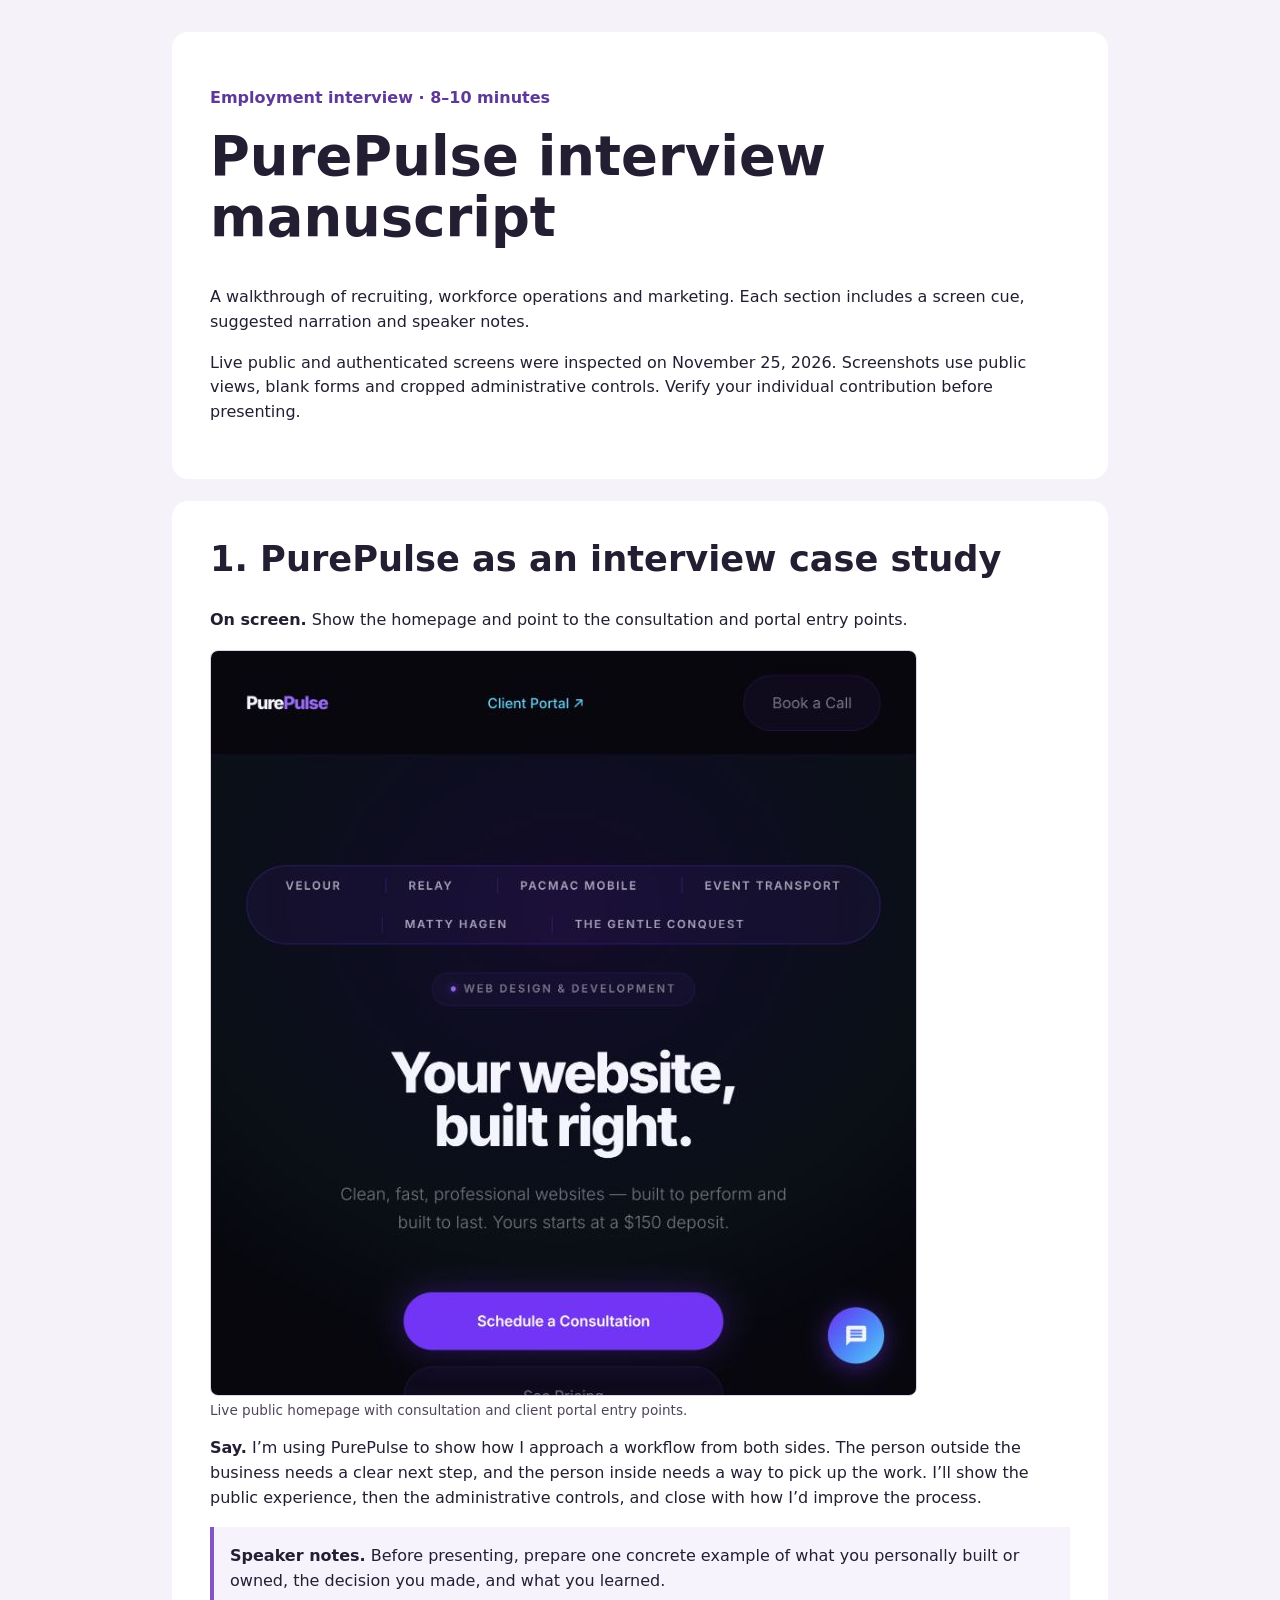
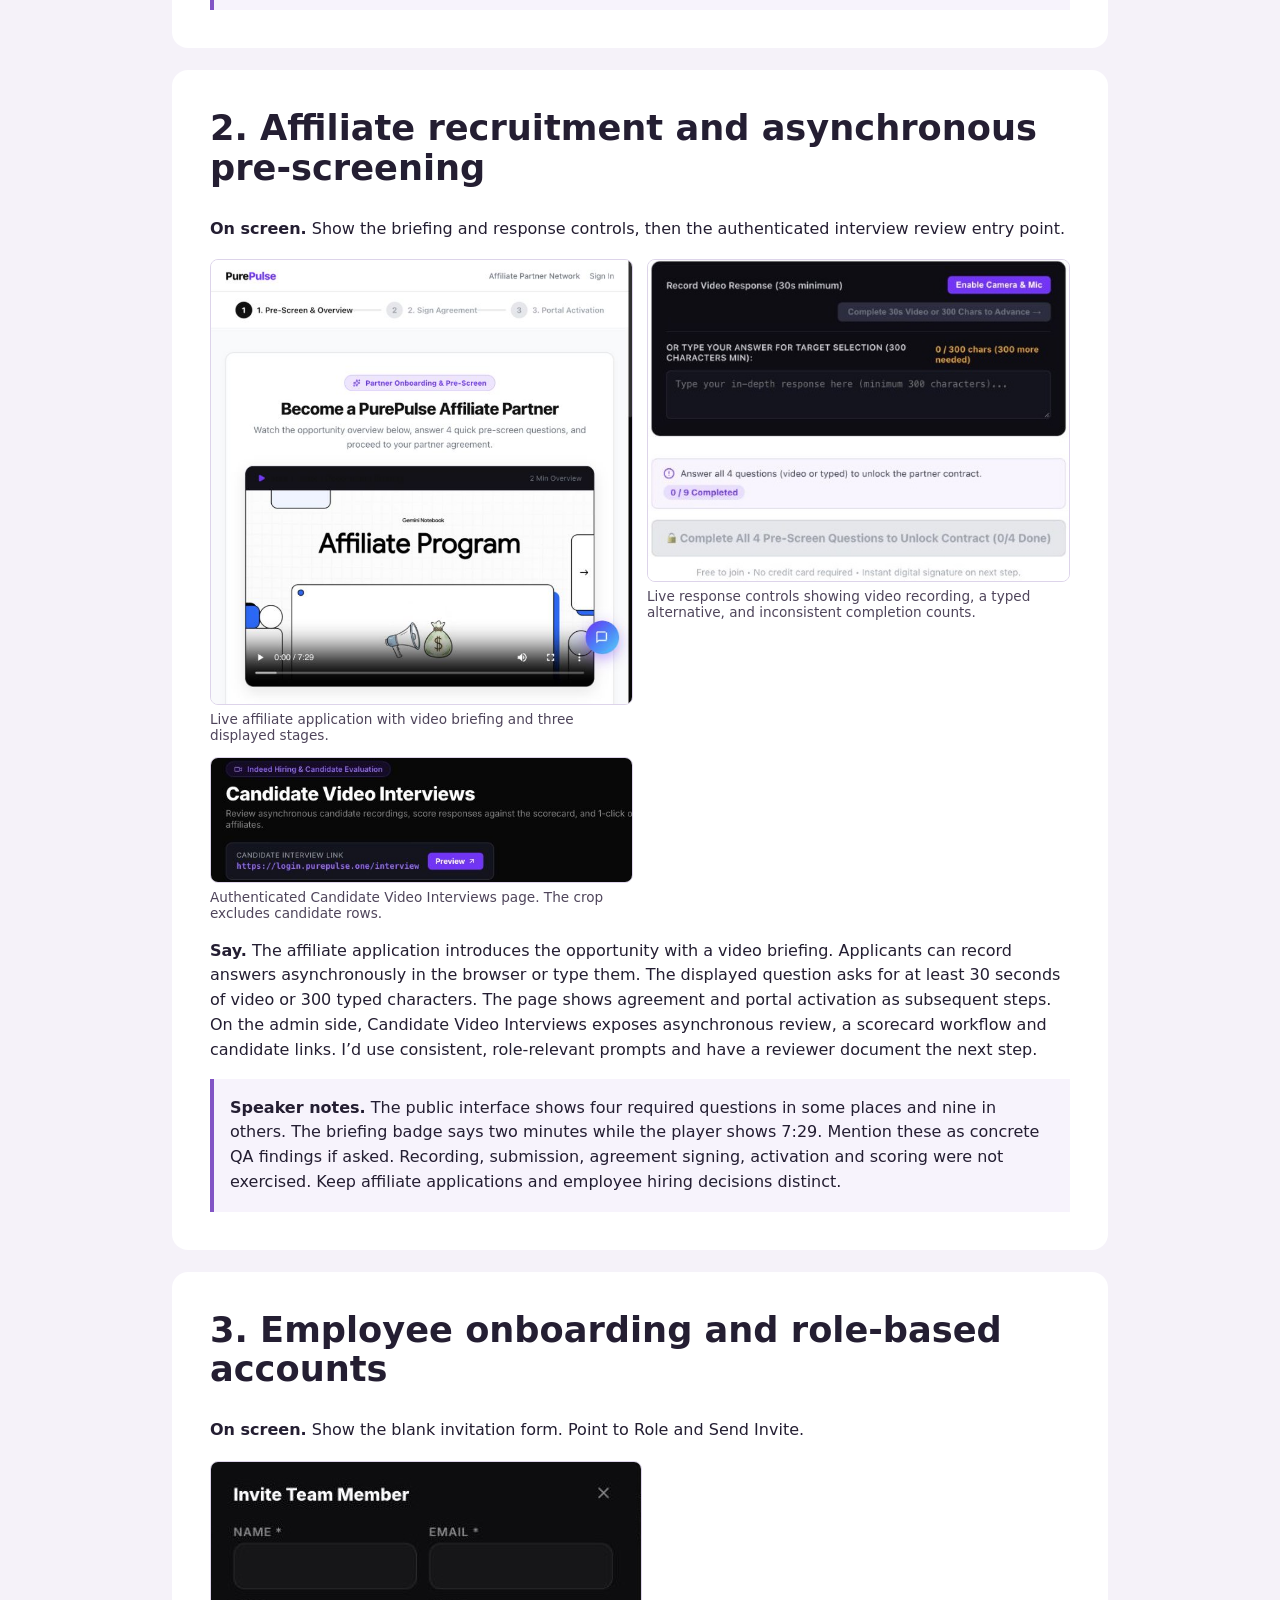
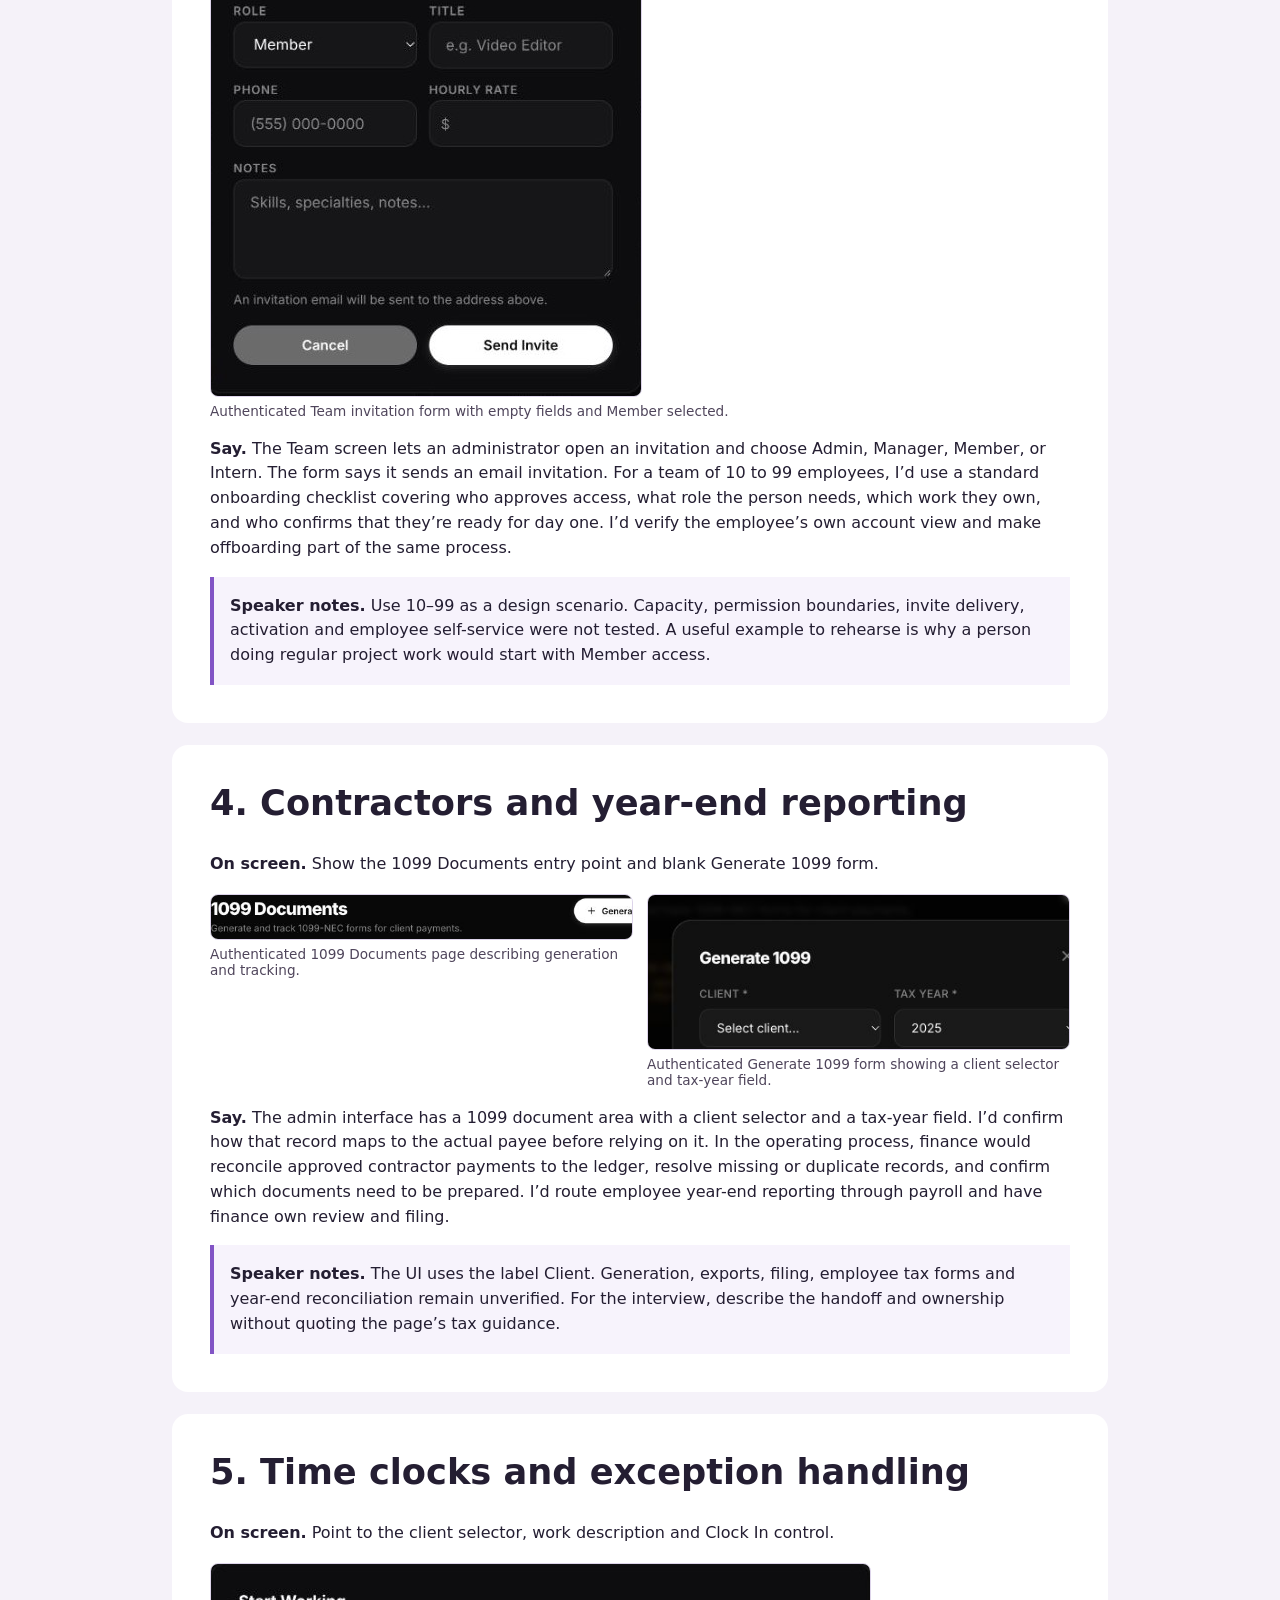
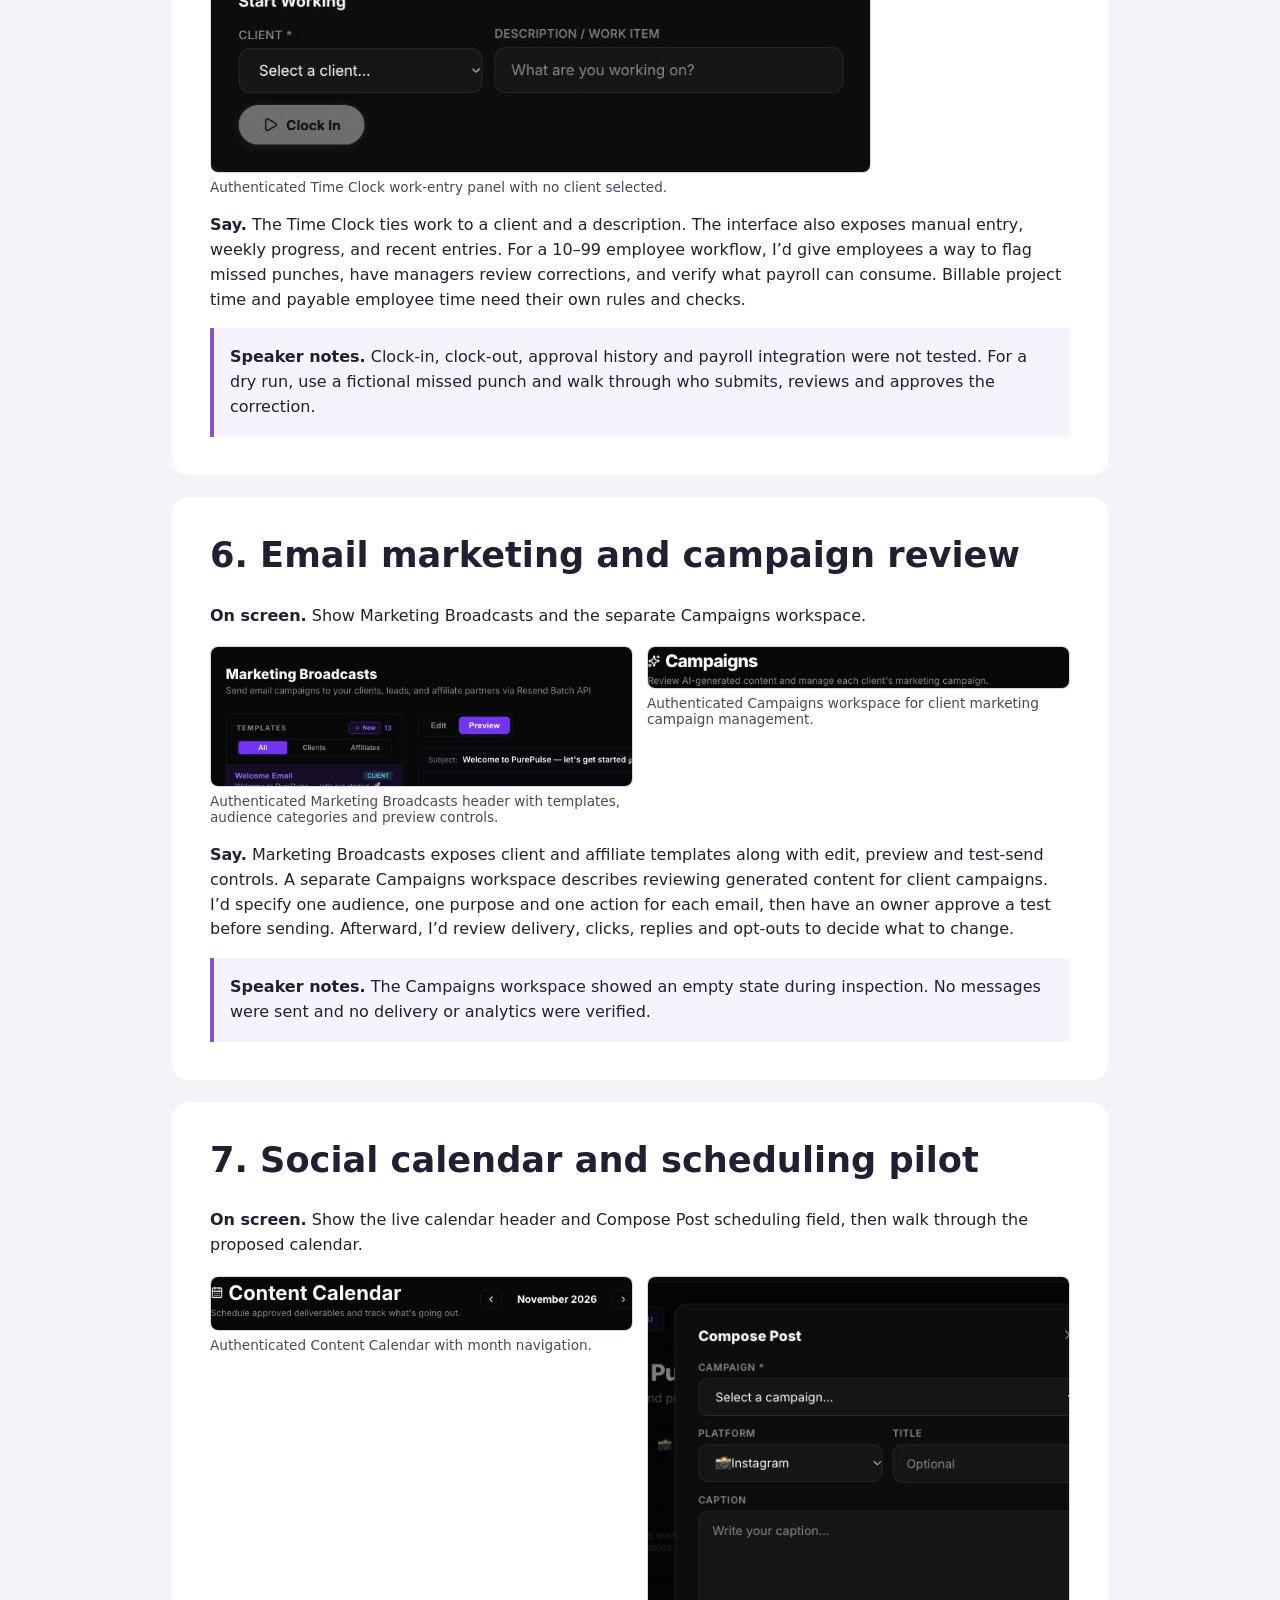
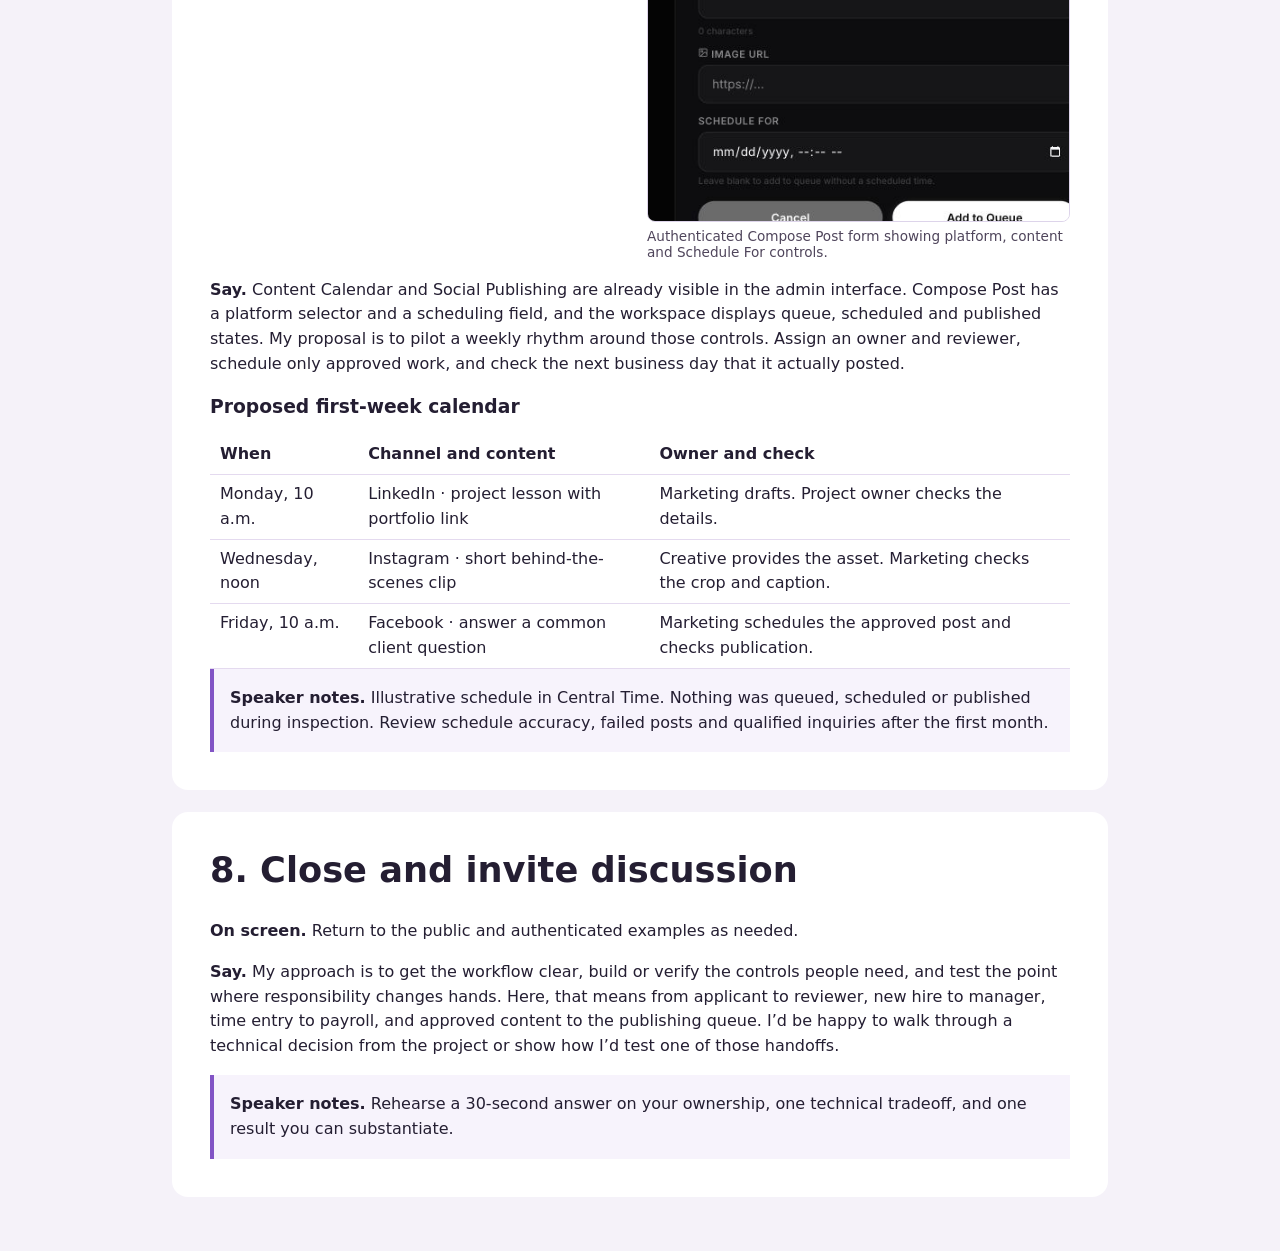
<file: manuscript.html>
<!doctype html><html lang="en"><meta charset="utf-8"><meta name="viewport" content="width=device-width,initial-scale=1"><title>PurePulse interview manuscript</title><style>
:root{font-family:system-ui,sans-serif;color:#241e32;background:#f5f2f9}
*{box-sizing:border-box} body{margin:0} main{max-width:1000px;margin:auto;padding:32px}
header,section{background:white;padding:clamp(18px,4vw,38px);border-radius:16px;margin:0 0 22px}
h1,h2{line-height:1.12;margin-top:0} h1{font-size:clamp(2rem,5vw,3.4rem)}
h2{font-size:clamp(1.45rem,3vw,2.2rem)} p,td,th,li{line-height:1.55}
.label{color:#5e3998;font-weight:700} .notes{border-left:4px solid #8254c5;padding:1px 16px;background:#f7f3fc}
.visuals{display:grid;grid-template-columns:repeat(auto-fit,minmax(min(100%,310px),1fr));gap:14px;align-items:start;margin:18px 0}
figure{margin:0;break-inside:avoid} img{display:block;max-width:100%;height:auto;border:1px solid #ddd4ea;border-radius:8px}
figcaption{font-size:.85rem;color:#4f455b;margin-top:6px} table{width:100%;border-collapse:collapse}
td,th{padding:7px 10px;text-align:left;border-bottom:1px solid #e4daef;vertical-align:top}
@media print{body{background:white} main{max-width:none;padding:0} section{break-before:page;padding:0} header{padding:0} img{max-height:3.1in;object-fit:contain;object-position:left}}
</style><main>
<header><p class="label">Employment interview · 8–10 minutes</p><h1>PurePulse interview manuscript</h1><p>A walkthrough of recruiting, workforce operations and marketing. Each section includes a screen cue, suggested narration and speaker notes.</p><p>Live public and authenticated screens were inspected on November 25, 2026. Screenshots use public views, blank forms and cropped administrative controls. Verify your individual contribution before presenting.</p></header>
<section><h2>1. PurePulse as an interview case study</h2><p><strong>On screen.</strong> Show the homepage and point to the consultation and portal entry points.</p>
<div class="visuals">
<figure><img src="[data-uri]" alt="Live public homepage with consultation and client portal entry points."><figcaption>Live public homepage with consultation and client portal entry points.</figcaption></figure>
</div>
<p><strong>Say.</strong> I’m using PurePulse to show how I approach a workflow from both sides. The person outside the business needs a clear next step, and the person inside needs a way to pick up the work. I’ll show the public experience, then the administrative controls, and close with how I’d improve the process.</p>
<aside class="notes"><p><strong>Speaker notes.</strong> Before presenting, prepare one concrete example of what you personally built or owned, the decision you made, and what you learned.</p></aside></section>
<section><h2>2. Affiliate recruitment and asynchronous pre-screening</h2><p><strong>On screen.</strong> Show the briefing and response controls, then the authenticated interview review entry point.</p>
<div class="visuals">
<figure><img src="[data-uri]" alt="Live affiliate application with video briefing and three displayed stages."><figcaption>Live affiliate application with video briefing and three displayed stages.</figcaption></figure>
<figure><img src="[data-uri]" alt="Live response controls showing video recording, a typed alternative, and inconsistent completion counts."><figcaption>Live response controls showing video recording, a typed alternative, and inconsistent completion counts.</figcaption></figure>
<figure><img src="[data-uri]" alt="Authenticated Candidate Video Interviews page. The crop excludes candidate rows."><figcaption>Authenticated Candidate Video Interviews page. The crop excludes candidate rows.</figcaption></figure>
</div>
<p><strong>Say.</strong> The affiliate application introduces the opportunity with a video briefing. Applicants can record answers asynchronously in the browser or type them. The displayed question asks for at least 30 seconds of video or 300 typed characters. The page shows agreement and portal activation as subsequent steps. On the admin side, Candidate Video Interviews exposes asynchronous review, a scorecard workflow and candidate links. I’d use consistent, role-relevant prompts and have a reviewer document the next step.</p>
<aside class="notes"><p><strong>Speaker notes.</strong> The public interface shows four required questions in some places and nine in others. The briefing badge says two minutes while the player shows 7:29. Mention these as concrete QA findings if asked. Recording, submission, agreement signing, activation and scoring were not exercised. Keep affiliate applications and employee hiring decisions distinct.</p></aside></section>
<section><h2>3. Employee onboarding and role-based accounts</h2><p><strong>On screen.</strong> Show the blank invitation form. Point to Role and Send Invite.</p>
<div class="visuals">
<figure><img src="[data-uri]" alt="Authenticated Team invitation form with empty fields and Member selected."><figcaption>Authenticated Team invitation form with empty fields and Member selected.</figcaption></figure>
</div>
<p><strong>Say.</strong> The Team screen lets an administrator open an invitation and choose Admin, Manager, Member, or Intern. The form says it sends an email invitation. For a team of 10 to 99 employees, I’d use a standard onboarding checklist covering who approves access, what role the person needs, which work they own, and who confirms that they’re ready for day one. I’d verify the employee’s own account view and make offboarding part of the same process.</p>
<aside class="notes"><p><strong>Speaker notes.</strong> Use 10–99 as a design scenario. Capacity, permission boundaries, invite delivery, activation and employee self-service were not tested. A useful example to rehearse is why a person doing regular project work would start with Member access.</p></aside></section>
<section><h2>4. Contractors and year-end reporting</h2><p><strong>On screen.</strong> Show the 1099 Documents entry point and blank Generate 1099 form.</p>
<div class="visuals">
<figure><img src="[data-uri]" alt="Authenticated 1099 Documents page describing generation and tracking."><figcaption>Authenticated 1099 Documents page describing generation and tracking.</figcaption></figure>
<figure><img src="[data-uri]" alt="Authenticated Generate 1099 form showing a client selector and tax-year field."><figcaption>Authenticated Generate 1099 form showing a client selector and tax-year field.</figcaption></figure>
</div>
<p><strong>Say.</strong> The admin interface has a 1099 document area with a client selector and a tax-year field. I’d confirm how that record maps to the actual payee before relying on it. In the operating process, finance would reconcile approved contractor payments to the ledger, resolve missing or duplicate records, and confirm which documents need to be prepared. I’d route employee year-end reporting through payroll and have finance own review and filing.</p>
<aside class="notes"><p><strong>Speaker notes.</strong> The UI uses the label Client. Generation, exports, filing, employee tax forms and year-end reconciliation remain unverified. For the interview, describe the handoff and ownership without quoting the page’s tax guidance.</p></aside></section>
<section><h2>5. Time clocks and exception handling</h2><p><strong>On screen.</strong> Point to the client selector, work description and Clock In control.</p>
<div class="visuals">
<figure><img src="[data-uri]" alt="Authenticated Time Clock work-entry panel with no client selected."><figcaption>Authenticated Time Clock work-entry panel with no client selected.</figcaption></figure>
</div>
<p><strong>Say.</strong> The Time Clock ties work to a client and a description. The interface also exposes manual entry, weekly progress, and recent entries. For a 10–99 employee workflow, I’d give employees a way to flag missed punches, have managers review corrections, and verify what payroll can consume. Billable project time and payable employee time need their own rules and checks.</p>
<aside class="notes"><p><strong>Speaker notes.</strong> Clock-in, clock-out, approval history and payroll integration were not tested. For a dry run, use a fictional missed punch and walk through who submits, reviews and approves the correction.</p></aside></section>
<section><h2>6. Email marketing and campaign review</h2><p><strong>On screen.</strong> Show Marketing Broadcasts and the separate Campaigns workspace.</p>
<div class="visuals">
<figure><img src="[data-uri]" alt="Authenticated Marketing Broadcasts header with templates, audience categories and preview controls."><figcaption>Authenticated Marketing Broadcasts header with templates, audience categories and preview controls.</figcaption></figure>
<figure><img src="[data-uri]" alt="Authenticated Campaigns workspace for client marketing campaign management."><figcaption>Authenticated Campaigns workspace for client marketing campaign management.</figcaption></figure>
</div>
<p><strong>Say.</strong> Marketing Broadcasts exposes client and affiliate templates along with edit, preview and test-send controls. A separate Campaigns workspace describes reviewing generated content for client campaigns. I’d specify one audience, one purpose and one action for each email, then have an owner approve a test before sending. Afterward, I’d review delivery, clicks, replies and opt-outs to decide what to change.</p>
<aside class="notes"><p><strong>Speaker notes.</strong> The Campaigns workspace showed an empty state during inspection. No messages were sent and no delivery or analytics were verified.</p></aside></section>
<section><h2>7. Social calendar and scheduling pilot</h2><p><strong>On screen.</strong> Show the live calendar header and Compose Post scheduling field, then walk through the proposed calendar.</p>
<div class="visuals">
<figure><img src="[data-uri]" alt="Authenticated Content Calendar with month navigation."><figcaption>Authenticated Content Calendar with month navigation.</figcaption></figure>
<figure><img src="[data-uri]" alt="Authenticated Compose Post form showing platform, content and Schedule For controls."><figcaption>Authenticated Compose Post form showing platform, content and Schedule For controls.</figcaption></figure>
</div>
<p><strong>Say.</strong> Content Calendar and Social Publishing are already visible in the admin interface. Compose Post has a platform selector and a scheduling field, and the workspace displays queue, scheduled and published states. My proposal is to pilot a weekly rhythm around those controls. Assign an owner and reviewer, schedule only approved work, and check the next business day that it actually posted.</p>
<h3>Proposed first-week calendar</h3><table>
        <thead><tr><th>When</th><th>Channel and content</th><th>Owner and check</th></tr></thead>
        <tbody><tr><td>Monday, 10 a.m.</td><td>LinkedIn · project lesson with portfolio link</td><td>Marketing drafts. Project owner checks the details.</td></tr>
        <tr><td>Wednesday, noon</td><td>Instagram · short behind-the-scenes clip</td><td>Creative provides the asset. Marketing checks the crop and caption.</td></tr>
        <tr><td>Friday, 10 a.m.</td><td>Facebook · answer a common client question</td><td>Marketing schedules the approved post and checks publication.</td></tr></tbody></table>
<aside class="notes"><p><strong>Speaker notes.</strong> Illustrative schedule in Central Time. Nothing was queued, scheduled or published during inspection. Review schedule accuracy, failed posts and qualified inquiries after the first month.</p></aside></section>
<section><h2>8. Close and invite discussion</h2><p><strong>On screen.</strong> Return to the public and authenticated examples as needed.</p>
<p><strong>Say.</strong> My approach is to get the workflow clear, build or verify the controls people need, and test the point where responsibility changes hands. Here, that means from applicant to reviewer, new hire to manager, time entry to payroll, and approved content to the publishing queue. I’d be happy to walk through a technical decision from the project or show how I’d test one of those handoffs.</p>
<aside class="notes"><p><strong>Speaker notes.</strong> Rehearse a 30-second answer on your ownership, one technical tradeoff, and one result you can substantiate.</p></aside></section>
</main></html>
</file>
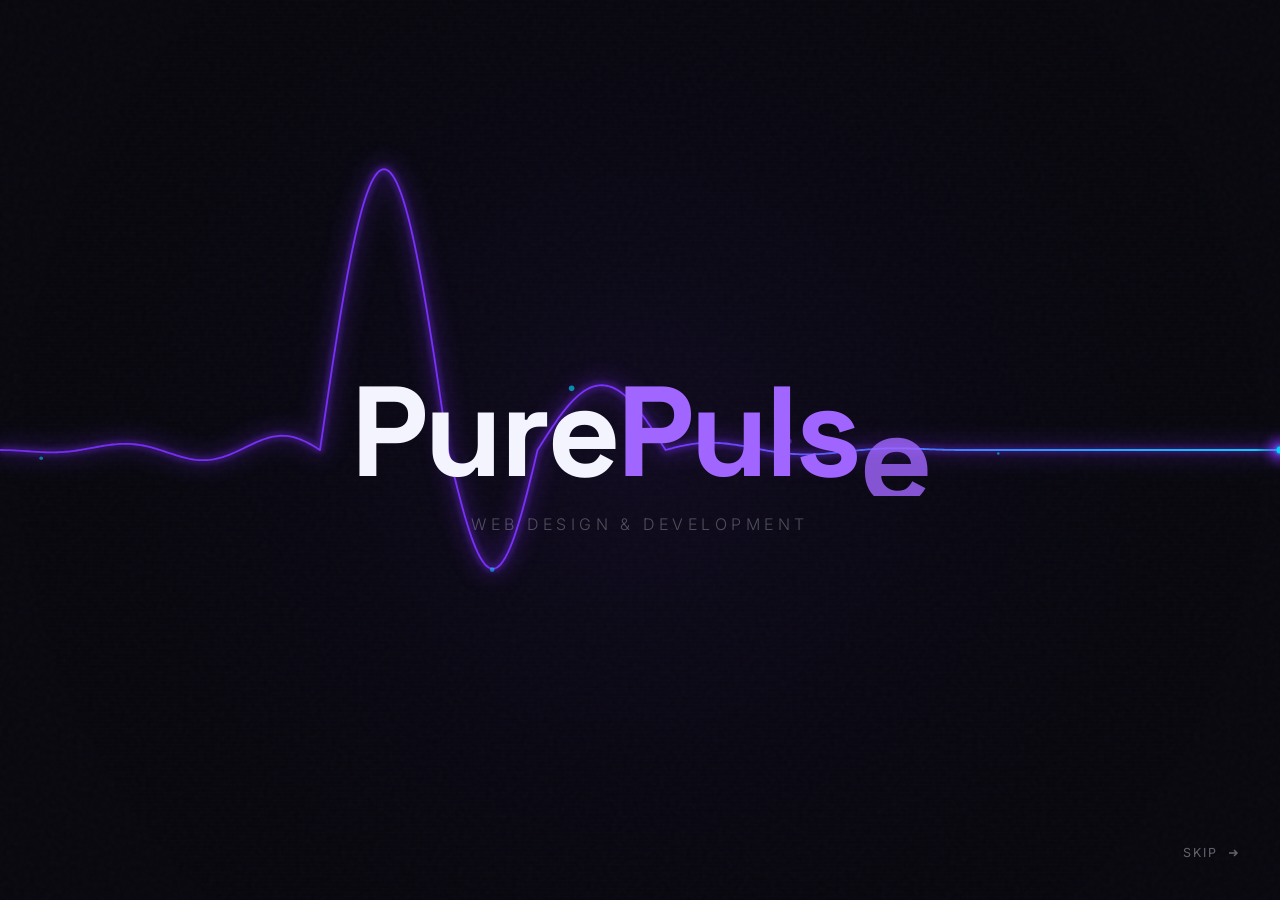
<file: splash_screens/splash-intro.html>
<!DOCTYPE html>
<html lang="en">
<head>
<meta charset="UTF-8">
<meta name="viewport" content="width=device-width, initial-scale=1.0">
<title>PurePulse</title>
<link rel="preconnect" href="https://fonts.googleapis.com">
<link rel="preconnect" href="https://fonts.gstatic.com" crossorigin>
<link href="https://fonts.googleapis.com/css2?family=Space+Grotesk:wght@300;400;500;600;700&family=Inter:wght@300;400&display=swap" rel="stylesheet">
<style>
  *, *::before, *::after { margin: 0; padding: 0; box-sizing: border-box; }

  :root {
    --obsidian:   #07070D;
    --violet:     #7B2FFF;
    --violet-glow:#A066FF;
    --cyan:       #00D4FF;
    --white:      #F4F4FF;
    --muted:      rgba(244,244,255,0.38);
  }

  html, body {
    width: 100%; height: 100%;
    background: var(--obsidian);
    overflow: hidden;
    font-family: 'Space Grotesk', sans-serif;
    color: var(--white);
  }

  /* ── INTRO OVERLAY ── */
  #intro {
    position: fixed; inset: 0;
    background: var(--obsidian);
    display: flex; flex-direction: column;
    align-items: center; justify-content: center;
    z-index: 100;
    cursor: pointer;
  }

  /* Canvas behind everything */
  #pulseCanvas {
    position: absolute; inset: 0;
    width: 100%; height: 100%;
  }

  /* Logotype */
  .logo-wrap {
    position: relative;
    z-index: 2;
    text-align: center;
    user-select: none;
  }

  .logo-name {
    font-size: clamp(3.5rem, 10vw, 9rem);
    font-weight: 700;
    letter-spacing: -0.03em;
    line-height: 1;
    color: var(--white);
    display: flex;
    gap: 0;
    overflow: hidden;
  }

  .logo-name .char {
    display: inline-block;
    transform: translateY(110%);
    opacity: 0;
    transition: none;
  }

  /* "Pure" stays white; "Pulse" goes violet-glow */
  .logo-name .accent { color: var(--violet-glow); }

  .logo-tag {
    margin-top: 1rem;
    font-family: 'Inter', sans-serif;
    font-size: clamp(0.75rem, 2vw, 1rem);
    font-weight: 300;
    letter-spacing: 0.28em;
    text-transform: uppercase;
    color: var(--muted);
    opacity: 0;
    transform: translateY(8px);
  }

  /* Skip button */
  #skip-btn {
    position: absolute;
    bottom: 2.5rem; right: 2.5rem;
    font-family: 'Inter', sans-serif;
    font-size: 0.78rem;
    font-weight: 400;
    letter-spacing: 0.16em;
    text-transform: uppercase;
    color: var(--muted);
    background: none;
    border: none;
    cursor: pointer;
    z-index: 10;
    opacity: 0;
    display: flex; align-items: center; gap: 0.5rem;
    transition: color 0.2s;
  }
  #skip-btn:hover { color: var(--white); }
  #skip-btn svg { width: 14px; height: 14px; }

  /* Noise grain overlay for texture */
  #intro::after {
    content: '';
    position: absolute; inset: 0;
    background-image: url("data:image/svg+xml,%3Csvg viewBox='0 0 200 200' xmlns='http://www.w3.org/2000/svg'%3E%3Cfilter id='noise'%3E%3CfeTurbulence type='fractalNoise' baseFrequency='0.85' numOctaves='4' stitchTiles='stitch'/%3E%3C/filter%3E%3Crect width='100%25' height='100%25' filter='url(%23noise)' opacity='1'/%3E%3C/svg%3E");
    opacity: 0.028;
    pointer-events: none;
    z-index: 1;
  }

  /* ── EXIT TRANSITION ── */
  #intro.exit {
    animation: introExit 0.9s cubic-bezier(0.76, 0, 0.24, 1) forwards;
  }
  @keyframes introExit {
    0%   { opacity: 1; transform: scale(1); }
    100% { opacity: 0; transform: scale(1.04); pointer-events: none; }
  }

  /* ── MAIN SITE (hidden until intro exits) ── */
  #site {
    position: fixed; inset: 0;
    opacity: 0;
    background: var(--obsidian);
    display: flex; flex-direction: column;
    align-items: center; justify-content: center;
    transition: opacity 0.8s ease 0.5s;
    font-family: 'Space Grotesk', sans-serif;
    color: var(--white);
  }
  #site.visible { opacity: 1; }

  .site-nav {
    position: absolute; top: 0; left: 0; right: 0;
    padding: 2rem 2.5rem;
    display: flex; align-items: center; justify-content: space-between;
  }
  .site-logo {
    font-size: 1.2rem; font-weight: 700; letter-spacing: -0.02em;
  }
  .site-logo span { color: var(--violet-glow); }
  .site-nav-links {
    display: flex; gap: 2rem; list-style: none;
  }
  .site-nav-links a {
    font-size: 0.85rem; font-weight: 400; letter-spacing: 0.04em;
    color: var(--muted); text-decoration: none;
    transition: color 0.2s;
  }
  .site-nav-links a:hover { color: var(--white); }
  .site-hero {
    text-align: center; max-width: 800px; padding: 0 2rem;
  }
  .site-hero h1 {
    font-size: clamp(2.5rem, 6vw, 5rem);
    font-weight: 700; line-height: 1.05; letter-spacing: -0.03em;
    margin-bottom: 1.5rem;
  }
  .site-hero h1 em { font-style: normal; color: var(--violet-glow); }
  .site-hero p {
    font-family: 'Inter', sans-serif;
    font-size: 1.1rem; font-weight: 300;
    color: var(--muted); line-height: 1.7;
    max-width: 540px; margin: 0 auto 2.5rem;
  }
  .site-cta {
    display: inline-flex; align-items: center; gap: 0.6rem;
    background: var(--violet);
    color: #fff; padding: 0.85rem 2rem;
    border-radius: 100px;
    font-size: 0.9rem; font-weight: 600; letter-spacing: 0.02em;
    text-decoration: none;
    box-shadow: 0 0 40px rgba(123,47,255,0.35);
    transition: box-shadow 0.3s, transform 0.2s;
  }
  .site-cta:hover {
    box-shadow: 0 0 60px rgba(123,47,255,0.55);
    transform: translateY(-2px);
  }
</style>
</head>
<body>

<!-- ── INTRO ── -->
<div id="intro">
  <canvas id="pulseCanvas"></canvas>

  <div class="logo-wrap">
    <div class="logo-name" id="logoName" aria-label="PurePulse">
      <!-- chars injected by JS -->
    </div>
    <div class="logo-tag" id="logoTag">Web Design &amp; Development</div>
  </div>

  <button id="skip-btn" aria-label="Skip intro">
    <span>Skip</span>
    <svg viewBox="0 0 14 14" fill="none" stroke="currentColor" stroke-width="1.5">
      <path d="M3 7h8M8 4l3 3-3 3"/>
    </svg>
  </button>
</div>

<!-- ── MAIN SITE ── -->
<div id="site">
  <nav class="site-nav">
    <div class="site-logo">Pure<span>Pulse</span></div>
    <ul class="site-nav-links">
      <li><a href="#">Work</a></li>
      <li><a href="#">Services</a></li>
      <li><a href="#">About</a></li>
      <li><a href="#">Contact</a></li>
    </ul>
  </nav>
  <div class="site-hero">
    <h1>Design that <em>moves</em><br>people forward</h1>
    <p>PurePulse builds web experiences with sharp aesthetics, clean code, and a creative instinct you can feel on every scroll.</p>
    <a href="#" class="site-cta">See our work ↗</a>
  </div>
</div>

<script>
// ── SPLIT NAME INTO CHARS ──────────────────────────────
const WORD1 = 'Pure';
const WORD2 = 'Pulse';
const nameEl = document.getElementById('logoName');

[...WORD1].forEach(c => {
  const s = document.createElement('span');
  s.className = 'char';
  s.textContent = c;
  nameEl.appendChild(s);
});
[...WORD2].forEach(c => {
  const s = document.createElement('span');
  s.className = 'char accent';
  s.textContent = c;
  nameEl.appendChild(s);
});

const chars = Array.from(nameEl.querySelectorAll('.char'));

// ── CANVAS SETUP ─────────────────────────────────────
const canvas = document.getElementById('pulseCanvas');
const ctx = canvas.getContext('2d');
let W, H, cx, cy;

function resize() {
  W = canvas.width  = window.innerWidth;
  H = canvas.height = window.innerHeight;
  cx = W / 2; cy = H / 2;
}
resize();
window.addEventListener('resize', resize);

// ── PALETTE ──────────────────────────────────────────
const V  = { r:123, g:47,  b:255 };
const C  = { r:0,   g:212, b:255 };
const W2 = { r:244, g:244, b:255 };

function rgba(col, a) {
  return `rgba(${col.r},${col.g},${col.b},${a})`;
}

// ── PULSE WAVEFORM PATH ───────────────────────────────
// A heartbeat-style SVG path that draws across the screen.
// We map it to canvas via progress 0→1.

function buildWavePoints(w, h) {
  // Centered horizontally; waveform height spans ±baseAmp
  const y0 = h * 0.5;
  const baseAmp = h * 0.12;
  const pts = [];
  const steps = 600;

  for (let i = 0; i <= steps; i++) {
    const t = i / steps;  // 0 → 1
    const x = t * w;

    // Compose a pulse: flat → small sine → big spike → flat
    let y = y0;

    if (t < 0.25) {
      // gentle ripple approaching
      const local = t / 0.25;
      y = y0 + Math.sin(local * Math.PI * 4) * baseAmp * 0.15 * local;
    } else if (t < 0.35) {
      // rapid climb
      const local = (t - 0.25) / 0.1;
      y = y0 - baseAmp * 2.6 * Math.sin(local * Math.PI);
    } else if (t < 0.42) {
      // sharp trough
      const local = (t - 0.35) / 0.07;
      y = y0 + baseAmp * 1.1 * Math.sin(local * Math.PI);
    } else if (t < 0.52) {
      // secondary peak
      const local = (t - 0.42) / 0.10;
      y = y0 - baseAmp * 0.6 * Math.sin(local * Math.PI);
    } else if (t < 0.75) {
      // gentle exit ripple
      const local = (t - 0.52) / 0.23;
      y = y0 + Math.sin(local * Math.PI * 3 + Math.PI) * baseAmp * 0.08 * (1 - local);
    }
    // else flat to end

    pts.push({ x, y });
  }
  return pts;
}

// ── PARTICLES ────────────────────────────────────────
const particles = [];
function spawnParticle(x, y) {
  particles.push({
    x, y,
    vx: (Math.random() - 0.5) * 1.2,
    vy: (Math.random() - 0.85) * 1.6,
    life: 1,
    decay: 0.012 + Math.random() * 0.014,
    size: 1.5 + Math.random() * 2.5,
    col: Math.random() < 0.5 ? V : C,
  });
}

// ── ANIMATION STATE ──────────────────────────────────
let startTime = null;
const PHASE1_DUR  = 2200;   // pulse line draws
const PHASE2_DUR  = 900;    // characters drop in
const PHASE3_DUR  = 500;    // tagline fades
const PHASE4_WAIT = 1400;   // hold
const TOTAL_DUR   = PHASE1_DUR + PHASE2_DUR + PHASE3_DUR + PHASE4_WAIT;

let wavePoints = [];
let animDone = false;
let skipPressed = false;

function easeInOut(t) {
  return t < 0.5 ? 2*t*t : -1+(4-2*t)*t;
}
function easeOut(t) {
  return 1 - Math.pow(1 - t, 3);
}

function animChars(progress) {
  // progress 0→1 over PHASE2_DUR
  chars.forEach((el, i) => {
    const threshold = i / chars.length;
    const local = Math.max(0, Math.min(1, (progress - threshold) / (1 / chars.length + 0.15)));
    const ease = easeOut(local);
    el.style.transform = `translateY(${(1 - ease) * 110}%)`;
    el.style.opacity = ease;
  });
}

function drawFrame(ts) {
  if (!startTime) startTime = ts;
  const elapsed = ts - startTime;
  if (animDone) return;

  ctx.clearRect(0, 0, W, H);

  // ── BG glow at center ──
  const bgGlow = ctx.createRadialGradient(cx, cy, 0, cx, cy, W * 0.5);
  bgGlow.addColorStop(0, rgba(V, 0.07));
  bgGlow.addColorStop(1, 'transparent');
  ctx.fillStyle = bgGlow;
  ctx.fillRect(0, 0, W, H);

  // ── PHASE 1: draw pulse line ──
  const p1 = Math.min(1, elapsed / PHASE1_DUR);
  wavePoints = buildWavePoints(W, H);

  if (p1 > 0) {
    const endIdx = Math.floor(p1 * (wavePoints.length - 1));

    // Glow layer (wide, soft)
    ctx.beginPath();
    ctx.moveTo(wavePoints[0].x, wavePoints[0].y);
    for (let i = 1; i <= endIdx; i++) {
      ctx.lineTo(wavePoints[i].x, wavePoints[i].y);
    }
    ctx.strokeStyle = rgba(V, 0.18);
    ctx.lineWidth = 18;
    ctx.lineCap = 'round';
    ctx.lineJoin = 'round';
    ctx.filter = 'blur(10px)';
    ctx.stroke();
    ctx.filter = 'none';

    // Medium glow
    ctx.beginPath();
    ctx.moveTo(wavePoints[0].x, wavePoints[0].y);
    for (let i = 1; i <= endIdx; i++) {
      ctx.lineTo(wavePoints[i].x, wavePoints[i].y);
    }
    ctx.strokeStyle = rgba(V, 0.45);
    ctx.lineWidth = 5;
    ctx.filter = 'blur(3px)';
    ctx.stroke();
    ctx.filter = 'none';

    // Sharp core — gradient from violet to cyan
    const grad = ctx.createLinearGradient(0, 0, W, 0);
    grad.addColorStop(0,   rgba(V,  0.9));
    grad.addColorStop(0.5, rgba(V,  1  ));
    grad.addColorStop(1,   rgba(C,  1  ));
    ctx.beginPath();
    ctx.moveTo(wavePoints[0].x, wavePoints[0].y);
    for (let i = 1; i <= endIdx; i++) {
      ctx.lineTo(wavePoints[i].x, wavePoints[i].y);
    }
    ctx.strokeStyle = grad;
    ctx.lineWidth = 1.8;
    ctx.stroke();

    // Leading dot
    const tip = wavePoints[endIdx];
    const dotGlow = ctx.createRadialGradient(tip.x, tip.y, 0, tip.x, tip.y, 24);
    dotGlow.addColorStop(0, rgba(C, 0.9));
    dotGlow.addColorStop(0.3, rgba(V, 0.5));
    dotGlow.addColorStop(1, 'transparent');
    ctx.beginPath();
    ctx.arc(tip.x, tip.y, 24, 0, Math.PI * 2);
    ctx.fillStyle = dotGlow;
    ctx.fill();

    ctx.beginPath();
    ctx.arc(tip.x, tip.y, 3.5, 0, Math.PI * 2);
    ctx.fillStyle = rgba(C, 1);
    ctx.fill();

    // Spawn particles at tip (only during drawing)
    if (p1 < 0.99 && Math.random() < 0.4) spawnParticle(tip.x, tip.y);
  }

  // ── PARTICLES ──
  for (let i = particles.length - 1; i >= 0; i--) {
    const p = particles[i];
    p.x += p.vx; p.y += p.vy;
    p.vy += 0.04; // gravity
    p.life -= p.decay;
    if (p.life <= 0) { particles.splice(i, 1); continue; }
    ctx.beginPath();
    ctx.arc(p.x, p.y, p.size * p.life, 0, Math.PI * 2);
    ctx.fillStyle = rgba(p.col, p.life * 0.8);
    ctx.fill();
  }

  // ── Subtle horizontal scanlines ──
  if (p1 > 0.1) {
    ctx.fillStyle = rgba(V, 0.015);
    for (let yy = 0; yy < H; yy += 4) {
      ctx.fillRect(0, yy, W, 1);
    }
  }

  // ── PHASE 2: drop in characters ──
  if (elapsed > PHASE1_DUR) {
    const p2 = Math.min(1, (elapsed - PHASE1_DUR) / PHASE2_DUR);
    animChars(p2);
  }

  // ── PHASE 3: tagline ──
  if (elapsed > PHASE1_DUR + PHASE2_DUR) {
    const p3 = Math.min(1, (elapsed - PHASE1_DUR - PHASE2_DUR) / PHASE3_DUR);
    const tagEl = document.getElementById('logoTag');
    tagEl.style.opacity = easeOut(p3);
    tagEl.style.transform = `translateY(${(1-easeOut(p3))*8}px)`;
  }

  // ── Skip button fade in ──
  if (elapsed > 600) {
    const skipEl = document.getElementById('skip-btn');
    skipEl.style.opacity = Math.min(1, (elapsed - 600) / 400);
  }

  // ── PHASE 4: auto-exit ──
  if (elapsed > TOTAL_DUR) {
    exitIntro();
    return;
  }

  requestAnimationFrame(drawFrame);
}

function exitIntro() {
  if (animDone) return;
  animDone = true;

  // Make sure chars are all visible
  animChars(1);
  document.getElementById('logoTag').style.opacity = '1';

  const intro = document.getElementById('intro');
  intro.classList.add('exit');

  // Show site
  setTimeout(() => {
    document.getElementById('site').classList.add('visible');
    intro.style.pointerEvents = 'none';
    setTimeout(() => { intro.style.display = 'none'; }, 1000);
  }, 300);
}

// Skip on click
document.getElementById('skip-btn').addEventListener('click', exitIntro);
document.getElementById('intro').addEventListener('click', function(e) {
  if (e.target === this || e.target.id === 'pulseCanvas') {
    // tap anywhere on the canvas to skip after 1.5s of animation
    if ((performance.now() - (startTime || 0)) > 1500) exitIntro();
  }
});

// Reduce motion
const prefersReducedMotion = window.matchMedia('(prefers-reduced-motion: reduce)').matches;

if (prefersReducedMotion) {
  // Just show immediately
  animChars(1);
  document.getElementById('logoTag').style.opacity = '1';
  document.getElementById('skip-btn').style.opacity = '1';
  setTimeout(exitIntro, 1200);
} else {
  requestAnimationFrame(drawFrame);
}
</script>
</body>
</html>
</file>
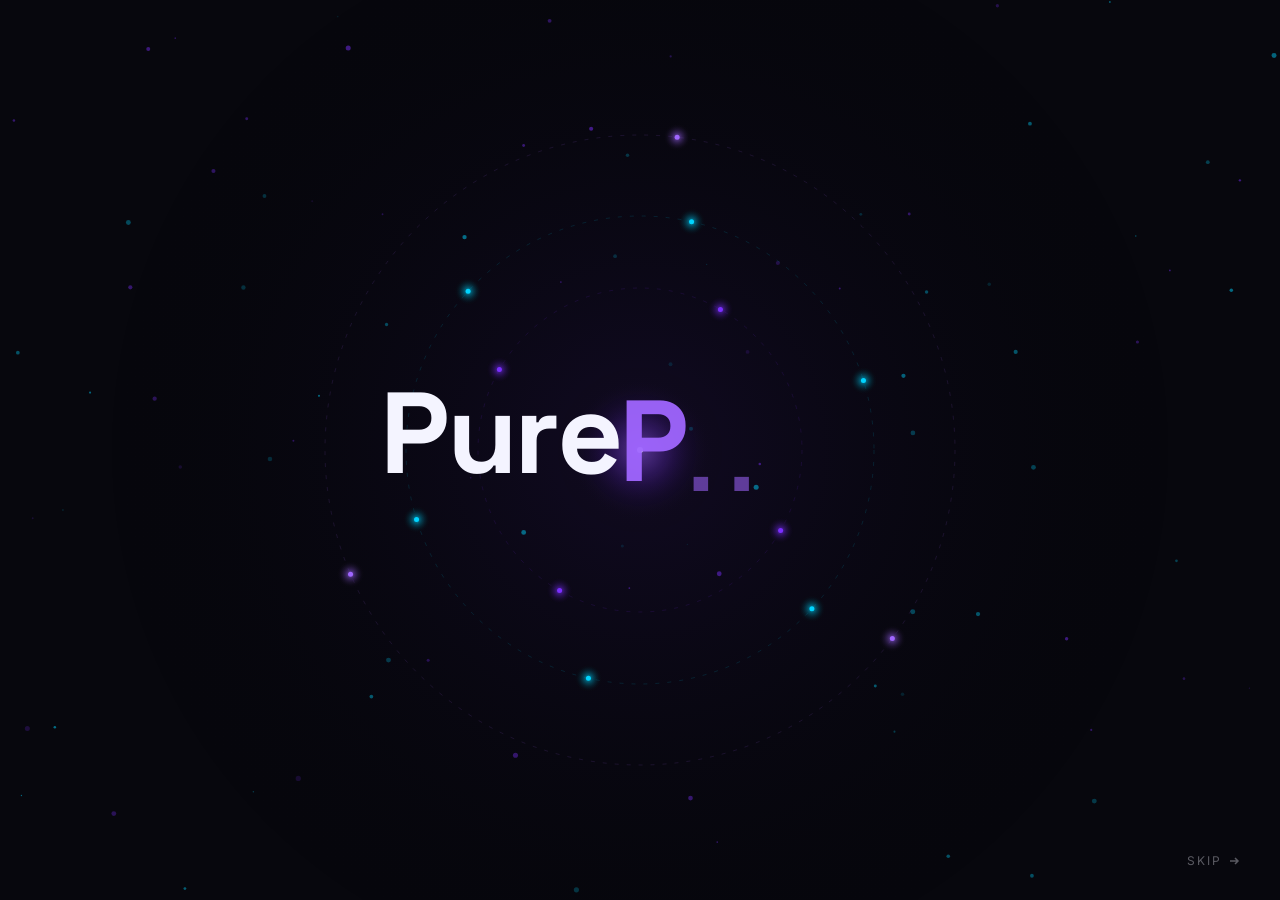
<file: splash_screens/splash-variant-a.html>
<!DOCTYPE html>
<html lang="en">
<head>
<meta charset="UTF-8">
<meta name="viewport" content="width=device-width, initial-scale=1.0">
<title>PurePulse — Variant A: Orbital</title>
<link href="https://fonts.googleapis.com/css2?family=Space+Grotesk:wght@300;500;700&family=Inter:wght@300;400&display=swap" rel="stylesheet">
<style>
*,*::before,*::after{margin:0;padding:0;box-sizing:border-box}
:root{
  --bg:#07070D;
  --v:#7B2FFF;
  --vg:#A066FF;
  --c:#00D4FF;
  --w:#F4F4FF;
  --mu:rgba(244,244,255,0.35);
}
html,body{width:100%;height:100%;background:var(--bg);overflow:hidden;font-family:'Space Grotesk',sans-serif;color:var(--w)}
#intro{position:fixed;inset:0;display:flex;align-items:center;justify-content:center;z-index:100;background:var(--bg)}
canvas{position:absolute;inset:0;width:100%;height:100%}
.logo-wrap{position:relative;z-index:2;text-align:center}
.logo-name{
  font-size:clamp(3.5rem,9vw,8.5rem);
  font-weight:700;letter-spacing:-0.03em;line-height:1;
  display:flex;overflow:hidden;
}
.char{display:inline-block;transform:translateY(120%);opacity:0}
.accent{color:var(--vg)}
.logo-tag{
  margin-top:0.9rem;
  font-family:'Inter',sans-serif;
  font-size:clamp(0.7rem,1.8vw,0.95rem);
  font-weight:300;letter-spacing:0.3em;text-transform:uppercase;
  color:var(--mu);opacity:0;transform:translateY(6px);
  transition:opacity 0.6s,transform 0.6s;
}
#skip{
  position:absolute;bottom:2rem;right:2.5rem;
  font-family:'Inter',sans-serif;font-size:0.75rem;
  letter-spacing:0.15em;text-transform:uppercase;
  color:var(--mu);background:none;border:none;cursor:pointer;
  opacity:0;transition:color 0.2s;display:flex;align-items:center;gap:0.4rem;
}
#skip:hover{color:var(--w)}
#intro.exit{animation:out 0.85s cubic-bezier(0.76,0,0.24,1) forwards}
@keyframes out{to{opacity:0;transform:scale(1.03)}}
#site{
  position:fixed;inset:0;opacity:0;
  background:var(--bg);display:flex;flex-direction:column;
  align-items:center;justify-content:center;
  transition:opacity 0.8s ease 0.4s;font-family:'Space Grotesk',sans-serif;color:var(--w)
}
#site.vis{opacity:1}
nav{position:absolute;top:0;left:0;right:0;padding:2rem 2.5rem;display:flex;align-items:center;justify-content:space-between}
.nl{font-size:1.1rem;font-weight:700;letter-spacing:-0.02em}.nl span{color:var(--vg)}
.nr{display:flex;gap:2rem;list-style:none}
.nr a{font-size:0.82rem;color:var(--mu);text-decoration:none;transition:color 0.2s}.nr a:hover{color:var(--w)}
.hero{text-align:center;max-width:780px;padding:0 2rem}
.hero h1{font-size:clamp(2.2rem,5.5vw,4.8rem);font-weight:700;line-height:1.05;letter-spacing:-0.03em;margin-bottom:1.4rem}
.hero h1 em{font-style:normal;color:var(--vg)}
.hero p{font-family:'Inter',sans-serif;font-size:1.05rem;font-weight:300;color:var(--mu);line-height:1.7;max-width:520px;margin:0 auto 2.2rem}
.cta{display:inline-flex;align-items:center;gap:0.5rem;background:var(--v);color:#fff;padding:0.8rem 1.9rem;border-radius:100px;font-size:0.88rem;font-weight:600;letter-spacing:0.02em;text-decoration:none;box-shadow:0 0 36px rgba(123,47,255,0.3);transition:box-shadow 0.3s,transform 0.2s}
.cta:hover{box-shadow:0 0 60px rgba(123,47,255,0.5);transform:translateY(-2px)}
</style>
</head>
<body>
<div id="intro">
  <canvas id="c"></canvas>
  <div class="logo-wrap">
    <div class="logo-name" id="name"></div>
    <div class="logo-tag" id="tag">Web Design &amp; Development</div>
  </div>
  <button id="skip">Skip <svg width="12" height="12" viewBox="0 0 12 12" fill="none" stroke="currentColor" stroke-width="1.5"><path d="M2 6h8M7 3l3 3-3 3"/></svg></button>
</div>
<div id="site">
  <nav><div class="nl">Pure<span>Pulse</span></div><ul class="nr"><li><a href="#">Work</a></li><li><a href="#">Services</a></li><li><a href="#">About</a></li><li><a href="#">Contact</a></li></ul></nav>
  <div class="hero"><h1>Design that <em>moves</em><br>people forward</h1><p>PurePulse builds web experiences with sharp aesthetics, clean code, and creative instinct on every scroll.</p><a href="#" class="cta">See our work ↗</a></div>
</div>
<script>
// Chars
const W1='Pure',W2='Pulse';
const nameEl=document.getElementById('name');
[...W1].forEach(c=>{const s=document.createElement('span');s.className='char';s.textContent=c;nameEl.appendChild(s)});
[...W2].forEach(c=>{const s=document.createElement('span');s.className='char accent';s.textContent=c;nameEl.appendChild(s)});
const chars=[...nameEl.querySelectorAll('.char')];

const cv=document.getElementById('c'),ctx=cv.getContext('2d');
let W,H,cx,cy;
function resize(){W=cv.width=window.innerWidth;H=cv.height=window.innerHeight;cx=W/2;cy=H/2}
resize();window.addEventListener('resize',resize);

// Orbital rings
const rings=[
  {r:0.18,speed:0.00022,phase:0,dots:4,col:{r:123,g:47,b:255}},
  {r:0.26,speed:-0.00015,phase:1.1,dots:6,col:{r:0,g:212,b:255}},
  {r:0.35,speed:0.00010,phase:2.5,dots:3,col:{r:160,g:102,b:255}},
];

// Particle field
const pts=Array.from({length:90},()=>({
  x:Math.random(),y:Math.random(),
  vx:(Math.random()-0.5)*0.0003,
  vy:(Math.random()-0.5)*0.0003,
  s:0.6+Math.random()*2,
  a:0.1+Math.random()*0.4,
  col:Math.random()<0.6?{r:123,g:47,b:255}:{r:0,g:212,b:255},
}));

let start=null,done=false;
const D1=1800,D2=800,D3=500,D4=1600;
const TOTAL=D1+D2+D3+D4;

function eout(t){return 1-Math.pow(1-t,3)}
function animChars(p){
  chars.forEach((el,i)=>{
    const thr=i/chars.length;
    const loc=Math.max(0,Math.min(1,(p-thr)/(1/chars.length+0.18)));
    const e=eout(loc);
    el.style.transform=`translateY(${(1-e)*120}%)`;
    el.style.opacity=e;
  });
}

function rgba(col,a){return `rgba(${col.r},${col.g},${col.b},${a})`}

function frame(ts){
  if(!start)start=ts;
  const el=ts-start;
  if(done)return;
  ctx.clearRect(0,0,W,H);

  // bg radial
  const bg=ctx.createRadialGradient(cx,cy,0,cx,cy,Math.min(W,H)*0.6);
  bg.addColorStop(0,rgba({r:123,g:47,b:255},0.09));
  bg.addColorStop(1,'transparent');
  ctx.fillStyle=bg;ctx.fillRect(0,0,W,H);

  const p1=Math.min(1,el/D1);

  // Floating particles
  pts.forEach(p=>{
    p.x+=p.vx;p.y+=p.vy;
    if(p.x<0)p.x=1;if(p.x>1)p.x=0;
    if(p.y<0)p.y=1;if(p.y>1)p.y=0;
    ctx.beginPath();
    ctx.arc(p.x*W,p.y*H,p.s,0,Math.PI*2);
    ctx.fillStyle=rgba(p.col,p.a*p1);
    ctx.fill();
  });

  // Draw rings
  rings.forEach(ring=>{
    const rad=Math.min(W,H)*ring.r*p1;
    // ring circle (dashed feel via opacity gradient)
    ctx.beginPath();
    ctx.arc(cx,cy,rad,0,Math.PI*2);
    ctx.strokeStyle=rgba(ring.col,0.12*p1);
    ctx.lineWidth=1;
    ctx.setLineDash([4,8]);
    ctx.stroke();
    ctx.setLineDash([]);

    // orbiting dots
    for(let d=0;d<ring.dots;d++){
      const angle=ring.phase+d*(Math.PI*2/ring.dots)+ts*ring.speed;
      const dx=cx+Math.cos(angle)*rad;
      const dy=cy+Math.sin(angle)*rad;
      // dot glow
      const dg=ctx.createRadialGradient(dx,dy,0,dx,dy,14);
      dg.addColorStop(0,rgba(ring.col,0.7*p1));
      dg.addColorStop(1,'transparent');
      ctx.beginPath();ctx.arc(dx,dy,14,0,Math.PI*2);
      ctx.fillStyle=dg;ctx.fill();
      ctx.beginPath();ctx.arc(dx,dy,2.5,0,Math.PI*2);
      ctx.fillStyle=rgba(ring.col,1*p1);ctx.fill();
    }
  });

  // Center core
  if(p1>0.3){
    const cp=Math.min(1,(p1-0.3)/0.7);
    const cg=ctx.createRadialGradient(cx,cy,0,cx,cy,Math.min(W,H)*0.08);
    cg.addColorStop(0,rgba({r:160,g:102,b:255},0.5*cp));
    cg.addColorStop(0.5,rgba({r:123,g:47,b:255},0.15*cp));
    cg.addColorStop(1,'transparent');
    ctx.beginPath();ctx.arc(cx,cy,Math.min(W,H)*0.08,0,Math.PI*2);
    ctx.fillStyle=cg;ctx.fill();
    ctx.beginPath();ctx.arc(cx,cy,3,0,Math.PI*2);
    ctx.fillStyle=rgba({r:244,g:244,b:255},0.9*cp);ctx.fill();
  }

  // Phase 2: chars
  if(el>D1)animChars(Math.min(1,(el-D1)/D2));
  // Phase 3: tag
  if(el>D1+D2){
    const p3=eout(Math.min(1,(el-D1-D2)/D3));
    const t=document.getElementById('tag');
    t.style.opacity=p3;t.style.transform=`translateY(${(1-p3)*6}px)`;
  }
  // skip fade
  if(el>500)document.getElementById('skip').style.opacity=Math.min(1,(el-500)/400);

  if(el>TOTAL){exitIntro();return}
  requestAnimationFrame(frame);
}

function exitIntro(){
  if(done)return;done=true;
  animChars(1);
  const t=document.getElementById('tag');t.style.opacity=1;t.style.transform='translateY(0)';
  const intro=document.getElementById('intro');
  intro.classList.add('exit');
  setTimeout(()=>{document.getElementById('site').classList.add('vis');intro.style.pointerEvents='none';},300);
  setTimeout(()=>{intro.style.display='none'},1200);
}
document.getElementById('skip').addEventListener('click',exitIntro);
if(window.matchMedia('(prefers-reduced-motion:reduce)').matches){animChars(1);setTimeout(exitIntro,800)}
else requestAnimationFrame(frame);
</script>
</body>
</html>
</file>
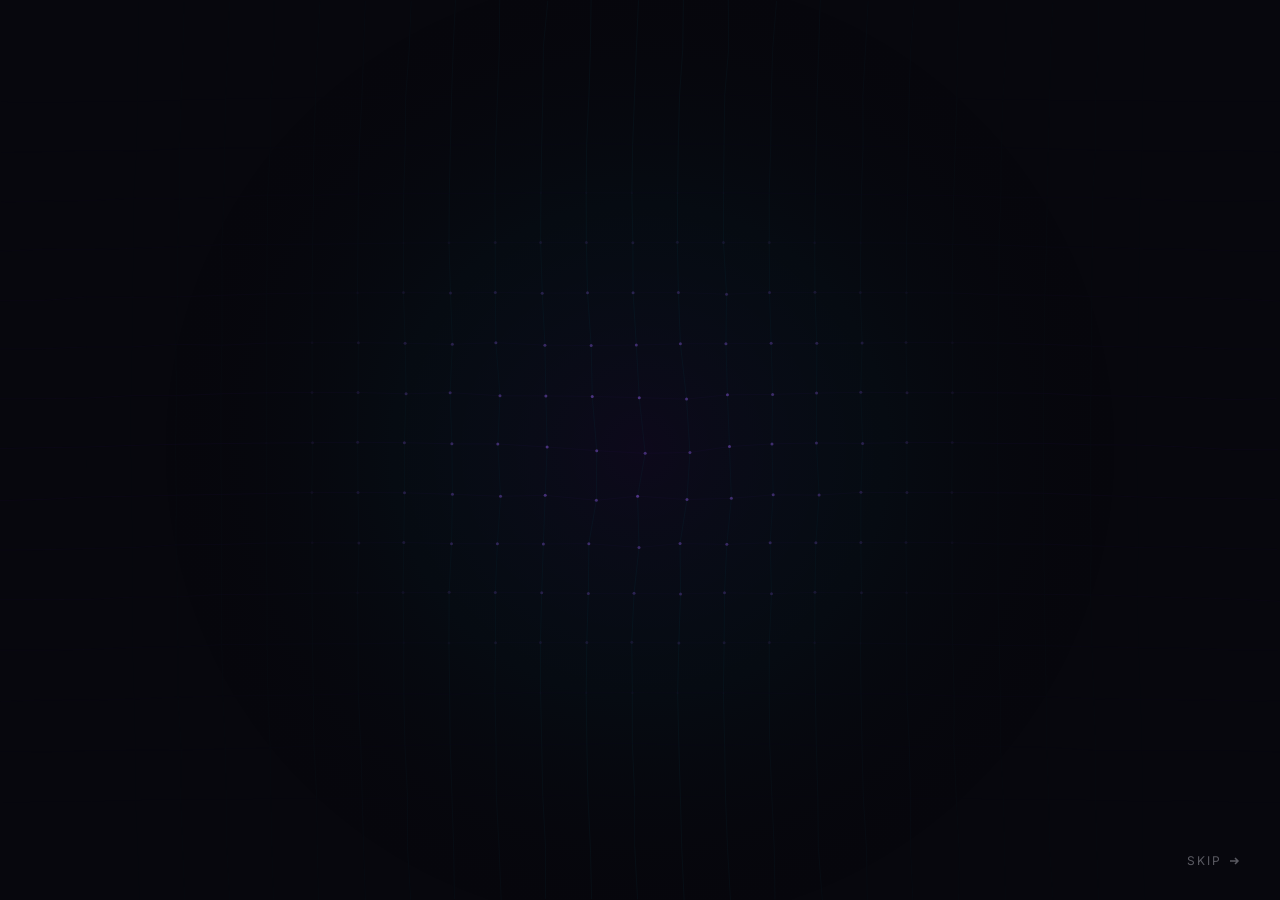
<file: splash_screens/splash-variant-b.html>
<!DOCTYPE html>
<html lang="en">
<head>
<meta charset="UTF-8">
<meta name="viewport" content="width=device-width, initial-scale=1.0">
<title>PurePulse — Variant B: Grid Warp</title>
<link href="https://fonts.googleapis.com/css2?family=Space+Grotesk:wght@300;500;700&family=Inter:wght@300;400&display=swap" rel="stylesheet">
<style>
*,*::before,*::after{margin:0;padding:0;box-sizing:border-box}
:root{--bg:#07070D;--v:#7B2FFF;--vg:#A066FF;--c:#00D4FF;--w:#F4F4FF;--mu:rgba(244,244,255,0.35)}
html,body{width:100%;height:100%;background:var(--bg);overflow:hidden;font-family:'Space Grotesk',sans-serif;color:var(--w)}
#intro{position:fixed;inset:0;display:flex;align-items:center;justify-content:center;z-index:100;background:var(--bg)}
canvas{position:absolute;inset:0;width:100%;height:100%}
.lw{position:relative;z-index:2;text-align:center}
.ln{font-size:clamp(3.5rem,9vw,8.5rem);font-weight:700;letter-spacing:-0.03em;line-height:1;display:flex;overflow:hidden}
.char{display:inline-block;transform:translateY(120%);opacity:0}
.accent{color:var(--vg)}
.lt{margin-top:0.9rem;font-family:'Inter',sans-serif;font-size:clamp(0.7rem,1.8vw,0.95rem);font-weight:300;letter-spacing:0.3em;text-transform:uppercase;color:var(--mu);opacity:0;transform:translateY(6px)}
.sub{margin-top:0.5rem;font-family:'Inter',sans-serif;font-size:clamp(0.6rem,1.4vw,0.75rem);font-weight:300;letter-spacing:0.18em;text-transform:uppercase;color:rgba(160,102,255,0.55);opacity:0}
#skip{position:absolute;bottom:2rem;right:2.5rem;font-family:'Inter',sans-serif;font-size:0.75rem;letter-spacing:0.15em;text-transform:uppercase;color:var(--mu);background:none;border:none;cursor:pointer;opacity:0;transition:color 0.2s;display:flex;align-items:center;gap:0.4rem}
#skip:hover{color:var(--w)}
#intro.exit{animation:out 0.85s cubic-bezier(0.76,0,0.24,1) forwards}
@keyframes out{to{opacity:0;transform:scale(1.03)}}
#site{position:fixed;inset:0;opacity:0;background:var(--bg);display:flex;flex-direction:column;align-items:center;justify-content:center;transition:opacity 0.8s ease 0.4s;font-family:'Space Grotesk',sans-serif;color:var(--w)}
#site.vis{opacity:1}
nav{position:absolute;top:0;left:0;right:0;padding:2rem 2.5rem;display:flex;align-items:center;justify-content:space-between}
.nl{font-size:1.1rem;font-weight:700;letter-spacing:-0.02em}.nl span{color:var(--vg)}
.nr{display:flex;gap:2rem;list-style:none}
.nr a{font-size:0.82rem;color:var(--mu);text-decoration:none;transition:color 0.2s}.nr a:hover{color:var(--w)}
.hero{text-align:center;max-width:780px;padding:0 2rem}
.hero h1{font-size:clamp(2.2rem,5.5vw,4.8rem);font-weight:700;line-height:1.05;letter-spacing:-0.03em;margin-bottom:1.4rem}
.hero h1 em{font-style:normal;color:var(--vg)}
.hero p{font-family:'Inter',sans-serif;font-size:1.05rem;font-weight:300;color:var(--mu);line-height:1.7;max-width:520px;margin:0 auto 2.2rem}
.cta{display:inline-flex;align-items:center;gap:0.5rem;background:var(--v);color:#fff;padding:0.8rem 1.9rem;border-radius:100px;font-size:0.88rem;font-weight:600;letter-spacing:0.02em;text-decoration:none;box-shadow:0 0 36px rgba(123,47,255,0.3);transition:box-shadow 0.3s,transform 0.2s}
.cta:hover{box-shadow:0 0 60px rgba(123,47,255,0.5);transform:translateY(-2px)}
</style>
</head>
<body>
<div id="intro">
  <canvas id="c"></canvas>
  <div class="lw">
    <div class="ln" id="name"></div>
    <div class="lt" id="tag">Web Design &amp; Development</div>
    <div class="sub" id="sub">Omaha, Nebraska &nbsp;·&nbsp; purepulse.one</div>
  </div>
  <button id="skip">Skip <svg width="12" height="12" viewBox="0 0 12 12" fill="none" stroke="currentColor" stroke-width="1.5"><path d="M2 6h8M7 3l3 3-3 3"/></svg></button>
</div>
<div id="site">
  <nav><div class="nl">Pure<span>Pulse</span></div><ul class="nr"><li><a href="#">Work</a></li><li><a href="#">Services</a></li><li><a href="#">About</a></li><li><a href="#">Contact</a></li></ul></nav>
  <div class="hero"><h1>Design that <em>moves</em><br>people forward</h1><p>PurePulse builds web experiences with sharp aesthetics, clean code, and creative instinct on every scroll.</p><a href="#" class="cta">See our work ↗</a></div>
</div>
<script>
const W1='Pure',W2='Pulse';
const nameEl=document.getElementById('name');
[...W1].forEach(c=>{const s=document.createElement('span');s.className='char';s.textContent=c;nameEl.appendChild(s)});
[...W2].forEach(c=>{const s=document.createElement('span');s.className='char accent';s.textContent=c;nameEl.appendChild(s)});
const chars=[...nameEl.querySelectorAll('.char')];

const cv=document.getElementById('c'),ctx=cv.getContext('2d');
let W,H,cx,cy;
function resize(){W=cv.width=window.innerWidth;H=cv.height=window.innerHeight;cx=W/2;cy=H/2}
resize();window.addEventListener('resize',resize);

function rgba(r,g,b,a){return `rgba(${r},${g},${b},${a})`}
function eout(t){return 1-Math.pow(1-t,3)}
function einout(t){return t<0.5?2*t*t:-1+(4-2*t)*t}

let start=null,done=false;
const D1=2400,D2=900,D3=500,D4=1800,TOTAL=D1+D2+D3+D4;

// Grid
const COLS=28,ROWS=18;
// Each node has a wave phase based on distance from center
function gridNodes(){
  const nodes=[];
  for(let r=0;r<=ROWS;r++)for(let c=0;c<=COLS;c++){
    const nx=c/COLS,ny=r/ROWS;
    const dx=nx-0.5,dy=ny-0.5;
    const dist=Math.sqrt(dx*dx+dy*dy);
    nodes.push({nx,ny,dist,phase:dist*6+Math.random()*0.5});
  }
  return nodes;
}
const nodes=gridNodes();

function frame(ts){
  if(!start)start=ts;
  const el=ts-start;
  if(done)return;
  ctx.clearRect(0,0,W,H);

  const p1=Math.min(1,el/D1);
  const t=el*0.001;

  // bg glow pulse
  const pulse=0.5+0.5*Math.sin(t*1.8);
  const bg=ctx.createRadialGradient(cx,cy,0,cx,cy,Math.min(W,H)*0.55);
  bg.addColorStop(0,rgba(123,47,255,(0.06+pulse*0.04)*p1));
  bg.addColorStop(0.5,rgba(0,212,255,0.03*p1));
  bg.addColorStop(1,'transparent');
  ctx.fillStyle=bg;ctx.fillRect(0,0,W,H);

  // Warped grid
  const cellW=W/COLS,cellH=H/ROWS;
  const maxWarp=Math.min(cellW,cellH)*0.55;

  function nodePos(r,c){
    const idx=r*(COLS+1)+c;
    const n=nodes[idx];
    const wave=Math.sin(t*1.2+n.phase)*maxWarp*p1*(1-n.dist*0.8);
    const wave2=Math.cos(t*0.9+n.phase*1.3)*maxWarp*0.4*p1*(1-n.dist*0.6);
    const dist2center=n.dist;
    const pull=1-dist2center*1.2;
    return{
      x:n.nx*W+wave*0.5+wave2*0.3,
      y:n.ny*H+wave*0.4+wave2*0.5,
    }
  }

  // Draw grid lines
  for(let r=0;r<=ROWS;r++){
    for(let c=0;c<COLS;c++){
      const a=nodePos(r,c);
      const b=nodePos(r,c+1);
      const frac=1-(Math.abs(r/ROWS-0.5)*2);
      const alpha=0.06*frac*p1;
      ctx.beginPath();ctx.moveTo(a.x,a.y);ctx.lineTo(b.x,b.y);
      ctx.strokeStyle=rgba(123,47,255,alpha);ctx.lineWidth=0.8;ctx.stroke();
    }
  }
  for(let c=0;c<=COLS;c++){
    for(let r=0;r<ROWS;r++){
      const a=nodePos(r,c);
      const b=nodePos(r+1,c);
      const frac=1-(Math.abs(c/COLS-0.5)*2);
      const alpha=0.06*frac*p1;
      ctx.beginPath();ctx.moveTo(a.x,a.y);ctx.lineTo(b.x,b.y);
      ctx.strokeStyle=rgba(0,212,255,alpha);ctx.lineWidth=0.8;ctx.stroke();
    }
  }

  // Bright intersection nodes near center
  for(let r=0;r<=ROWS;r++)for(let c=0;c<=COLS;c++){
    const n=nodes[r*(COLS+1)+c];
    if(n.dist>0.3)continue;
    const pos=nodePos(r,c);
    const brightness=(0.3-n.dist)/0.3;
    const flicker=0.7+0.3*Math.sin(t*3+n.phase*2);
    ctx.beginPath();ctx.arc(pos.x,pos.y,1.5,0,Math.PI*2);
    ctx.fillStyle=rgba(160,102,255,brightness*flicker*p1*0.7);ctx.fill();
  }

  // Scan line that sweeps from top on entry
  if(p1<0.8){
    const scanY=p1*(1/0.8)*H;
    const sg=ctx.createLinearGradient(0,scanY-60,0,scanY+10);
    sg.addColorStop(0,'transparent');
    sg.addColorStop(0.7,rgba(123,47,255,0.06));
    sg.addColorStop(1,rgba(0,212,255,0.18));
    ctx.fillStyle=sg;ctx.fillRect(0,scanY-60,W,70);
  }

  // Phase 2: chars
  if(el>D1)animChars(Math.min(1,(el-D1)/D2));
  // Phase 3: tag + sub
  if(el>D1+D2){
    const p3=eout(Math.min(1,(el-D1-D2)/D3));
    const tg=document.getElementById('tag');tg.style.opacity=p3;tg.style.transform=`translateY(${(1-p3)*6}px)`;
    const sb=document.getElementById('sub');sb.style.opacity=p3*0.7;
  }
  // skip
  if(el>500)document.getElementById('skip').style.opacity=Math.min(1,(el-500)/400);
  if(el>TOTAL){exitIntro();return}
  requestAnimationFrame(frame);
}

function animChars(p){
  chars.forEach((el,i)=>{
    const thr=i/chars.length;
    const loc=Math.max(0,Math.min(1,(p-thr)/(1/chars.length+0.18)));
    const e=eout(loc);
    el.style.transform=`translateY(${(1-e)*120}%)`;
    el.style.opacity=e;
  });
}

function exitIntro(){
  if(done)return;done=true;
  animChars(1);
  const tg=document.getElementById('tag');tg.style.opacity=1;tg.style.transform='translateY(0)';
  const intro=document.getElementById('intro');
  intro.classList.add('exit');
  setTimeout(()=>{document.getElementById('site').classList.add('vis');intro.style.pointerEvents='none'},300);
  setTimeout(()=>{intro.style.display='none'},1200);
}
document.getElementById('skip').addEventListener('click',exitIntro);
if(window.matchMedia('(prefers-reduced-motion:reduce)').matches){animChars(1);setTimeout(exitIntro,800)}
else requestAnimationFrame(frame);
</script>
</body>
</html>
</file>
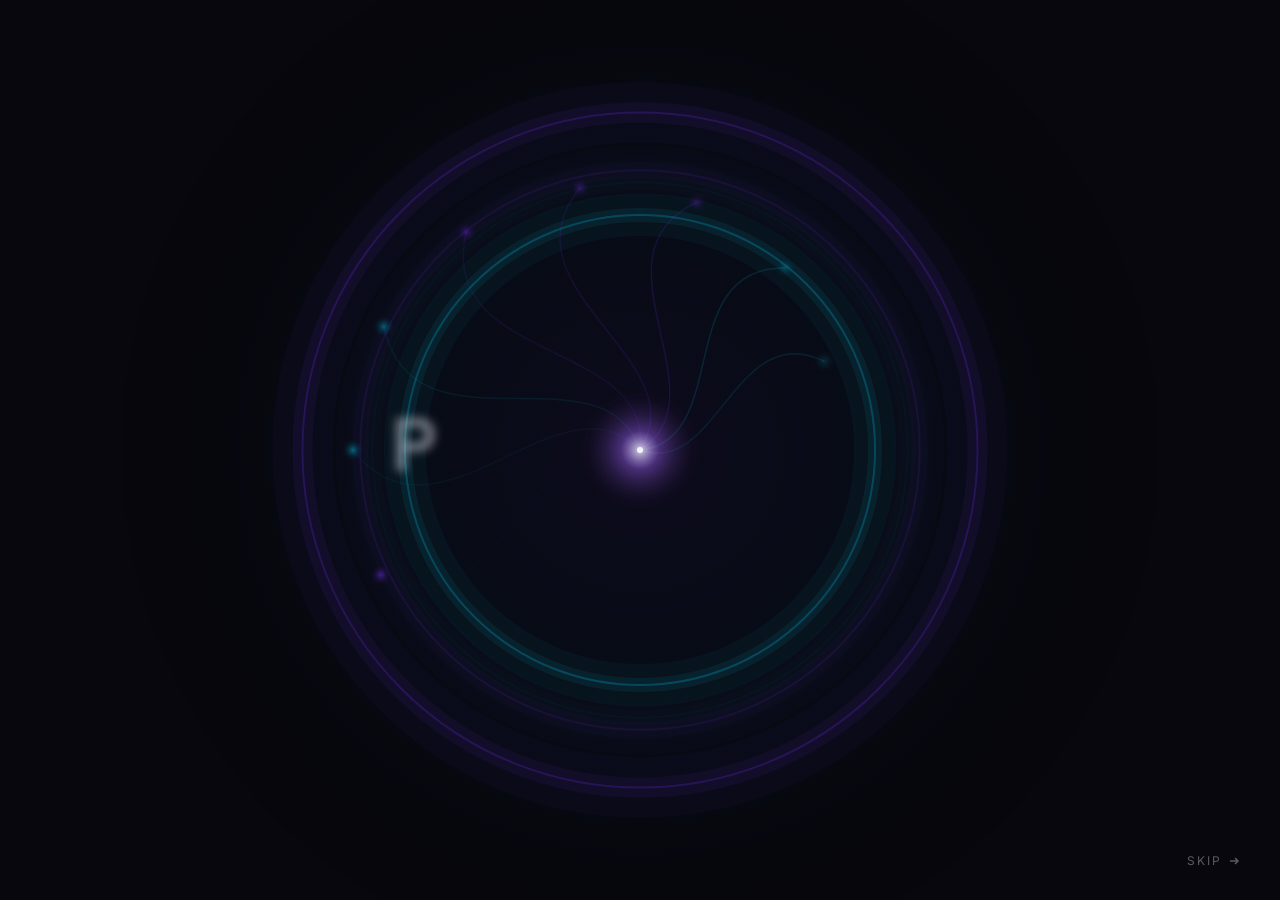
<file: splash_screens/splash-variant-c.html>
<!DOCTYPE html>
<html lang="en">
<head>
<meta charset="UTF-8">
<meta name="viewport" content="width=device-width, initial-scale=1.0">
<title>PurePulse — Variant C: Bloom</title>
<link href="https://fonts.googleapis.com/css2?family=Space+Grotesk:wght@300;500;700&family=Inter:wght@300;400&display=swap" rel="stylesheet">
<style>
*,*::before,*::after{margin:0;padding:0;box-sizing:border-box}
:root{--bg:#07070D;--v:#7B2FFF;--vg:#A066FF;--c:#00D4FF;--w:#F4F4FF;--mu:rgba(244,244,255,0.35)}
html,body{width:100%;height:100%;background:var(--bg);overflow:hidden;font-family:'Space Grotesk',sans-serif;color:var(--w)}
#intro{position:fixed;inset:0;display:flex;align-items:center;justify-content:center;z-index:100;background:var(--bg)}
canvas{position:absolute;inset:0;width:100%;height:100%}
.lw{position:relative;z-index:2;text-align:center}
.ln{font-size:clamp(3.5rem,9vw,8.5rem);font-weight:700;letter-spacing:-0.03em;line-height:1;display:flex;overflow:hidden;justify-content:center}
.char{display:inline-block;transform:scale(0.4) translateY(30px);opacity:0;filter:blur(12px)}
.accent{color:var(--vg)}
.lt{margin-top:0.9rem;font-family:'Inter',sans-serif;font-size:clamp(0.7rem,1.8vw,0.95rem);font-weight:300;letter-spacing:0.3em;text-transform:uppercase;color:var(--mu);opacity:0}
#skip{position:absolute;bottom:2rem;right:2.5rem;font-family:'Inter',sans-serif;font-size:0.75rem;letter-spacing:0.15em;text-transform:uppercase;color:var(--mu);background:none;border:none;cursor:pointer;opacity:0;transition:color 0.2s;display:flex;align-items:center;gap:0.4rem}
#skip:hover{color:var(--w)}
#intro.exit{animation:out 0.85s cubic-bezier(0.76,0,0.24,1) forwards}
@keyframes out{to{opacity:0;transform:scale(1.03)}}
#site{position:fixed;inset:0;opacity:0;background:var(--bg);display:flex;flex-direction:column;align-items:center;justify-content:center;transition:opacity 0.8s ease 0.4s;font-family:'Space Grotesk',sans-serif;color:var(--w)}
#site.vis{opacity:1}
nav{position:absolute;top:0;left:0;right:0;padding:2rem 2.5rem;display:flex;align-items:center;justify-content:space-between}
.nl{font-size:1.1rem;font-weight:700;letter-spacing:-0.02em}.nl span{color:var(--vg)}
.nr{display:flex;gap:2rem;list-style:none}
.nr a{font-size:0.82rem;color:var(--mu);text-decoration:none;transition:color 0.2s}.nr a:hover{color:var(--w)}
.hero{text-align:center;max-width:780px;padding:0 2rem}
.hero h1{font-size:clamp(2.2rem,5.5vw,4.8rem);font-weight:700;line-height:1.05;letter-spacing:-0.03em;margin-bottom:1.4rem}
.hero h1 em{font-style:normal;color:var(--vg)}
.hero p{font-family:'Inter',sans-serif;font-size:1.05rem;font-weight:300;color:var(--mu);line-height:1.7;max-width:520px;margin:0 auto 2.2rem}
.cta{display:inline-flex;align-items:center;gap:0.5rem;background:var(--v);color:#fff;padding:0.8rem 1.9rem;border-radius:100px;font-size:0.88rem;font-weight:600;letter-spacing:0.02em;text-decoration:none;box-shadow:0 0 36px rgba(123,47,255,0.3);transition:box-shadow 0.3s,transform 0.2s}
.cta:hover{box-shadow:0 0 60px rgba(123,47,255,0.5);transform:translateY(-2px)}
</style>
</head>
<body>
<div id="intro">
  <canvas id="c"></canvas>
  <div class="lw">
    <div class="ln" id="name"></div>
    <div class="lt" id="tag">Web Design &amp; Development</div>
  </div>
  <button id="skip">Skip <svg width="12" height="12" viewBox="0 0 12 12" fill="none" stroke="currentColor" stroke-width="1.5"><path d="M2 6h8M7 3l3 3-3 3"/></svg></button>
</div>
<div id="site">
  <nav><div class="nl">Pure<span>Pulse</span></div><ul class="nr"><li><a href="#">Work</a></li><li><a href="#">Services</a></li><li><a href="#">About</a></li><li><a href="#">Contact</a></li></ul></nav>
  <div class="hero"><h1>Design that <em>moves</em><br>people forward</h1><p>PurePulse builds web experiences with sharp aesthetics, clean code, and creative instinct on every scroll.</p><a href="#" class="cta">See our work ↗</a></div>
</div>
<script>
const W1='Pure',W2='Pulse';
const nameEl=document.getElementById('name');
[...W1].forEach(c=>{const s=document.createElement('span');s.className='char';s.textContent=c;nameEl.appendChild(s)});
[...W2].forEach(c=>{const s=document.createElement('span');s.className='char accent';s.textContent=c;nameEl.appendChild(s)});
const chars=[...nameEl.querySelectorAll('.char')];

const cv=document.getElementById('c'),ctx=cv.getContext('2d');
let W,H,cx,cy;
function resize(){W=cv.width=window.innerWidth;H=cv.height=window.innerHeight;cx=W/2;cy=H/2}
resize();window.addEventListener('resize',resize);

function rgba(r,g,b,a){return `rgba(${r},${g},${b},${a})`}
function eout3(t){return 1-Math.pow(1-t,3)}
function eout5(t){return 1-Math.pow(1-t,5)}

let start=null,done=false;
const D1=2000,D2=1000,D3=500,D4=1600,TOTAL=D1+D2+D3+D4;

// Bloom rings: each expands and fades
const blooms=[];
function spawnBloom(delay){
  blooms.push({delay,r:0,maxR:0,alpha:0,born:false,col:Math.random()<0.6?[123,47,255]:[0,212,255]});
}
// Pre-spawn a sequence of blooms
[0,200,450,750,1100,1500].forEach(spawnBloom);

// Fluid tendrils (bezier paths that animate)
function makeTendril(angle,len){
  return{
    angle,len,
    cp1:{dx:Math.cos(angle+0.8)*len*0.4,dy:Math.sin(angle+0.8)*len*0.4},
    cp2:{dx:Math.cos(angle-0.5)*len*0.8,dy:Math.sin(angle-0.5)*len*0.8},
    col:Math.random()<0.5?[123,47,255]:[0,212,255],
    progress:0,
  }
}
const tendrils=Array.from({length:14},(_,i)=>makeTendril((i/14)*Math.PI*2,Math.min(W,H)*0.32));

function frame(ts){
  if(!start)start=ts;
  const el=ts-start;
  if(done)return;
  ctx.clearRect(0,0,W,H);

  const p1=Math.min(1,el/D1);
  const t=el*0.001;

  // Ambient bg breath
  const breath=0.5+0.5*Math.sin(t*1.5);
  const bg=ctx.createRadialGradient(cx,cy,0,cx,cy,Math.min(W,H)*0.6);
  bg.addColorStop(0,rgba(123,47,255,(0.05+breath*0.03)*p1));
  bg.addColorStop(0.6,rgba(0,212,255,0.02*p1));
  bg.addColorStop(1,'transparent');
  ctx.fillStyle=bg;ctx.fillRect(0,0,W,H);

  // Update + draw blooms
  blooms.forEach(b=>{
    if(el<b.delay)return;
    if(!b.born){b.born=true;b.maxR=Math.min(W,H)*(0.25+Math.random()*0.25)}
    const age=(el-b.delay)*0.0008;
    b.r=Math.min(b.maxR,b.maxR*eout5(age));
    b.alpha=age<0.5?age*2:(2-age*1.5);
    if(b.alpha<=0)return;

    const layers=[
      {offset:0,width:b.r*0.18,opacity:0.04},
      {offset:0,width:b.r*0.06,opacity:0.08},
      {offset:0,width:2,opacity:0.25},
    ];
    layers.forEach(l=>{
      ctx.beginPath();
      ctx.arc(cx,cy,Math.max(1,b.r-l.offset),0,Math.PI*2);
      ctx.strokeStyle=rgba(b.col[0],b.col[1],b.col[2],b.alpha*l.opacity*p1);
      ctx.lineWidth=l.width;
      ctx.stroke();
    });
  });

  // Tendrils grow outward from center
  tendrils.forEach((td,i)=>{
    const delay=i*120;
    if(el<delay)return;
    td.progress=Math.min(1,(el-delay)/(D1*0.7));
    const ep=eout3(td.progress);

    const ex=cx+Math.cos(td.angle)*td.len*ep;
    const ey=cy+Math.sin(td.angle)*td.len*ep;

    ctx.beginPath();
    ctx.moveTo(cx,cy);
    ctx.bezierCurveTo(
      cx+td.cp1.dx*ep,cy+td.cp1.dy*ep,
      cx+td.cp2.dx*ep,cy+td.cp2.dy*ep,
      ex,ey
    );
    const alpha=(0.5-Math.abs(td.progress-0.5))*0.3;
    ctx.strokeStyle=rgba(td.col[0],td.col[1],td.col[2],alpha*p1);
    ctx.lineWidth=1.5;
    ctx.stroke();

    // tip glow
    if(td.progress>0.1&&td.progress<0.95){
      const tg=ctx.createRadialGradient(ex,ey,0,ex,ey,12);
      tg.addColorStop(0,rgba(td.col[0],td.col[1],td.col[2],0.5*td.progress*p1));
      tg.addColorStop(1,'transparent');
      ctx.beginPath();ctx.arc(ex,ey,12,0,Math.PI*2);
      ctx.fillStyle=tg;ctx.fill();
    }
  });

  // Core: pulsing bright center
  if(p1>0.2){
    const cp=Math.min(1,(p1-0.2)/0.8);
    const pls=0.5+0.5*Math.sin(t*4);
    const cg=ctx.createRadialGradient(cx,cy,0,cx,cy,Math.min(W,H)*0.06*(1+pls*0.2));
    cg.addColorStop(0,rgba(244,244,255,0.85*cp));
    cg.addColorStop(0.3,rgba(160,102,255,0.4*cp));
    cg.addColorStop(1,'transparent');
    ctx.beginPath();ctx.arc(cx,cy,Math.min(W,H)*0.06*(1+pls*0.2),0,Math.PI*2);
    ctx.fillStyle=cg;ctx.fill();
    ctx.beginPath();ctx.arc(cx,cy,3,0,Math.PI*2);
    ctx.fillStyle=rgba(244,244,255,cp);ctx.fill();
  }

  // Phase 2: char bloom-in (scale+blur to normal)
  if(el>D1)animChars(Math.min(1,(el-D1)/D2));
  if(el>D1+D2){
    const p3=eout3(Math.min(1,(el-D1-D2)/D3));
    const tg=document.getElementById('tag');tg.style.opacity=p3;
  }
  if(el>500)document.getElementById('skip').style.opacity=Math.min(1,(el-500)/400);
  if(el>TOTAL){exitIntro();return}
  requestAnimationFrame(frame);
}

function animChars(p){
  chars.forEach((el,i)=>{
    const thr=i/chars.length;
    const loc=Math.max(0,Math.min(1,(p-thr)/(1/chars.length+0.2)));
    const e=eout5(loc);
    const sc=0.4+0.6*e;
    const bl=Math.round((1-e)*12);
    el.style.transform=`scale(${sc}) translateY(${(1-e)*30}px)`;
    el.style.filter=`blur(${bl}px)`;
    el.style.opacity=e;
  });
}

function exitIntro(){
  if(done)return;done=true;
  animChars(1);
  chars.forEach(el=>{el.style.filter='none';el.style.transform='scale(1) translateY(0)'});
  document.getElementById('tag').style.opacity=1;
  const intro=document.getElementById('intro');
  intro.classList.add('exit');
  setTimeout(()=>{document.getElementById('site').classList.add('vis');intro.style.pointerEvents='none'},300);
  setTimeout(()=>{intro.style.display='none'},1200);
}
document.getElementById('skip').addEventListener('click',exitIntro);
if(window.matchMedia('(prefers-reduced-motion:reduce)').matches){animChars(1);setTimeout(exitIntro,800)}
else requestAnimationFrame(frame);
</script>
</body>
</html>
</file>
<file: style.css>
/* ── PurePulse — style.css ─────────────────────────────────────────────── */

:root {
    color-scheme: dark;
    --bg:           #07070D;
    --bg-card:      rgba(123, 47, 255, 0.04);
    --bg-card-hover:rgba(123, 47, 255, 0.08);
    --border:       rgba(123, 47, 255, 0.14);
    --border-strong:rgba(123, 47, 255, 0.28);
    --text:         #F4F4FF;
    --text-muted:   rgba(244, 244, 255, 0.45);
    --text-dim:     rgba(244, 244, 255, 0.2);
    --violet:       #7B2FFF;
    --violet-glow:  #A066FF;
    --cyan:         #00D4FF;
    --radius-sm:    12px;
    --radius-md:    18px;
    --radius-lg:    24px;
    --radius-full:  100px;
}

*, *::before, *::after { box-sizing: border-box; margin: 0; padding: 0; }

html {
    scroll-behavior: smooth;
    background-color: var(--bg);
    color: var(--text);
}

body {
    font-family: 'Inter', -apple-system, BlinkMacSystemFont, sans-serif;
    background: var(--bg);
    color: var(--text);
    line-height: 1.6;
    -webkit-font-smoothing: antialiased;
    -moz-osx-font-smoothing: grayscale;
    overflow-x: hidden;
}

a { text-decoration: none; color: inherit; }

/* ── Ambient background ──────────────────────────────────────────────────── */

.ambient-bg {
    position: fixed;
    inset: 0;
    z-index: -1;
    background:
        radial-gradient(ellipse 110% 55% at 50% -10%, rgba(123,47,255,0.13) 0%, transparent 65%),
        radial-gradient(ellipse 55% 35% at 85% 115%,  rgba(0,212,255,0.06)  0%, transparent 55%),
        radial-gradient(ellipse 40% 25% at 10%  80%,  rgba(123,47,255,0.05) 0%, transparent 50%);
    pointer-events: none;
}

/* ── Typography ──────────────────────────────────────────────────────────── */

h1 {
    font-size: clamp(4.5rem, 13vw, 9rem);
    font-weight: 800;
    letter-spacing: -0.055em;
    line-height: 0.9;
    margin-bottom: 1.75rem;
    color: var(--text);
}

h2 {
    font-size: clamp(2.75rem, 7vw, 5rem);
    font-weight: 700;
    letter-spacing: -0.04em;
    line-height: 1.05;
    margin-bottom: 1rem;
    color: var(--text);
}

h3 {
    font-size: 1.5rem;
    font-weight: 600;
    letter-spacing: -0.03em;
    line-height: 1.25;
    margin-bottom: 0.5rem;
    color: var(--text);
}

h4 {
    font-size: 1.0625rem;
    font-weight: 600;
    letter-spacing: -0.02em;
    margin-bottom: 0.5rem;
    color: var(--text);
}

p {
    font-size: 1.0625rem;
    font-weight: 300;
    color: var(--text-muted);
    line-height: 1.7;
}

/* ── Layout ──────────────────────────────────────────────────────────────── */

.section {
    max-width: 1040px;
    margin: 0 auto;
    padding: 140px 5%;
}

.section-label {
    font-size: 0.6875rem;
    font-weight: 600;
    letter-spacing: 0.18em;
    text-transform: uppercase;
    color: var(--violet-glow);
    margin-bottom: 1.5rem;
    opacity: 0.7;
}

.section-sub {
    max-width: 540px;
    margin-bottom: 4.5rem;
    font-size: 1.125rem;
    line-height: 1.7;
    color: var(--text-muted);
}

/* ── Navigation ──────────────────────────────────────────────────────────── */

.header {
    display: flex;
    align-items: center;
    justify-content: space-between;
    padding: 24px 5%;
    max-width: 1300px;
    margin: 0 auto;
    position: sticky;
    top: 0;
    z-index: 100;
    background: rgba(7, 7, 13, 0.80);
    backdrop-filter: blur(20px) saturate(1.5);
    -webkit-backdrop-filter: blur(20px) saturate(1.5);
    border-bottom: 1px solid var(--border);
}

.logo {
    font-size: 1.125rem;
    font-weight: 800;
    letter-spacing: -0.055em;
    color: var(--text);
}

/* "Pulse" part of logo gets violet glow */
.logo::after {
    content: '';
}

.nav-links {
    display: flex;
    gap: 2.5rem;
}

.nav-links a {
    font-size: 0.875rem;
    font-weight: 400;
    color: var(--text-muted);
    letter-spacing: 0.01em;
    transition: color 0.2s ease;
}

.nav-links a:hover { color: var(--text); }

/* Client Portal link — rethemed to cyan */
a[href*="login.purepulse"] {
    color: var(--cyan) !important;
}
a[href*="login.purepulse"]:hover { opacity: 0.8; }

/* ── Buttons ─────────────────────────────────────────────────────────────── */

.btn-primary {
    display: inline-flex;
    align-items: center;
    justify-content: center;
    background: var(--violet);
    color: #ffffff;
    padding: 17px 40px;
    border-radius: var(--radius-full);
    font-size: 0.9375rem;
    font-weight: 600;
    letter-spacing: -0.01em;
    border: none;
    cursor: pointer;
    transition: box-shadow 0.25s ease, transform 0.2s ease, opacity 0.2s ease;
    white-space: nowrap;
    text-decoration: none;
    box-shadow: 0 0 32px rgba(123, 47, 255, 0.35);
}

.btn-primary:hover  {
    box-shadow: 0 0 52px rgba(123, 47, 255, 0.55);
    transform: translateY(-1px);
}
.btn-primary:active { transform: translateY(0) scale(0.98); }

.btn-ghost {
    display: inline-flex;
    align-items: center;
    justify-content: center;
    background: rgba(123, 47, 255, 0.07);
    color: var(--text-muted);
    padding: 15px 28px;
    border-radius: var(--radius-full);
    font-size: 0.9375rem;
    font-weight: 400;
    border: 1px solid var(--border);
    cursor: pointer;
    transition: color 0.2s ease, border-color 0.2s ease, background 0.2s ease;
    white-space: nowrap;
    text-decoration: none;
}

.btn-ghost:hover {
    color: var(--text);
    border-color: var(--border-strong);
    background: rgba(123, 47, 255, 0.12);
}

.btn-ghost--lg { padding: 17px 40px; }

.btn-outline {
    display: block;
    background: transparent;
    color: var(--text);
    padding: 14px 28px;
    border-radius: var(--radius-full);
    font-size: 0.9375rem;
    font-weight: 500;
    border: 1px solid var(--border-strong);
    cursor: pointer;
    text-align: center;
    transition: background 0.2s ease, border-color 0.2s ease, box-shadow 0.2s ease;
    text-decoration: none;
}

.btn-outline:hover {
    background: rgba(123, 47, 255, 0.08);
    border-color: var(--violet-glow);
    box-shadow: 0 0 20px rgba(123, 47, 255, 0.15);
}

/* ── Hero ────────────────────────────────────────────────────────────────── */

.hero {
    max-width: 1200px;
    margin: 0 auto;
    padding: 180px 5% 160px;
    text-align: center;
    position: relative;
    overflow: visible;
}

.hero > * { position: relative; z-index: 1; }

.hero-glow {
    position: absolute;
    top: 0;
    left: 50%;
    transform: translateX(-50%);
    width: 1100px;
    height: 620px;
    background: radial-gradient(ellipse at 50% 25%, rgba(123,47,255,0.12) 0%, rgba(0,212,255,0.04) 50%, transparent 70%);
    pointer-events: none;
    z-index: 0;
}

.hero-sisters {
    position: relative;
    z-index: 1;
    display: inline-flex;
    align-items: center;
    justify-content: center;
    flex-wrap: wrap;
    gap: 0;
    max-width: 100%;
    font-size: 0.72rem;
    font-weight: 600;
    letter-spacing: 0.14em;
    text-transform: uppercase;
    border: 1px solid var(--border-strong);
    border-radius: var(--radius-full);
    margin-bottom: 1.75rem;
    background: rgba(123, 47, 255, 0.08);
    overflow: hidden;
    padding: 0;
}

.hero-sisters a {
    color: rgba(244, 244, 255, 0.65);
    text-decoration: none;
    transition: color 0.2s ease, background 0.2s ease;
    padding: 10px 22px;
    display: inline-flex;
    align-items: center;
}

.hero-sisters a:hover,
.hero-sisters a:focus-visible {
    color: var(--w);
    background: rgba(123, 47, 255, 0.2);
}

.hero-sisters a + a::before {
    content: '';
    display: inline-block;
    width: 1px;
    height: 16px;
    margin-right: 22px;
    vertical-align: -4px;
    background: var(--border-strong);
    flex-shrink: 0;
}

@media (max-width: 560px) {
    .hero-sisters {
        gap: 2px 10px;
        letter-spacing: 0.12em;
        padding: 7px 14px;
    }
    .hero-sisters a + a::before {
        margin-right: 10px;
    }
}

.hero-tag {
    display: inline-flex;
    align-items: center;
    gap: 8px;
    font-size: 0.6875rem;
    font-weight: 600;
    letter-spacing: 0.18em;
    text-transform: uppercase;
    color: var(--text-muted);
    border: 1px solid var(--border);
    padding: 7px 18px;
    border-radius: var(--radius-full);
    margin-bottom: 2.5rem;
    background: rgba(123, 47, 255, 0.05);
}

.hero-tag::before {
    content: '';
    display: block;
    width: 5px;
    height: 5px;
    border-radius: 50%;
    background: var(--violet-glow);
    flex-shrink: 0;
    box-shadow: 0 0 8px var(--violet);
    animation: tagPulse 2s ease-in-out infinite;
}

@keyframes tagPulse {
    0%, 100% { opacity: 1; box-shadow: 0 0 8px var(--violet); }
    50% { opacity: 0.5; box-shadow: 0 0 3px var(--violet); }
}

.hero-sub {
    font-size: clamp(1.0625rem, 1.8vw, 1.375rem);
    font-weight: 300;
    max-width: 480px;
    margin: 0 auto 3.5rem;
    color: var(--text-muted);
    line-height: 1.65;
}

.hero-actions {
    display: flex;
    gap: 1rem;
    justify-content: center;
    flex-wrap: wrap;
    margin-bottom: 2rem;
}

.hero-note {
    font-size: 0.8125rem;
    font-weight: 400;
    color: var(--text-dim);
    letter-spacing: 0.02em;
}

/* ── Process Steps ───────────────────────────────────────────────────────── */

.steps {
    display: flex;
    flex-direction: column;
    gap: 0;
    max-width: 680px;
}

.step {
    display: flex;
    gap: 2rem;
    align-items: flex-start;
}

.step-num {
    font-size: 0.6875rem;
    font-weight: 700;
    letter-spacing: 0.12em;
    color: var(--violet-glow);
    padding-top: 6px;
    flex-shrink: 0;
    width: 32px;
}

.step-body { padding-bottom: 2.5rem; }
.step-body h3 { color: var(--text); margin-bottom: 0.4rem; }
.step-body p  { font-size: 1rem; }

.step-connector {
    width: 1px;
    height: 24px;
    background: linear-gradient(to bottom, var(--violet), var(--cyan));
    margin-left: 15px;
    opacity: 0.4;
}

/* ── Features Grid ───────────────────────────────────────────────────────── */

.features-grid {
    display: grid;
    grid-template-columns: repeat(auto-fill, minmax(280px, 1fr));
    gap: 1.25rem;
    margin-top: 3rem;
}

.feature-card {
    background: var(--bg-card);
    border: 1px solid var(--border);
    border-radius: var(--radius-md);
    padding: 2rem 2rem 2.25rem;
    transition: background 0.2s ease, border-color 0.2s ease, box-shadow 0.2s ease;
}

.feature-card:hover {
    background: var(--bg-card-hover);
    border-color: var(--border-strong);
    box-shadow: 0 0 24px rgba(123, 47, 255, 0.1);
}

.feature-icon {
    font-size: 1rem;
    color: var(--violet-glow);
    margin-bottom: 1.25rem;
}

.feature-card h4 { color: var(--text); margin-bottom: 0.5rem; }
.feature-card p  { font-size: 0.9375rem; }

/* ── Pricing ─────────────────────────────────────────────────────────────── */

.pricing-grid {
    display: grid;
    grid-template-columns: repeat(auto-fill, minmax(290px, 1fr));
    gap: 1.25rem;
    margin-top: 3rem;
    align-items: start;
}

.pricing-card {
    background: var(--bg-card);
    border: 1px solid var(--border);
    border-radius: var(--radius-lg);
    padding: 2rem;
    position: relative;
    transition: border-color 0.25s ease, background 0.25s ease, box-shadow 0.25s ease;
}

.pricing-card:hover {
    border-color: var(--border-strong);
    background: var(--bg-card-hover);
    box-shadow: 0 0 30px rgba(123, 47, 255, 0.1);
}

.pricing-card--featured {
    background: rgba(123, 47, 255, 0.08);
    border-color: rgba(123, 47, 255, 0.4);
    box-shadow: 0 0 40px rgba(123, 47, 255, 0.15);
}

.pricing-card--featured:hover {
    border-color: var(--violet-glow);
    box-shadow: 0 0 60px rgba(123, 47, 255, 0.22);
}

.pricing-badge {
    display: inline-block;
    font-size: 0.6875rem;
    font-weight: 700;
    letter-spacing: 0.1em;
    text-transform: uppercase;
    color: #fff;
    background: var(--violet);
    padding: 4px 12px;
    border-radius: var(--radius-full);
    margin-bottom: 1.25rem;
    box-shadow: 0 0 16px rgba(123, 47, 255, 0.4);
}

.pricing-tier {
    font-size: 0.75rem;
    font-weight: 600;
    letter-spacing: 0.12em;
    text-transform: uppercase;
    color: var(--text-muted);
    margin-bottom: 0.75rem;
}

.pricing-amount {
    display: flex;
    align-items: flex-start;
    gap: 2px;
    margin-bottom: 1rem;
}

.price-dollar {
    font-size: 1.25rem;
    font-weight: 400;
    color: var(--text-muted);
    margin-top: 10px;
}

.price-num {
    font-size: 4.5rem;
    font-weight: 700;
    letter-spacing: -0.06em;
    line-height: 1;
    color: var(--text);
}

.price-per {
    font-size: 0.9375rem;
    color: var(--text-muted);
    margin-top: auto;
    margin-bottom: 8px;
    padding-bottom: 4px;
}

.pricing-desc {
    font-size: 0.9375rem;
    color: var(--text-muted);
    margin-bottom: 1.75rem;
    min-height: 48px;
}

.pricing-features {
    list-style: none;
    display: flex;
    flex-direction: column;
    gap: 0.75rem;
    margin-bottom: 2rem;
}

.pricing-features li {
    font-size: 0.9375rem;
    color: var(--text);
    display: flex;
    align-items: center;
    gap: 0.75rem;
    font-weight: 400;
}

.pricing-features li.dim  { color: var(--text-dim); }
.pricing-features .check  { color: var(--cyan); font-size: 0.875rem; flex-shrink: 0; }
.pricing-features li.dim span { color: var(--text-dim); }

.pricing-note {
    text-align: center;
    font-size: 0.875rem;
    color: var(--text-muted);
    margin-top: 2.5rem;
    max-width: 520px;
    margin-left: auto;
    margin-right: auto;
    line-height: 1.7;
}

.pricing-note strong { color: var(--text); font-weight: 500; }

.pricing-note-link {
    color: var(--violet-glow);
    text-decoration: underline;
    text-underline-offset: 3px;
    text-decoration-color: rgba(160, 102, 255, 0.4);
    transition: text-decoration-color 0.2s ease;
}
.pricing-note-link:hover { text-decoration-color: var(--violet-glow); }

/* ── FAQ ─────────────────────────────────────────────────────────────────── */

.faq-list {
    margin-top: 3rem;
    max-width: 720px;
    border-top: 1px solid var(--border);
}

.faq-item { border-bottom: 1px solid var(--border); }

.faq-question {
    width: 100%;
    display: flex;
    justify-content: space-between;
    align-items: center;
    background: none;
    border: none;
    color: var(--text);
    font-family: inherit;
    font-size: 1.0625rem;
    font-weight: 400;
    text-align: left;
    padding: 1.5rem 0;
    cursor: pointer;
    gap: 1rem;
    transition: color 0.2s ease;
}

.faq-question:hover { color: var(--violet-glow); }

.faq-icon {
    font-size: 1.375rem;
    font-weight: 300;
    color: var(--text-muted);
    flex-shrink: 0;
    transition: transform 0.3s cubic-bezier(0.165, 0.84, 0.44, 1), color 0.2s ease;
    line-height: 1;
}

.faq-item.open .faq-icon { transform: rotate(45deg); color: var(--violet-glow); }

.faq-answer {
    max-height: 0;
    overflow: hidden;
    transition: max-height 0.4s cubic-bezier(0.165, 0.84, 0.44, 1), padding 0.3s ease;
}

.faq-item.open .faq-answer { max-height: 300px; padding-bottom: 1.5rem; }
.faq-answer p { font-size: 1rem; }

/* ── CTA / Consultation ──────────────────────────────────────────────────── */

.cta-section { padding-top: 60px; padding-bottom: 140px; }

.cta-card {
    background: rgba(123, 47, 255, 0.05);
    border: 1px solid var(--border-strong);
    border-radius: var(--radius-lg);
    padding: 4rem;
    max-width: 780px;
    margin: 0 auto;
    box-shadow: 0 0 60px rgba(123, 47, 255, 0.08);
}

.cta-tag {
    display: inline-block;
    font-size: 0.6875rem;
    font-weight: 600;
    letter-spacing: 0.18em;
    text-transform: uppercase;
    color: var(--violet-glow);
    margin-bottom: 1.25rem;
    opacity: 0.8;
}

.cta-card h2 { margin-bottom: 0.75rem; }
.cta-card > p { margin-bottom: 2.5rem; }

/* ── Form ────────────────────────────────────────────────────────────────── */

.consult-form {
    display: flex;
    flex-direction: column;
    gap: 1.25rem;
}

.form-row {
    display: grid;
    grid-template-columns: 1fr 1fr;
    gap: 1.25rem;
}

.form-group {
    display: flex;
    flex-direction: column;
    gap: 0.5rem;
}

.form-group label {
    font-size: 0.875rem;
    font-weight: 500;
    color: var(--text-muted);
    letter-spacing: -0.01em;
}

.form-group input,
.form-group textarea,
.form-group select {
    background: rgba(123, 47, 255, 0.04);
    border: 1px solid var(--border);
    border-radius: var(--radius-sm);
    color: var(--text);
    font-family: inherit;
    font-size: 1rem;
    font-weight: 300;
    padding: 14px 16px;
    outline: none;
    transition: border-color 0.2s ease, background 0.2s ease, box-shadow 0.2s ease;
    width: 100%;
    -webkit-appearance: none;
    appearance: none;
}

.form-group input:focus,
.form-group textarea:focus,
.form-group select:focus {
    border-color: var(--violet);
    background: rgba(123, 47, 255, 0.08);
    box-shadow: 0 0 0 3px rgba(123, 47, 255, 0.12);
}

.form-group input::placeholder,
.form-group textarea::placeholder { color: var(--text-dim); }

.form-group textarea { resize: vertical; min-height: 110px; }

.form-group select {
    background-image: url("data:image/svg+xml,%3Csvg xmlns='http://www.w3.org/2000/svg' width='12' height='8' viewBox='0 0 12 8'%3E%3Cpath fill='%23a066ff' d='M1 1l5 5 5-5'/%3E%3C/svg%3E");
    background-repeat: no-repeat;
    background-position: right 16px center;
    padding-right: 40px;
    cursor: pointer;
}

.form-group select option { background: #0d0d1a; color: var(--text); }

.btn-submit {
    margin-top: 0.5rem;
    padding: 17px 40px;
    font-size: 1rem;
    align-self: flex-start;
}

.btn-submit:disabled {
    opacity: 0.5;
    cursor: not-allowed;
    transform: none !important;
}

.form-message {
    font-size: 0.9375rem;
    margin-top: 1rem;
    min-height: 20px;
    transition: opacity 0.3s ease;
}

.form-message.success { color: var(--cyan); }
.form-message.error   { color: #ff6b6b; }

/* ── Footer ──────────────────────────────────────────────────────────────── */

.footer {
    border-top: 1px solid var(--border);
    padding: 3rem 5%;
    max-width: 1300px;
    margin: 0 auto;
}

.footer-inner {
    display: flex;
    justify-content: space-between;
    align-items: flex-start;
    gap: 2rem;
    margin-bottom: 2rem;
    flex-wrap: wrap;
}

.footer-brand .logo { margin-bottom: 0.5rem; }
.footer-brand p { font-size: 0.875rem; color: var(--text-muted); }

.footer-links {
    display: flex;
    gap: 1.75rem;
    flex-wrap: wrap;
    align-items: center;
}

.footer-links a {
    font-size: 0.875rem;
    color: var(--text-muted);
    transition: color 0.2s ease;
}

.footer-links a:hover { color: var(--violet-glow); }

.footer-bottom {
    display: flex;
    justify-content: space-between;
    align-items: center;
    padding-top: 1.5rem;
    border-top: 1px solid var(--border);
    font-size: 0.8125rem;
    color: var(--text-dim);
    flex-wrap: wrap;
    gap: 0.5rem;
}

/* ── Scroll animations ───────────────────────────────────────────────────── */

.scroll-reveal {
    opacity: 0;
    transform: translateY(28px);
    transition:
        opacity   0.9s cubic-bezier(0.165, 0.84, 0.44, 1),
        transform 0.9s cubic-bezier(0.165, 0.84, 0.44, 1);
}

.scroll-reveal.visible { opacity: 1; transform: translateY(0); }

.fade-in {
    animation: fadeUp 1s cubic-bezier(0.165, 0.84, 0.44, 1) forwards;
    opacity: 0;
}

.delay-1 { animation-delay: 0.08s; }
.delay-2 { animation-delay: 0.22s; }

@keyframes fadeUp {
    from { opacity: 0; transform: translateY(20px); }
    to   { opacity: 1; transform: translateY(0); }
}

/* ── Logo retheme in home.html ───────────────────────────────────────────── */
/* The logo text "PurePulse" — make "Pulse" violet */

/* ── Portfolio Lookbook ──────────────────────────────────────────────────── */

.portfolio-section { overflow: hidden; }
.portfolio-header  { padding-bottom: 2rem; }

.lookbook-wrap {
    position: relative;
    max-width: 1040px;
    margin: 0 auto;
    padding: 0 5% 80px;
    touch-action: pan-y;
}

.lookbook {
    position: relative;
    height: 480px;
    perspective: 1400px;
    outline: none;
}

.lb-page {
    position: absolute;
    inset: 0;
    display: grid;
    grid-template-columns: 1.1fr 0.9fr;
    gap: 3rem;
    align-items: center;
    opacity: 0;
    pointer-events: none;
    transform: translateX(48px) rotateY(-4deg);
    transition:
        opacity   0.52s cubic-bezier(0.4, 0, 0.2, 1),
        transform 0.52s cubic-bezier(0.4, 0, 0.2, 1);
    transform-style: preserve-3d;
    will-change: transform, opacity;
}

.lb-page.active            { opacity: 1; transform: translateX(0) rotateY(0); pointer-events: auto; }
.lb-page.lb-page--visible  { pointer-events: none; }
.lb-page.lb-exit-left      { opacity: 0; transform: translateX(-48px) rotateY(4deg); }
.lb-page.lb-exit-right     { opacity: 0; transform: translateX(48px)  rotateY(-4deg); }
.lb-page.lb-enter-right    { opacity: 0; transform: translateX(48px)  rotateY(-4deg); transition: none; }
.lb-page.lb-enter-left     { opacity: 0; transform: translateX(-48px) rotateY(4deg);  transition: none; }

/* ── Browser mockup ── */

.lb-mockup { position: relative; }

.lb-browser {
    border-radius: 10px;
    overflow: hidden;
    border: 1px solid var(--border-strong);
    background: #0b0b12;
    box-shadow: 0 28px 70px rgba(0, 0, 0, 0.6), 0 0 0 1px rgba(123,47,255,0.1), 0 2px 0 rgba(160,102,255,0.06) inset;
}

.lb-bar {
    display: flex;
    align-items: center;
    gap: 10px;
    padding: 9px 14px;
    background: #0f0f18;
    border-bottom: 1px solid var(--border);
}

.lb-dots-frame { display: flex; gap: 5px; flex-shrink: 0; }

.lb-dots-frame span {
    display: block;
    width: 9px;
    height: 9px;
    border-radius: 50%;
    background: rgba(123, 47, 255, 0.2);
}

.lb-url {
    flex: 1;
    height: 22px;
    background: rgba(123, 47, 255, 0.06);
    border-radius: 5px;
    display: flex;
    align-items: center;
    padding: 0 10px;
    font-size: 0.6875rem;
    color: var(--text-dim);
    font-family: inherit;
    letter-spacing: 0.01em;
}

.lb-screen {
    height: 320px;
    overflow: hidden;
    position: relative;
    background: #0a0a12;
}

/* ── P3 Lending ── */
.lb-screen--p3 { background: #fff; display: flex; flex-direction: column; }
.p3-nav { display: flex; align-items: center; gap: 8px; padding: 9px 14px; background: #0d1f3c; flex-shrink: 0; }
.p3-logo { font-size: 0.78rem; font-weight: 800; color: #fff; letter-spacing: -0.02em; white-space: nowrap; }
.p3-logo em { font-style: normal; color: #f0b429; }
.p3-navlinks { display: flex; gap: 10px; flex: 1; margin-left: 14px; }
.p3-navlinks span { font-size: 0.48rem; color: rgba(255,255,255,0.55); white-space: nowrap; }
.p3-navcta { font-size: 0.47rem; font-weight: 700; color: #0d1f3c; background: #f0b429; padding: 4px 11px; border-radius: 100px; white-space: nowrap; }
.p3-body { display: grid; grid-template-columns: 1fr 1fr; gap: 10px; padding: 10px 14px 6px; flex: 1; min-height: 0; }
.p3-eyebrow { font-size: 0.42rem; font-weight: 700; color: #0d1f3c; letter-spacing: 0.1em; text-transform: uppercase; margin-bottom: 3px; }
.p3-rate { font-size: 2.5rem; font-weight: 800; color: #0d1f3c; line-height: 1; letter-spacing: -0.04em; }
.p3-pct { font-size: 1.1rem; vertical-align: super; }
.p3-rate-sub { font-size: 0.42rem; color: #64748b; margin-bottom: 7px; }
.p3-headline { font-size: 0.88rem; font-weight: 700; color: #0d1f3c; line-height: 1.2; letter-spacing: -0.02em; margin-bottom: 9px; }
.p3-calc { display: flex; flex-direction: column; gap: 4px; }
.p3-field { display: flex; justify-content: space-between; background: #f1f5f9; border: 1px solid #e2e8f0; border-radius: 5px; padding: 5px 8px; }
.p3-flabel { font-size: 0.42rem; color: #64748b; }
.p3-fval { font-size: 0.47rem; font-weight: 700; color: #0d1f3c; }
.p3-calcbtn { font-size: 0.47rem; font-weight: 700; color: #fff; background: #0d1f3c; border-radius: 5px; padding: 6px 8px; text-align: center; }
.p3-right { display: flex; flex-direction: column; gap: 5px; }
.p3-card { background: #f8fafc; border: 1px solid #e2e8f0; border-radius: 7px; padding: 8px 10px; }
.p3-card--on { border-color: #f0b429; background: #fffbf0; }
.p3-card-type { font-size: 0.42rem; font-weight: 600; color: #64748b; text-transform: uppercase; letter-spacing: 0.06em; }
.p3-card-rate { font-size: 1.15rem; font-weight: 800; color: #0d1f3c; letter-spacing: -0.03em; line-height: 1.1; }
.p3-card-apr { font-size: 0.4rem; color: #94a3b8; }
.p3-stats { display: flex; background: #0d1f3c; flex-shrink: 0; }
.p3-stat { flex: 1; padding: 7px 4px; text-align: center; border-right: 1px solid rgba(255,255,255,0.07); }
.p3-stat:last-child { border-right: none; }
.p3-snum { display: block; font-size: 0.68rem; font-weight: 700; color: #f0b429; letter-spacing: -0.02em; }
.p3-slbl { display: block; font-size: 0.37rem; color: rgba(255,255,255,0.35); text-transform: uppercase; letter-spacing: 0.06em; margin-top: 1px; }

/* ── Rooted App ── */
.lb-screen--rooted { background: #111418; display: flex; flex-direction: column; }
.rt-bar { display: flex; align-items: center; justify-content: space-between; padding: 7px 10px; background: #1a1e24; border-bottom: 1px solid rgba(255,255,255,0.06); flex-shrink: 0; }
.rt-bar-left { display: flex; align-items: center; gap: 8px; }
.rt-logo { font-size: 0.72rem; font-weight: 700; color: #4ea84e; letter-spacing: -0.01em; }
.rt-lib { font-size: 0.42rem; color: rgba(255,255,255,0.35); }
.rt-bar-center { font-size: 0.52rem; font-weight: 600; color: rgba(255,255,255,0.75); }
.rt-bar-right { display: flex; align-items: center; gap: 7px; }
.rt-bar-right span { font-size: 0.4rem; color: rgba(255,255,255,0.4); }
.rt-signin-btn { font-size: 0.4rem; font-weight: 700; color: #fff; background: #2d6a2d; padding: 3px 8px; border-radius: 4px; }
.rt-selects { display: flex; gap: 5px; padding: 5px 10px; border-bottom: 1px solid rgba(255,255,255,0.05); flex-shrink: 0; }
.rt-select { font-size: 0.4rem; color: rgba(255,255,255,0.5); background: rgba(255,255,255,0.05); border: 1px solid rgba(255,255,255,0.08); padding: 3px 7px; border-radius: 4px; }
.rt-content { display: grid; grid-template-columns: 1fr 1fr; gap: 0; flex: 1; min-height: 0; }
.rt-bible-col { padding: 8px 10px; overflow: hidden; border-right: 1px solid rgba(255,255,255,0.05); }
.rt-chap-label { font-size: 0.38rem; font-weight: 700; color: rgba(255,255,255,0.25); letter-spacing: 0.12em; text-transform: uppercase; margin-bottom: 6px; }
.rt-verse { font-size: 0.41rem; color: rgba(255,255,255,0.72); line-height: 1.55; margin-bottom: 4px; }
.rt-verse sup { font-size: 0.3rem; color: #4ea84e; margin-right: 2px; font-style: normal; vertical-align: super; }
.rt-verse--dim { color: rgba(255,255,255,0.35); }
.rt-ai-col { display: flex; flex-direction: column; min-height: 0; }
.rt-ai-panel { flex: 1; padding: 7px 8px; overflow: hidden; background: #13171c; display: flex; flex-direction: column; gap: 5px; }
.rt-ai-title { font-size: 0.5rem; font-weight: 700; color: #4ea84e; }
.rt-ai-sub { font-size: 0.37rem; color: rgba(255,255,255,0.3); margin-bottom: 2px; }
.rt-ai-bubble { font-size: 0.38rem; line-height: 1.45; padding: 5px 7px; border-radius: 6px; }
.rt-ai-sys { background: rgba(255,255,255,0.04); color: rgba(255,255,255,0.55); border-radius: 0 6px 6px 6px; }
.rt-ai-user { background: #1f2d1f; color: rgba(255,255,255,0.65); text-align: right; border-radius: 6px 0 6px 6px; }
.rt-ai-ai { background: rgba(78,168,78,0.08); border: 1px solid rgba(78,168,78,0.18); color: rgba(255,255,255,0.7); border-radius: 0 6px 6px 6px; }
.rt-ai-ai strong { color: #5dbf5d; font-weight: 700; }
.rt-ai-input-row { display: flex; align-items: center; gap: 4px; padding: 5px 8px; border-top: 1px solid rgba(255,255,255,0.05); background: #1a1e24; flex-shrink: 0; }
.rt-ai-input { flex: 1; font-size: 0.38rem; color: rgba(255,255,255,0.25); background: rgba(255,255,255,0.04); border: 1px solid rgba(255,255,255,0.07); border-radius: 4px; padding: 4px 6px; }
.rt-ai-send { font-size: 0.52rem; color: #4ea84e; font-weight: 700; flex-shrink: 0; }
.rt-bottom-bar { display: flex; align-items: center; justify-content: space-between; padding: 6px 14px; background: #1a1e24; border-top: 1px solid rgba(255,255,255,0.06); flex-shrink: 0; }
.rt-arr { font-size: 0.55rem; color: rgba(255,255,255,0.35); }
.rt-reflect-btn { font-size: 0.42rem; font-weight: 700; color: #fff; background: #2d6a2d; padding: 4px 14px; border-radius: 4px; }

/* ── FuelShield ── */
.lb-screen--fuel { background: #0a0a0a; display: flex; flex-direction: column; }
.fs-nav { display: flex; align-items: center; padding: 9px 14px; background: #111; border-bottom: 1px solid rgba(249,115,22,0.12); flex-shrink: 0; }
.fs-logo { font-size: 0.78rem; font-weight: 700; color: #f97316; white-space: nowrap; }
.fs-navlinks { display: flex; gap: 10px; flex: 1; margin-left: 14px; }
.fs-navlinks span { font-size: 0.48rem; color: rgba(255,255,255,0.4); white-space: nowrap; }
.fs-navcta { font-size: 0.47rem; font-weight: 700; color: #000; background: #f97316; padding: 4px 11px; border-radius: 100px; white-space: nowrap; }
.fs-body { display: grid; grid-template-columns: 1fr 1fr; gap: 10px; padding: 10px 14px 10px; flex: 1; min-height: 0; }
.fs-badge { display: inline-block; font-size: 0.42rem; font-weight: 700; color: #f97316; border: 1px solid rgba(249,115,22,0.3); padding: 3px 7px; border-radius: 3px; margin-bottom: 6px; }
.fs-headline { font-size: 1.0rem; font-weight: 800; color: #fff; line-height: 1.15; letter-spacing: -0.03em; margin-bottom: 5px; }
.fs-sub { font-size: 0.43rem; color: rgba(255,255,255,0.4); line-height: 1.5; margin-bottom: 7px; }
.fs-feats { display: flex; flex-direction: column; gap: 4px; }
.fs-feat { font-size: 0.43rem; color: #f97316; font-weight: 600; }
.fs-dash { background: #151515; border: 1px solid rgba(249,115,22,0.12); border-radius: 7px; overflow: hidden; height: 100%; display: flex; flex-direction: column; }
.fs-dash-head { display: flex; justify-content: space-between; align-items: center; padding: 6px 9px; border-bottom: 1px solid rgba(255,255,255,0.05); flex-shrink: 0; }
.fs-dash-head span { font-size: 0.46rem; font-weight: 700; color: rgba(255,255,255,0.65); }
.fs-live { color: #f97316 !important; }
.fs-table { flex: 1; }
.fs-row { display: grid; grid-template-columns: 1.2fr 1.4fr 0.8fr 0.3fr; gap: 3px; padding: 4px 9px; border-bottom: 1px solid rgba(255,255,255,0.03); align-items: center; }
.fs-row span { font-size: 0.42rem; color: rgba(255,255,255,0.5); white-space: nowrap; overflow: hidden; text-overflow: ellipsis; }
.fs-row--head span { color: rgba(255,255,255,0.22); font-weight: 700; font-size: 0.37rem; text-transform: uppercase; letter-spacing: 0.05em; }
.fs-row--warn { background: rgba(249,115,22,0.06); }
.fs-row--warn span { color: rgba(255,255,255,0.65); }
.fs-ok { color: #22c55e !important; font-weight: 700 !important; font-size: 0.52rem !important; }
.fs-flag { color: #f97316 !important; font-weight: 700 !important; font-size: 0.52rem !important; }
.fs-save-bar { display: flex; justify-content: space-between; align-items: center; padding: 6px 9px; background: rgba(249,115,22,0.07); flex-shrink: 0; }
.fs-save-bar span { font-size: 0.42rem; color: rgba(255,255,255,0.45); }
.fs-save-num { color: #f97316 !important; font-weight: 800 !important; font-size: 0.6rem !important; }

/* ── Hearth ── */
.lb-screen--hearth { background: #fff; display: flex; flex-direction: column; }
.ht-nav { display: flex; align-items: center; padding: 9px 14px; border-bottom: 1px solid #f0e8e4; flex-shrink: 0; }
.ht-logo { font-size: 0.9rem; font-weight: 800; color: #e84c2b; letter-spacing: -0.03em; white-space: nowrap; }
.ht-navlinks { display: flex; gap: 10px; flex: 1; margin-left: 14px; }
.ht-navlinks span { font-size: 0.48rem; color: #6b7280; white-space: nowrap; }
.ht-navcta { font-size: 0.47rem; font-weight: 700; color: #fff; background: #e84c2b; padding: 4px 11px; border-radius: 100px; white-space: nowrap; }
.ht-search-wrap { padding: 9px 14px 7px; border-bottom: 1px solid #f0e8e4; flex-shrink: 0; }
.ht-search-label { font-size: 0.52rem; font-weight: 700; color: #111; margin-bottom: 5px; }
.ht-search-bar { display: flex; align-items: center; background: #fdf6f4; border: 1px solid #e5d5cf; border-radius: 7px; overflow: hidden; margin-bottom: 6px; }
.ht-search-input { flex: 1; font-size: 0.42rem; color: #9ca3af; padding: 6px 8px; }
.ht-search-btn { font-size: 0.45rem; font-weight: 700; color: #fff; background: #e84c2b; padding: 6px 10px; white-space: nowrap; }
.ht-tags { display: flex; gap: 4px; flex-wrap: wrap; }
.ht-tags span { font-size: 0.39rem; background: #fef2ee; color: #e84c2b; border: 1px solid #f5c7bb; padding: 2px 7px; border-radius: 100px; font-weight: 600; white-space: nowrap; }
.ht-pros { padding: 7px 14px; flex: 1; overflow: hidden; }
.ht-pros-label { font-size: 0.42rem; font-weight: 700; color: #9ca3af; text-transform: uppercase; letter-spacing: 0.08em; margin-bottom: 5px; }
.ht-pro { display: flex; align-items: center; gap: 7px; padding: 6px 8px; border: 1px solid #f0e8e4; border-radius: 7px; margin-bottom: 5px; }
.ht-avatar { width: 24px; height: 24px; border-radius: 50%; background: #e84c2b; color: #fff; font-size: 0.4rem; font-weight: 700; display: flex; align-items: center; justify-content: center; flex-shrink: 0; }
.ht-avatar--b { background: #2563eb; }
.ht-avatar--c { background: #059669; }
.ht-pro-info { flex: 1; min-width: 0; }
.ht-pro-name { font-size: 0.5rem; font-weight: 700; color: #111; white-space: nowrap; overflow: hidden; text-overflow: ellipsis; }
.ht-pro-meta { font-size: 0.38rem; color: #6b7280; margin-top: 1px; white-space: nowrap; overflow: hidden; text-overflow: ellipsis; }
.ht-pro-price { font-size: 0.5rem; font-weight: 700; color: #111; white-space: nowrap; }

/* ── Velour ── */
.lb-screen--velour { background: #0a0a0a; display: flex; flex-direction: column; }
.vl-nav { display: flex; align-items: center; padding: 9px 14px; border-bottom: 1px solid rgba(255,255,255,0.07); flex-shrink: 0; }
.vl-nav-left, .vl-nav-right { display: flex; gap: 10px; flex: 1; }
.vl-nav-right { justify-content: flex-end; }
.vl-nav-left span, .vl-nav-right span { font-size: 0.46rem; color: rgba(240,235,227,0.4); white-space: nowrap; }
.vl-logo { font-size: 0.82rem; font-weight: 900; color: #f0ebe3; letter-spacing: 0.22em; white-space: nowrap; }
.vl-hero { position: relative; height: 138px; overflow: hidden; flex-shrink: 0; }
.vl-hero-bg { position: absolute; inset: 0; background: linear-gradient(135deg, #1c1507 0%, #2e2110 50%, #1a1a1a 100%); }
.vl-hero-content { position: relative; z-index: 1; padding: 14px 14px 12px; height: 100%; display: flex; flex-direction: column; justify-content: flex-end; }
.vl-hero-tag { font-size: 0.41rem; font-weight: 700; color: rgba(240,235,227,0.45); letter-spacing: 0.2em; text-transform: uppercase; margin-bottom: 4px; }
.vl-hero-headline { font-size: 1.35rem; font-weight: 800; color: #f0ebe3; line-height: 1.05; letter-spacing: -0.04em; margin-bottom: 4px; }
.vl-hero-sub { font-size: 0.42rem; color: rgba(240,235,227,0.55); margin-bottom: 8px; }
.vl-hero-btns { display: flex; gap: 6px; }
.vl-btn-primary { font-size: 0.43rem; font-weight: 700; color: #0a0a0a; background: #f0ebe3; padding: 5px 10px; border-radius: 100px; white-space: nowrap; }
.vl-btn-ghost { font-size: 0.43rem; color: rgba(240,235,227,0.65); border: 1px solid rgba(240,235,227,0.18); padding: 5px 10px; border-radius: 100px; white-space: nowrap; }
.vl-grid { display: grid; grid-template-columns: repeat(4, 1fr); gap: 6px; padding: 8px 14px; flex: 1; min-height: 0; }
.vl-item { display: flex; flex-direction: column; gap: 4px; min-height: 0; }
.vl-item-img { border-radius: 4px; flex: 1; min-height: 44px; }
.vl-img--a { background: linear-gradient(160deg, #8b7355 0%, #6b5535 100%); }
.vl-img--b { background: linear-gradient(160deg, #2a2a35 0%, #1a1a22 100%); }
.vl-img--c { background: linear-gradient(160deg, #c8b89a 0%, #a89070 100%); }
.vl-img--d { background: linear-gradient(160deg, #4a5568 0%, #2d3748 100%); }
.vl-item-name { font-size: 0.4rem; color: rgba(240,235,227,0.6); white-space: nowrap; overflow: hidden; text-overflow: ellipsis; }
.vl-item-price { font-size: 0.46rem; font-weight: 700; color: #f0ebe3; }

/* ── Matty / GovMatch ── */
.lb-screen--matty { background: #0d1117; display: flex; flex-direction: column; }
.mh-nav { display: flex; align-items: center; padding: 9px 14px; background: #161b22; border-bottom: 1px solid rgba(255,255,255,0.07); flex-shrink: 0; }
.mh-logo { font-size: 0.78rem; font-weight: 700; color: #e6edf3; white-space: nowrap; letter-spacing: -0.02em; }
.mh-navlinks { display: flex; gap: 10px; flex: 1; margin-left: 14px; }
.mh-navlinks span { font-size: 0.48rem; color: rgba(230,237,243,0.4); white-space: nowrap; }
.mh-navcta { font-size: 0.47rem; font-weight: 700; color: #0d1117; background: #58a6ff; padding: 4px 11px; border-radius: 100px; white-space: nowrap; }
.mh-body { display: grid; grid-template-columns: 1fr 1fr; gap: 10px; padding: 10px 14px; flex: 1; min-height: 0; }
.mh-tag { font-size: 0.42rem; font-weight: 600; color: #58a6ff; margin-bottom: 5px; }
.mh-headline { font-size: 0.95rem; font-weight: 800; color: #e6edf3; line-height: 1.2; letter-spacing: -0.025em; margin-bottom: 5px; }
.mh-sub { font-size: 0.43rem; color: rgba(230,237,243,0.4); line-height: 1.5; margin-bottom: 9px; }
.mh-chips { display: flex; flex-wrap: wrap; gap: 4px; }
.mh-chips span { font-size: 0.39rem; font-weight: 600; color: #79c0ff; background: rgba(88,166,255,0.1); border: 1px solid rgba(88,166,255,0.2); padding: 2px 7px; border-radius: 100px; white-space: nowrap; }
.mh-right { display: flex; flex-direction: column; gap: 5px; }
.mh-project { background: #161b22; border: 1px solid rgba(255,255,255,0.07); border-radius: 6px; padding: 7px 9px; }
.mh-proj-head { display: flex; justify-content: space-between; align-items: center; margin-bottom: 2px; }
.mh-proj-name { font-size: 0.52rem; font-weight: 700; color: #e6edf3; }
.mh-proj-link { font-size: 0.5rem; color: #58a6ff; }
.mh-proj-desc { font-size: 0.41rem; color: rgba(230,237,243,0.45); margin-bottom: 3px; line-height: 1.4; }
.mh-proj-stack { font-size: 0.39rem; color: #58a6ff; font-weight: 600; }

/* ── LLT ── */
.lb-screen--llt { background: #f9f3eb; display: flex; flex-direction: column; }
.llt-nav { display: flex; align-items: center; justify-content: space-between; padding: 9px 14px; border-bottom: 1px solid rgba(45,84,56,0.1); flex-shrink: 0; }
.llt-logo { font-size: 0.58rem; font-weight: 600; color: #1e3d2a; }
.llt-browse { font-size: 0.47rem; font-weight: 600; color: #2d6a2d; }
.llt-hero { padding: 14px 14px 10px; text-align: center; border-bottom: 1px solid rgba(45,84,56,0.08); flex-shrink: 0; }
.llt-headline { font-size: 1.15rem; font-weight: 800; color: #1e3d2a; line-height: 1.1; letter-spacing: -0.03em; margin-bottom: 6px; }
.llt-sub { font-size: 0.41rem; color: #4a6a50; line-height: 1.55; max-width: 340px; margin: 0 auto 10px; font-style: italic; }
.llt-stats { display: flex; justify-content: center; gap: 28px; margin-bottom: 10px; }
.llt-stat { text-align: center; }
.llt-num { font-size: 1.1rem; font-weight: 800; color: #2d6a2d; letter-spacing: -0.03em; line-height: 1; }
.llt-lbl { font-size: 0.36rem; color: #7a9a78; text-transform: uppercase; letter-spacing: 0.08em; margin-top: 2px; }
.llt-cta { display: inline-block; font-size: 0.5rem; font-weight: 700; color: #fff; background: #2d6a2d; padding: 7px 22px; border-radius: 7px; }
.llt-cards { display: grid; grid-template-columns: repeat(3, 1fr); gap: 7px; padding: 10px 14px; flex: 1; min-height: 0; }
.llt-card { background: #fff; border: 1px solid rgba(45,84,56,0.1); border-radius: 7px; padding: 8px; }
.llt-card-icon { font-size: 0.72rem; margin-bottom: 4px; }
.llt-card-title { font-size: 0.46rem; font-weight: 700; color: #2d6a2d; margin-bottom: 3px; }
.llt-card-desc { font-size: 0.38rem; color: #4a6a50; line-height: 1.45; }

/* ── App store badges ── */
.lb-app-links { display: flex; gap: 8px; margin-top: 0.75rem; margin-bottom: 1.25rem; flex-wrap: wrap; }

.lb-app-badge {
    display: inline-flex;
    align-items: center;
    gap: 6px;
    font-size: 0.75rem;
    font-weight: 600;
    color: var(--text);
    background: rgba(123, 47, 255, 0.06);
    border: 1px solid var(--border-strong);
    padding: 8px 16px;
    border-radius: var(--radius-sm);
    transition: background 0.2s ease, border-color 0.2s ease;
    text-decoration: none;
    letter-spacing: -0.01em;
}

.lb-app-badge:hover {
    background: rgba(123, 47, 255, 0.12);
    border-color: var(--violet-glow);
}

/* ── Info panel ── */
.lb-info { display: flex; flex-direction: column; gap: 0; justify-content: center; }

.lb-counter {
    font-size: 0.6875rem;
    font-weight: 600;
    letter-spacing: 0.1em;
    color: var(--violet-glow);
    text-transform: uppercase;
    margin-bottom: 1rem;
    display: block;
    opacity: 0.6;
}

.lb-info h3 {
    font-size: 1.75rem;
    font-weight: 600;
    letter-spacing: -0.03em;
    color: var(--text);
    margin-bottom: 0.75rem;
}

.lb-info > p { font-size: 1rem; margin-bottom: 1.25rem; }

.lb-features {
    list-style: none;
    display: flex;
    flex-direction: column;
    gap: 0.5rem;
    margin-bottom: 1.75rem;
}

.lb-features li {
    font-size: 0.875rem;
    color: var(--text-muted);
    padding-left: 1.1rem;
    position: relative;
}

.lb-features li::before { content: '–'; position: absolute; left: 0; color: var(--violet-glow); opacity: 0.5; }

.btn-view { align-self: flex-start; padding: 10px 22px; font-size: 0.875rem; }

/* ── Arrow buttons ── */
.lb-arrow {
    position: absolute;
    top: 50%;
    transform: translateY(-50%);
    width: 44px;
    height: 44px;
    border-radius: 50%;
    background: rgba(123, 47, 255, 0.06);
    border: 1px solid var(--border);
    color: var(--text-muted);
    cursor: pointer;
    display: flex;
    align-items: center;
    justify-content: center;
    transition: background 0.2s ease, color 0.2s ease, border-color 0.2s ease, box-shadow 0.2s ease;
    z-index: 10;
}

.lb-arrow:hover:not(:disabled) {
    background: rgba(123, 47, 255, 0.14);
    color: var(--text);
    border-color: var(--border-strong);
    box-shadow: 0 0 16px rgba(123, 47, 255, 0.2);
}

.lb-arrow:disabled { opacity: 0.2; cursor: default; }
.lb-arrow--prev { left: -22px; }
.lb-arrow--next { right: -22px; }

/* ── Dot navigation ── */
.lb-dots { display: flex; gap: 8px; justify-content: center; margin-top: 2.5rem; }

.lb-dot {
    width: 6px;
    height: 6px;
    border-radius: 50%;
    background: var(--border-strong);
    border: none;
    cursor: pointer;
    padding: 0;
    transition: background 0.25s ease, width 0.25s ease, box-shadow 0.25s ease;
}

.lb-dot.active {
    background: var(--violet-glow);
    width: 20px;
    border-radius: 3px;
    box-shadow: 0 0 8px rgba(160, 102, 255, 0.5);
}

/* ── Mobile ──────────────────────────────────────────────────────────────── */

@media (max-width: 768px) {
    .nav-links { display: none; }
    .hero { padding: 110px 5% 90px; }
    h1 { font-size: 3.5rem; letter-spacing: -0.045em; line-height: 0.95; }
    h2 { font-size: 2.5rem; letter-spacing: -0.035em; }
    .hero-actions { flex-direction: column; align-items: center; }
    .hero-actions .btn-primary,
    .hero-actions .btn-ghost--lg { width: 100%; max-width: 320px; justify-content: center; }
    .section { padding: 80px 5%; }
    .pricing-grid { grid-template-columns: 1fr; }
    .form-row { grid-template-columns: 1fr; }
    .cta-card { padding: 2rem 1.5rem; }
    .btn-submit { align-self: stretch; text-align: center; justify-content: center; }
    .footer-inner  { flex-direction: column; }
    .footer-bottom { flex-direction: column; align-items: flex-start; }
    .lookbook { height: auto; min-height: 0; perspective: none; }
    .lb-page { position: relative; inset: auto; grid-template-columns: 1fr; display: none; opacity: 1; transform: none; transition: none; pointer-events: none; }
    .lb-page.active { display: grid; pointer-events: auto; }
    .lb-page.lb-exit-left, .lb-page.lb-exit-right,
    .lb-page.lb-enter-right, .lb-page.lb-enter-left { display: none; }
    .lb-screen { height: 240px; }
    .lb-screen--img { height: 240px; }
    .lb-info h3    { font-size: 1.375rem; }
    .lb-arrow--prev { left: 0; }
    .lb-arrow--next { right: 0; }
}

/* ── Reduced motion ──────────────────────────────────────────────────────── */

@media (prefers-reduced-motion: reduce) {
    .fade-in, .scroll-reveal { animation: none; opacity: 1; transform: none; transition: none; }
    .faq-answer        { transition: none; }
    .btn-primary, .btn-ghost, .btn-outline { transition: none; }
    .faq-icon          { transition: none; }
    .lb-page           { transition: none; }
    .hero-tag::before  { animation: none; }
}

/* ── P3 Lending — AI Social Finance ─────────────────────────────────────── */
.lb-screen--p3new { background: #071018; display: flex; flex-direction: column; justify-content: space-between; }
.p3n-init { font-size: 0.38rem; font-weight: 700; color: rgba(0,212,255,0.5); letter-spacing: 0.2em; padding: 8px 14px; border-bottom: 1px solid rgba(0,212,255,0.1); font-family: monospace; }
.p3n-hero { padding: 12px 14px 8px; flex: 1; }
.p3n-eyebrow { font-size: 0.42rem; font-weight: 700; color: #00D4FF; letter-spacing: 0.1em; text-transform: uppercase; margin-bottom: 7px; }
.p3n-headline { font-size: 1.15rem; font-weight: 800; color: #F4F4FF; line-height: 1.1; letter-spacing: -0.03em; margin-bottom: 6px; }
.p3n-sub { font-size: 0.43rem; color: rgba(244,244,255,0.45); line-height: 1.55; margin-bottom: 10px; }
.p3n-btns { display: flex; gap: 6px; }
.p3n-btn-primary { font-size: 0.44rem; font-weight: 700; color: #07070D; background: #00D4FF; padding: 5px 12px; border-radius: 100px; }
.p3n-btn-ghost { font-size: 0.44rem; color: rgba(244,244,255,0.5); border: 1px solid rgba(244,244,255,0.15); padding: 5px 12px; border-radius: 100px; }
.p3n-stats { display: flex; border-top: 1px solid rgba(0,212,255,0.12); background: rgba(0,212,255,0.04); }
.p3n-stat { flex: 1; padding: 8px 4px; text-align: center; border-right: 1px solid rgba(0,212,255,0.08); }
.p3n-stat:last-child { border-right: none; }
.p3n-num { display: block; font-size: 0.75rem; font-weight: 800; color: #00D4FF; letter-spacing: -0.02em; }
.p3n-lbl { display: block; font-size: 0.36rem; color: rgba(244,244,255,0.3); text-transform: uppercase; letter-spacing: 0.06em; margin-top: 2px; }

/* ── Rooted Daily v2 — Audio Bible ──────────────────────────────────────── */
.lb-screen--rooted2 { background: #0d1117; display: flex; flex-direction: column; }
.rd-nav { display: flex; align-items: center; justify-content: space-between; padding: 8px 14px; background: #161b22; border-bottom: 1px solid rgba(255,255,255,0.07); flex-shrink: 0; }
.rd-logo-wrap { display: flex; align-items: center; gap: 6px; }
.rd-logo-icon { font-size: 0.9rem; }
.rd-logo { font-size: 0.78rem; font-weight: 700; color: #4ea84e; letter-spacing: -0.01em; }
.rd-nav-link { font-size: 0.42rem; color: rgba(255,255,255,0.4); }
.rd-hero { padding: 18px 14px 10px; flex: 1; }
.rd-tag { font-size: 0.4rem; font-weight: 700; color: #4ea84e; letter-spacing: 0.12em; text-transform: uppercase; margin-bottom: 6px; }
.rd-headline { font-size: 1.25rem; font-weight: 800; color: #e6edf3; line-height: 1.1; letter-spacing: -0.03em; margin-bottom: 6px; }
.rd-sub { font-size: 0.43rem; color: rgba(230,237,243,0.4); line-height: 1.55; margin-bottom: 12px; }
.rd-btns { display: flex; gap: 6px; }
.rd-btn-primary { font-size: 0.43rem; font-weight: 700; color: #fff; background: #2d6a2d; padding: 5px 10px; border-radius: 6px; }
.rd-btn-ghost { font-size: 0.43rem; color: rgba(230,237,243,0.55); border: 1px solid rgba(255,255,255,0.12); padding: 5px 10px; border-radius: 6px; }
.rd-features { display: flex; gap: 0; border-top: 1px solid rgba(255,255,255,0.06); flex-shrink: 0; background: #161b22; }
.rd-feat { flex: 1; font-size: 0.38rem; font-weight: 600; color: rgba(230,237,243,0.45); text-align: center; padding: 8px 4px; border-right: 1px solid rgba(255,255,255,0.05); }
.rd-feat:last-child { border-right: none; }

/* ── FuelShield v2 — Gas Price Protection ───────────────────────────────── */
.lb-screen--fuel2 { background: #071018; display: flex; flex-direction: column; }
.fs2-nav { display: flex; align-items: center; padding: 8px 14px; background: #0b1825; border-bottom: 1px solid rgba(251,191,36,0.12); flex-shrink: 0; }
.fs2-logo { font-size: 0.78rem; font-weight: 700; color: #fbbf24; white-space: nowrap; }
.fs2-navlinks { display: flex; gap: 10px; flex: 1; margin-left: 14px; }
.fs2-navlinks span { font-size: 0.44rem; color: rgba(255,255,255,0.35); white-space: nowrap; }
.fs2-navcta { font-size: 0.44rem; font-weight: 700; color: #071018; background: #fbbf24; padding: 4px 10px; border-radius: 100px; white-space: nowrap; }
.fs2-hero { padding: 10px 14px 8px; flex: 1; }
.fs2-tag { font-size: 0.4rem; font-weight: 700; color: #fbbf24; letter-spacing: 0.1em; text-transform: uppercase; margin-bottom: 6px; }
.fs2-headline { font-size: 1.05rem; font-weight: 800; color: #fff; line-height: 1.15; letter-spacing: -0.03em; margin-bottom: 5px; }
.fs2-sub { font-size: 0.42rem; color: rgba(255,255,255,0.38); line-height: 1.5; margin-bottom: 9px; }
.fs2-plans { display: flex; gap: 6px; margin-bottom: 0; }
.fs2-plan { flex: 1; background: rgba(255,255,255,0.04); border: 1px solid rgba(255,255,255,0.08); border-radius: 6px; padding: 7px 6px; text-align: center; }
.fs2-plan--on { border-color: #fbbf24; background: rgba(251,191,36,0.08); }
.fs2-plan-name { font-size: 0.4rem; font-weight: 700; color: rgba(255,255,255,0.5); text-transform: uppercase; letter-spacing: 0.06em; }
.fs2-plan-gal { font-size: 0.5rem; font-weight: 700; color: #fbbf24; margin: 3px 0; }
.fs2-plan-price { font-size: 0.55rem; font-weight: 800; color: #fff; letter-spacing: -0.02em; }
.fs2-card-row { padding: 8px 14px; border-top: 1px solid rgba(251,191,36,0.1); flex-shrink: 0; }
.fs2-card-preview { background: linear-gradient(135deg, #0b1825 0%, #162840 100%); border: 1px solid rgba(251,191,36,0.2); border-radius: 6px; padding: 8px 12px; display: flex; align-items: center; justify-content: space-between; }
.fs2-card-label { font-size: 0.42rem; font-weight: 700; color: #fbbf24; }
.fs2-card-num { font-size: 0.42rem; color: rgba(255,255,255,0.45); font-family: monospace; }
.fs2-card-sub { font-size: 0.38rem; color: rgba(255,255,255,0.25); }

/* ── Relay — AI Dev Platform ─────────────────────────────────────────────── */
.lb-screen--relay { background: #06060A; display: flex; flex-direction: column; }
.rl-nav { display: flex; align-items: center; padding: 8px 14px; background: #0d0d14; border-bottom: 1px solid rgba(123,47,255,0.15); flex-shrink: 0; }
.rl-logo { font-size: 0.82rem; font-weight: 700; color: #A066FF; letter-spacing: -0.02em; white-space: nowrap; }
.rl-navlinks { display: flex; gap: 10px; flex: 1; margin-left: 14px; }
.rl-navlinks span { font-size: 0.44rem; color: rgba(244,244,255,0.35); white-space: nowrap; }
.rl-navcta { font-size: 0.44rem; font-weight: 700; color: #fff; background: #7B2FFF; padding: 4px 10px; border-radius: 100px; white-space: nowrap; }
.rl-hero { padding: 12px 14px 8px; flex: 1; }
.rl-eyebrow { font-size: 0.4rem; font-weight: 700; color: rgba(160,102,255,0.65); letter-spacing: 0.1em; text-transform: uppercase; margin-bottom: 6px; }
.rl-headline { font-size: 1.0rem; font-weight: 800; color: #F4F4FF; line-height: 1.15; letter-spacing: -0.03em; margin-bottom: 5px; }
.rl-sub { font-size: 0.42rem; color: rgba(244,244,255,0.38); line-height: 1.5; margin-bottom: 10px; }
.rl-btns { display: flex; gap: 6px; }
.rl-btn-primary { font-size: 0.43rem; font-weight: 700; color: #fff; background: #7B2FFF; padding: 5px 10px; border-radius: 6px; box-shadow: 0 0 10px rgba(123,47,255,0.4); }
.rl-btn-ghost { font-size: 0.43rem; color: rgba(244,244,255,0.5); border: 1px solid rgba(244,244,255,0.12); padding: 5px 10px; border-radius: 6px; }
.rl-cards { display: flex; gap: 6px; padding: 8px 14px; border-top: 1px solid rgba(123,47,255,0.1); flex-shrink: 0; background: rgba(123,47,255,0.03); }
.rl-card { flex: 1; background: rgba(123,47,255,0.06); border: 1px solid rgba(123,47,255,0.15); border-radius: 6px; padding: 7px 8px; }
.rl-card-icon { font-size: 0.72rem; margin-bottom: 3px; }
.rl-card-name { font-size: 0.44rem; font-weight: 700; color: #A066FF; margin-bottom: 2px; }
.rl-card-desc { font-size: 0.37rem; color: rgba(244,244,255,0.35); line-height: 1.4; }

/* ── Matty Hagen v2 — MATTY@VIBECODE ────────────────────────────────────── */
.lb-screen--mattyv2 { background: #0a0a0a; display: flex; flex-direction: column; }
.mv2-nav { display: flex; align-items: center; justify-content: space-between; padding: 8px 14px; background: #111; border-bottom: 1px solid rgba(255,255,255,0.06); flex-shrink: 0; }
.mv2-logo { font-size: 0.72rem; font-weight: 900; color: #fff; letter-spacing: 0.05em; }
.mv2-at { color: rgba(255,255,255,0.35); }
.mv2-navlinks { display: flex; gap: 10px; }
.mv2-navlinks span { font-size: 0.42rem; color: rgba(255,255,255,0.35); }
.mv2-hero { position: relative; flex: 1; overflow: hidden; }
.mv2-headline { position: absolute; top: 10px; left: 14px; right: 14px; font-size: 0.88rem; font-weight: 900; color: #fff; line-height: 1.1; letter-spacing: 0.02em; z-index: 2; }
.mv2-img-placeholder { position: absolute; inset: 0; background: linear-gradient(160deg, #1a1a1a 0%, #222 40%, #111 100%); }
.mv2-img-placeholder::after { content: 'AI PLATFORM EXPERTISE'; position: absolute; bottom: 10px; left: 14px; font-size: 0.38rem; font-weight: 700; color: rgba(255,255,255,0.2); letter-spacing: 0.2em; }
.mv2-services { display: flex; border-top: 1px solid rgba(255,255,255,0.07); flex-shrink: 0; background: #0d0d0d; }
.mv2-service { flex: 1; padding: 8px 10px; border-right: 1px solid rgba(255,255,255,0.06); }
.mv2-service:last-child { border-right: none; }
.mv2-svc-title { font-size: 0.38rem; font-weight: 800; color: rgba(255,255,255,0.7); letter-spacing: 0.08em; text-transform: uppercase; margin-bottom: 2px; }
.mv2-svc-desc { font-size: 0.35rem; color: rgba(255,255,255,0.25); line-height: 1.4; }

/* ── Screenshot-based mockups ────────────────────────────────────────────── */
.lb-screen--img {
    height: 320px;
    overflow: hidden;
    position: relative;
    background: #0a0a12;
    padding: 0;
}

.lb-screenshot {
    width: 100%;
    height: 100%;
    display: block;
    object-fit: fill;
    object-position: top center;
    border: none;
}

@media (max-width: 768px) {
    .lb-screen--img { height: 240px; }
}

/* ── vibeCodes animated glow button ─────────────────────────────────────── */
.btn-vibecodes {
    position: relative;
    display: inline-flex;
    align-items: center;
    justify-content: center;
    padding: 16px 36px;
    border-radius: var(--radius-full);
    font-size: 0.95rem;
    font-weight: 600;
    letter-spacing: 0.04em;
    text-transform: uppercase;
    text-decoration: none;
    color: var(--w);
    background: rgba(7, 7, 13, 0.9);
    border: 1px solid transparent;
    cursor: pointer;
    isolation: isolate;
    transition: color 0.2s, background 0.2s;
    animation: vibeGlowPulse 2.4s ease-in-out infinite;
}

/* The spinning conic gradient border */
.btn-vibecodes::before {
    content: '';
    position: absolute;
    inset: -2px;
    border-radius: inherit;
    background: conic-gradient(
        from var(--angle, 0deg),
        transparent 0deg,
        #00D4FF 60deg,
        #A066FF 150deg,
        #7B2FFF 210deg,
        transparent 270deg,
        transparent 360deg
    );
    animation: spinGlow 2.4s linear infinite;
    z-index: -1;
}

/* Inner fill to mask the gradient except the border */
.btn-vibecodes::after {
    content: '';
    position: absolute;
    inset: 1px;
    border-radius: calc(var(--radius-full) - 1px);
    background: #07070D;
    z-index: -1;
}

@property --angle {
    syntax: '<angle>';
    initial-value: 0deg;
    inherits: false;
}

@keyframes spinGlow {
    to { --angle: 360deg; }
}

@keyframes vibeGlowPulse {
    0%, 100% { box-shadow: 0 0 12px rgba(0,212,255,0.25), 0 0 28px rgba(123,47,255,0.2); }
    50%       { box-shadow: 0 0 24px rgba(0,212,255,0.5),  0 0 52px rgba(123,47,255,0.38); }
}

.btn-vibecodes:hover {
    color: #fff;
    background: rgba(123, 47, 255, 0.1);
    animation: none;
    box-shadow: 0 0 32px rgba(0,212,255,0.6), 0 0 64px rgba(123,47,255,0.45);
}

.btn-vibecodes:hover::before {
    background: conic-gradient(
        from var(--angle, 0deg),
        transparent 0deg,
        #00D4FF 90deg,
        #A066FF 180deg,
        #7B2FFF 270deg,
        transparent 320deg,
        transparent 360deg
    );
    animation-duration: 1.4s;
}

@media (prefers-reduced-motion: reduce) {
    .btn-vibecodes::before { animation: none; background: var(--violet); }
}

/* ── Velour luxury glow button ─────────────────────────────────────────── */
.btn-velour::before {
    background: conic-gradient(
        from var(--angle, 0deg),
        transparent 0deg,
        #FFB800 60deg,
        #A066FF 150deg,
        #7B2FFF 210deg,
        transparent 270deg,
        transparent 360deg
    );
}

@keyframes velourGlowPulse {
    0%, 100% { box-shadow: 0 0 12px rgba(255,184,0,0.25), 0 0 28px rgba(123,47,255,0.2); }
    50%       { box-shadow: 0 0 24px rgba(255,184,0,0.5),  0 0 52px rgba(160,102,255,0.4); }
}

.btn-velour {
    animation: velourGlowPulse 2.4s ease-in-out infinite;
}

.btn-velour:hover {
    box-shadow: 0 0 32px rgba(255,184,0,0.6), 0 0 64px rgba(123,47,255,0.45);
}

.btn-velour:hover::before {
    background: conic-gradient(
        from var(--angle, 0deg),
        transparent 0deg,
        #FFB800 90deg,
        #A066FF 180deg,
        #7B2FFF 270deg,
        transparent 320deg,
        transparent 360deg
    );
}
</file>
